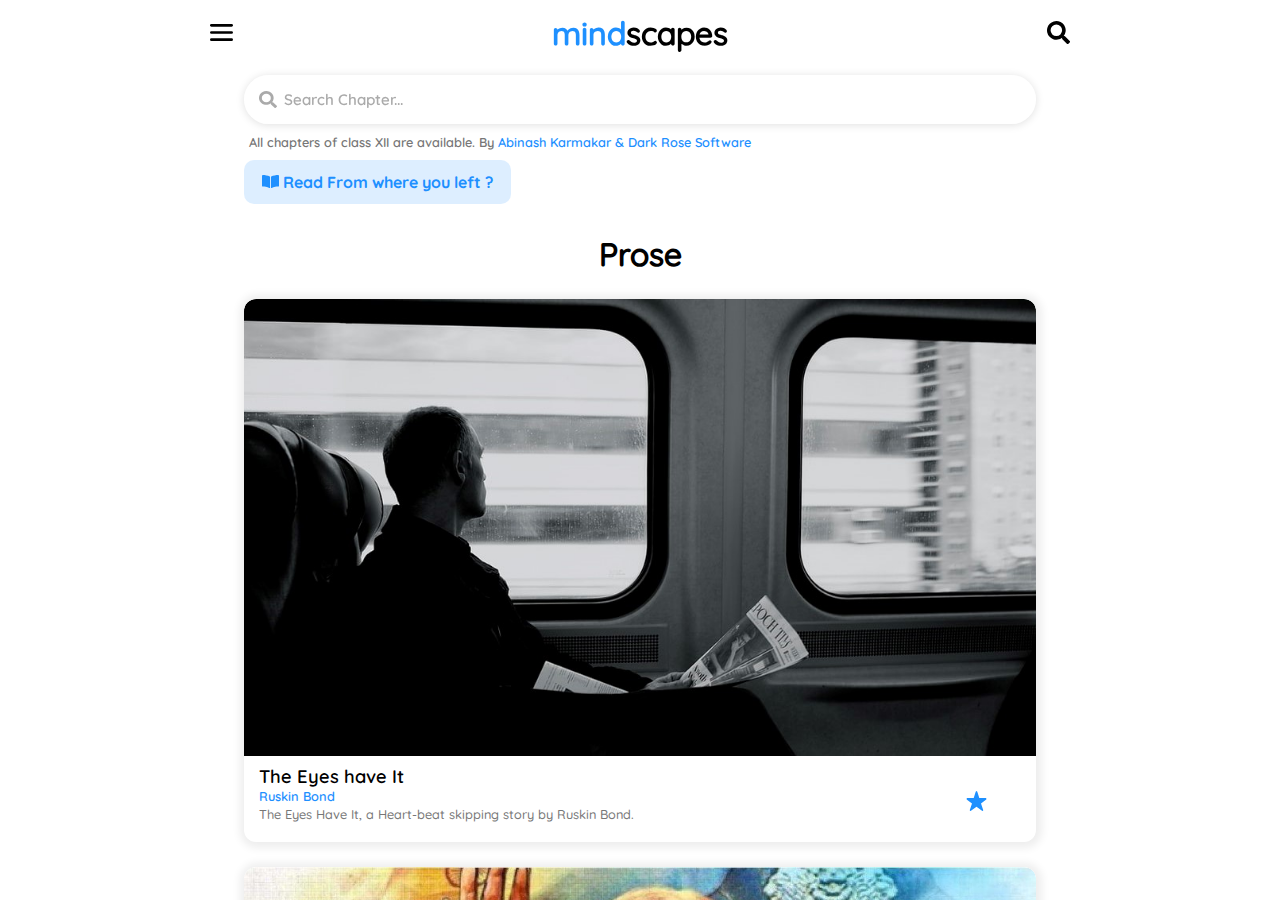
<file: index.html>
<!DOCTYPE html>
<html lang="en" onload="loaded()">
<head>
    <meta charset="UTF-8">
    <meta http-equiv="X-UA-Compatible" content="IE=edge">
    <meta name="viewport" content="width=device-width, initial-scale=1.0, user-scalable=no">
    <meta name="theme-color" content="#1e90ff">
    <link rel="stylesheet" href="common.css">
    <link rel="stylesheet" href="dark.css">
    <title>English XII</title>

<style>
*{
    margin: 0;
    padding: 0;
}
body{
    height: 100vh;
    width: 100vw;
    display: flex;
    justify-content: center;
    align-items: center;
}
iframe{
    height:100vh;
    width: 100vw;
    background-color: var(--main-theme-color);
    border: none;
    outline: none;
}

</style>
</head>
<body>
<iframe src="main.html" frameborder="0"></iframe>
<script src="common.js"></script>
<script src="dark.js"></script>

</body>
</html>
</file>
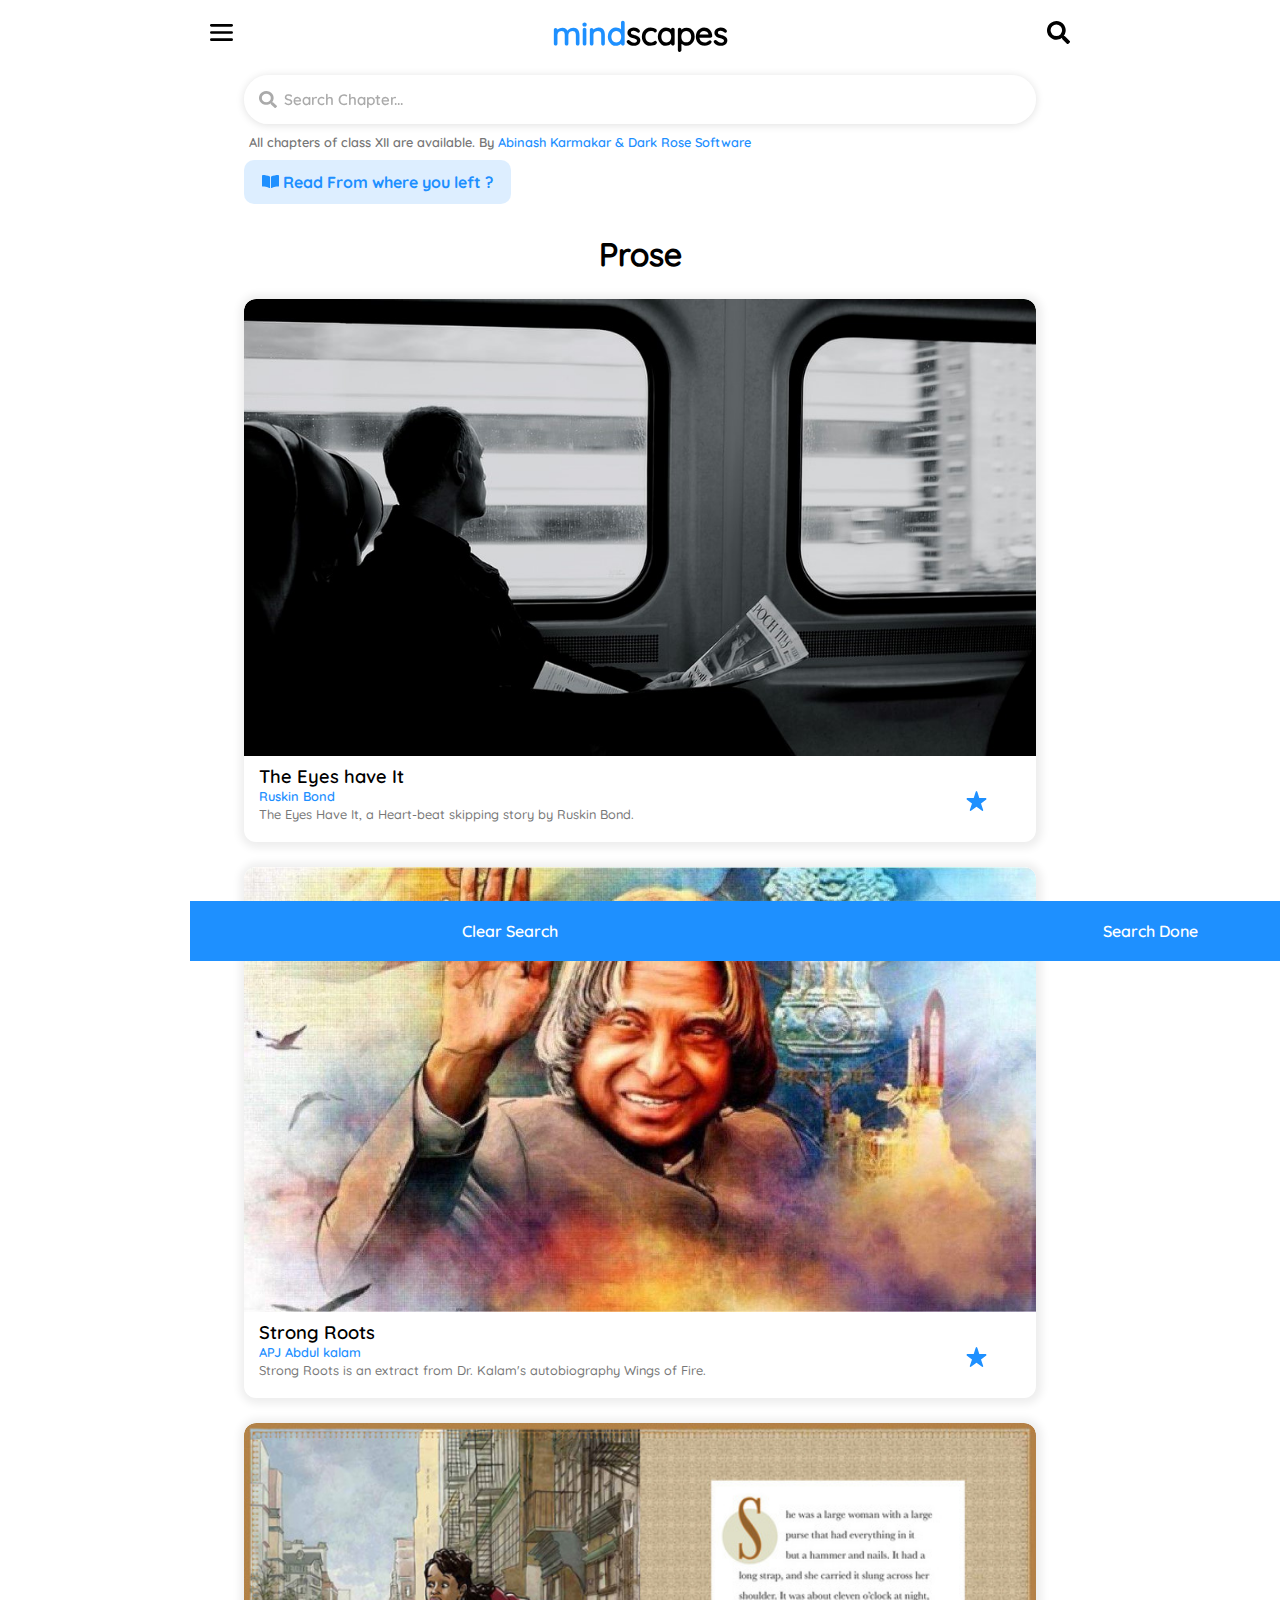
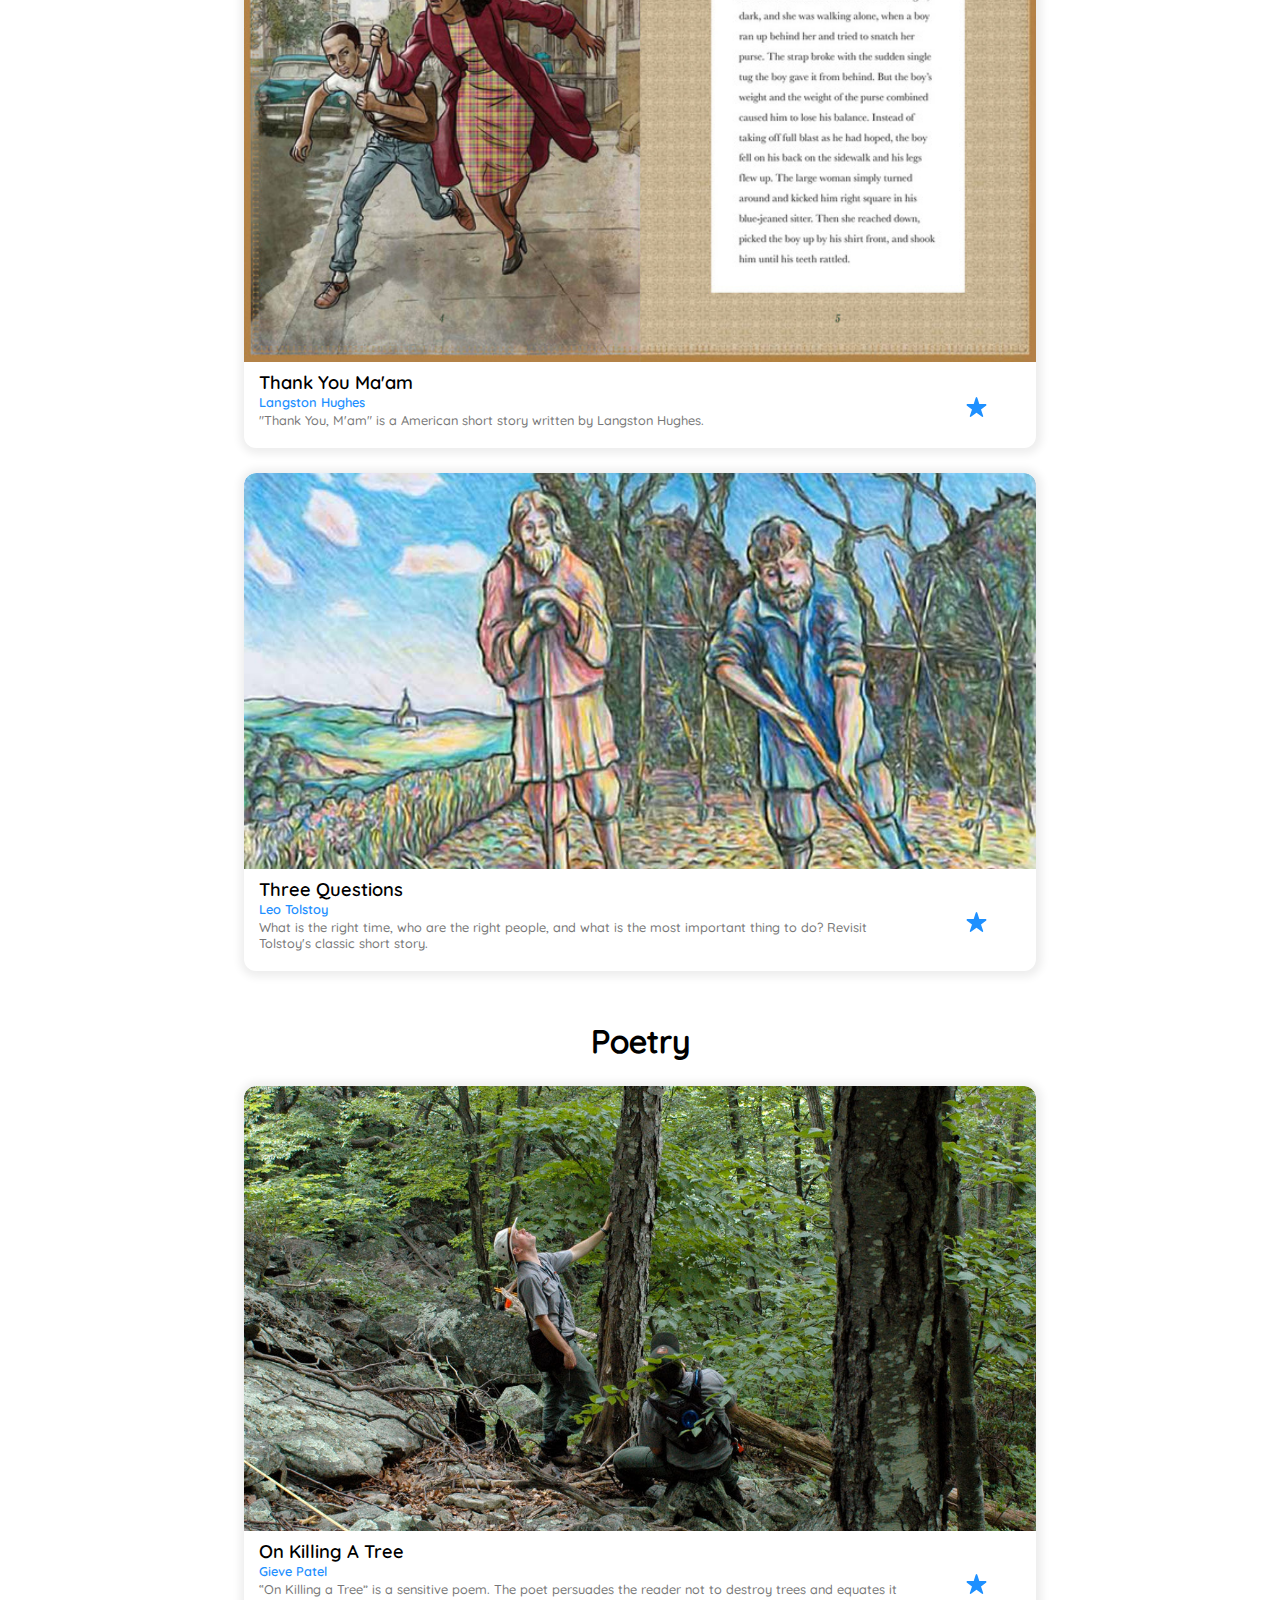
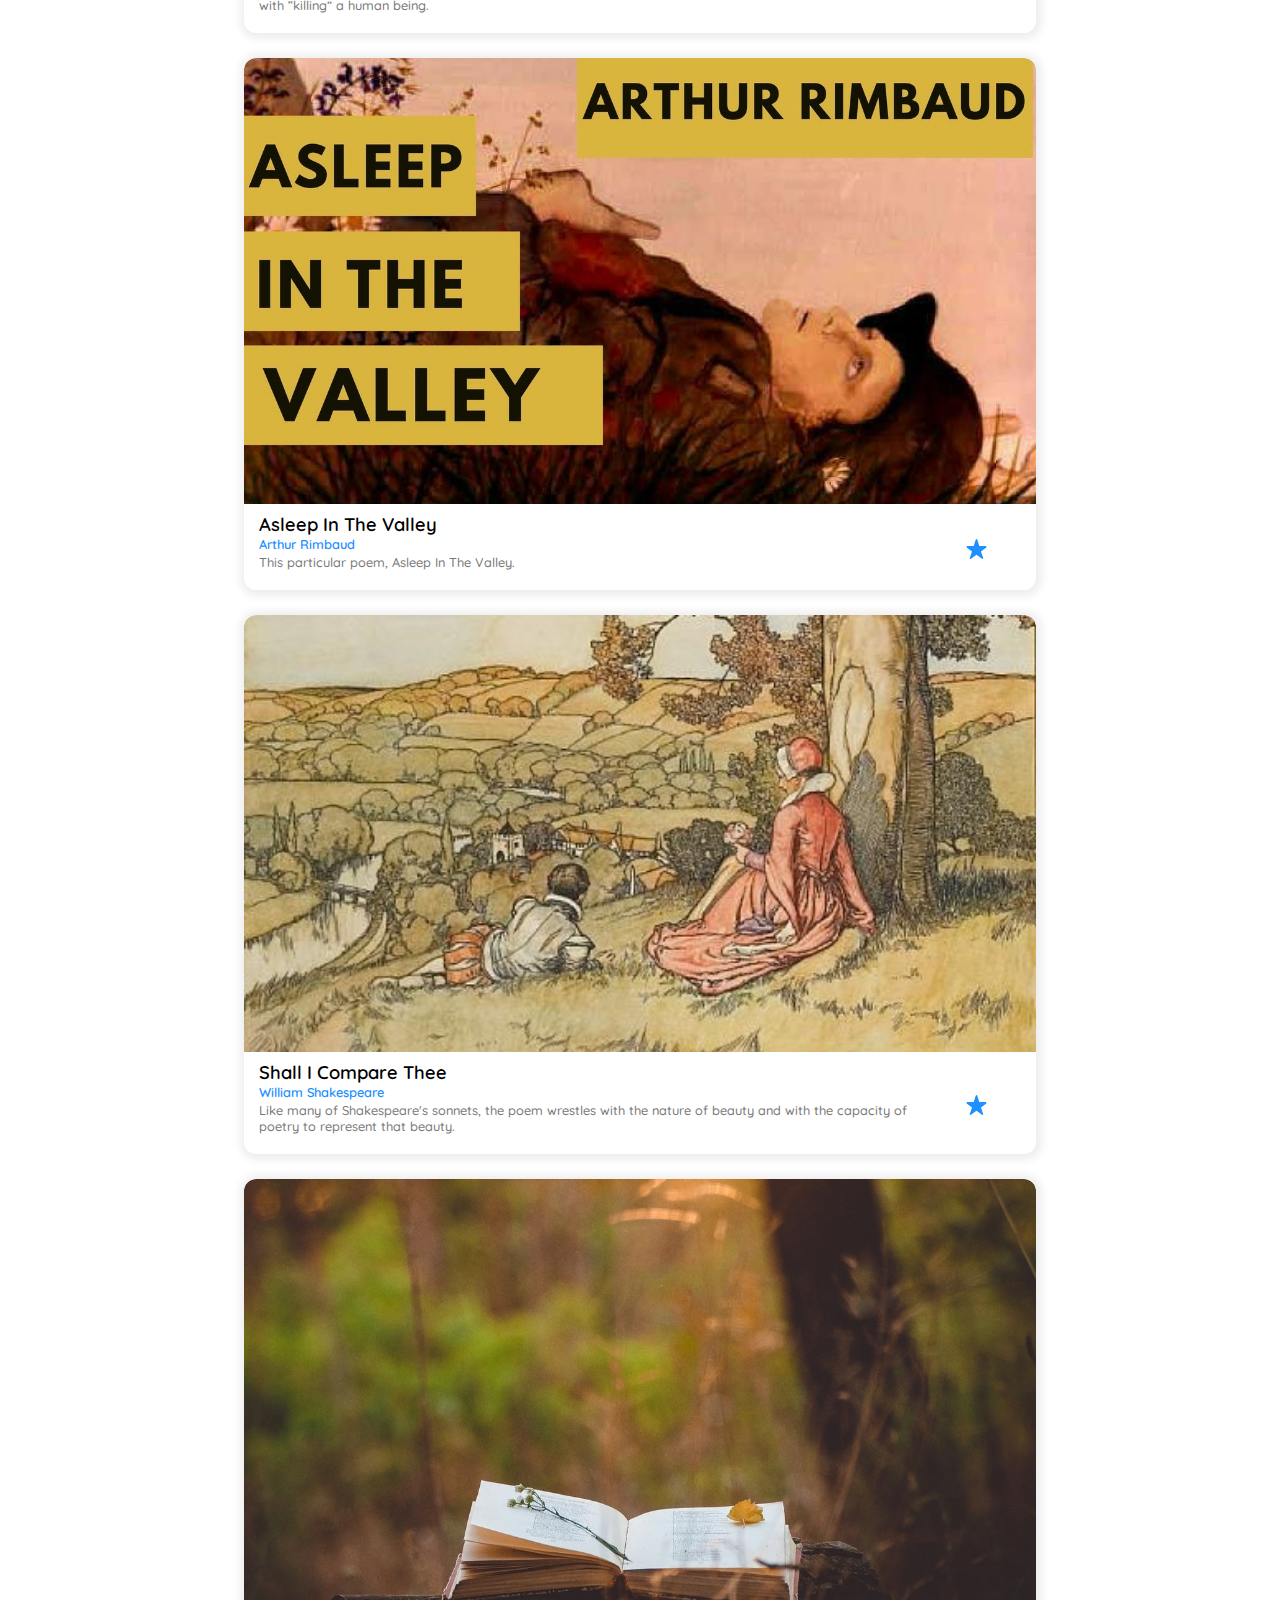
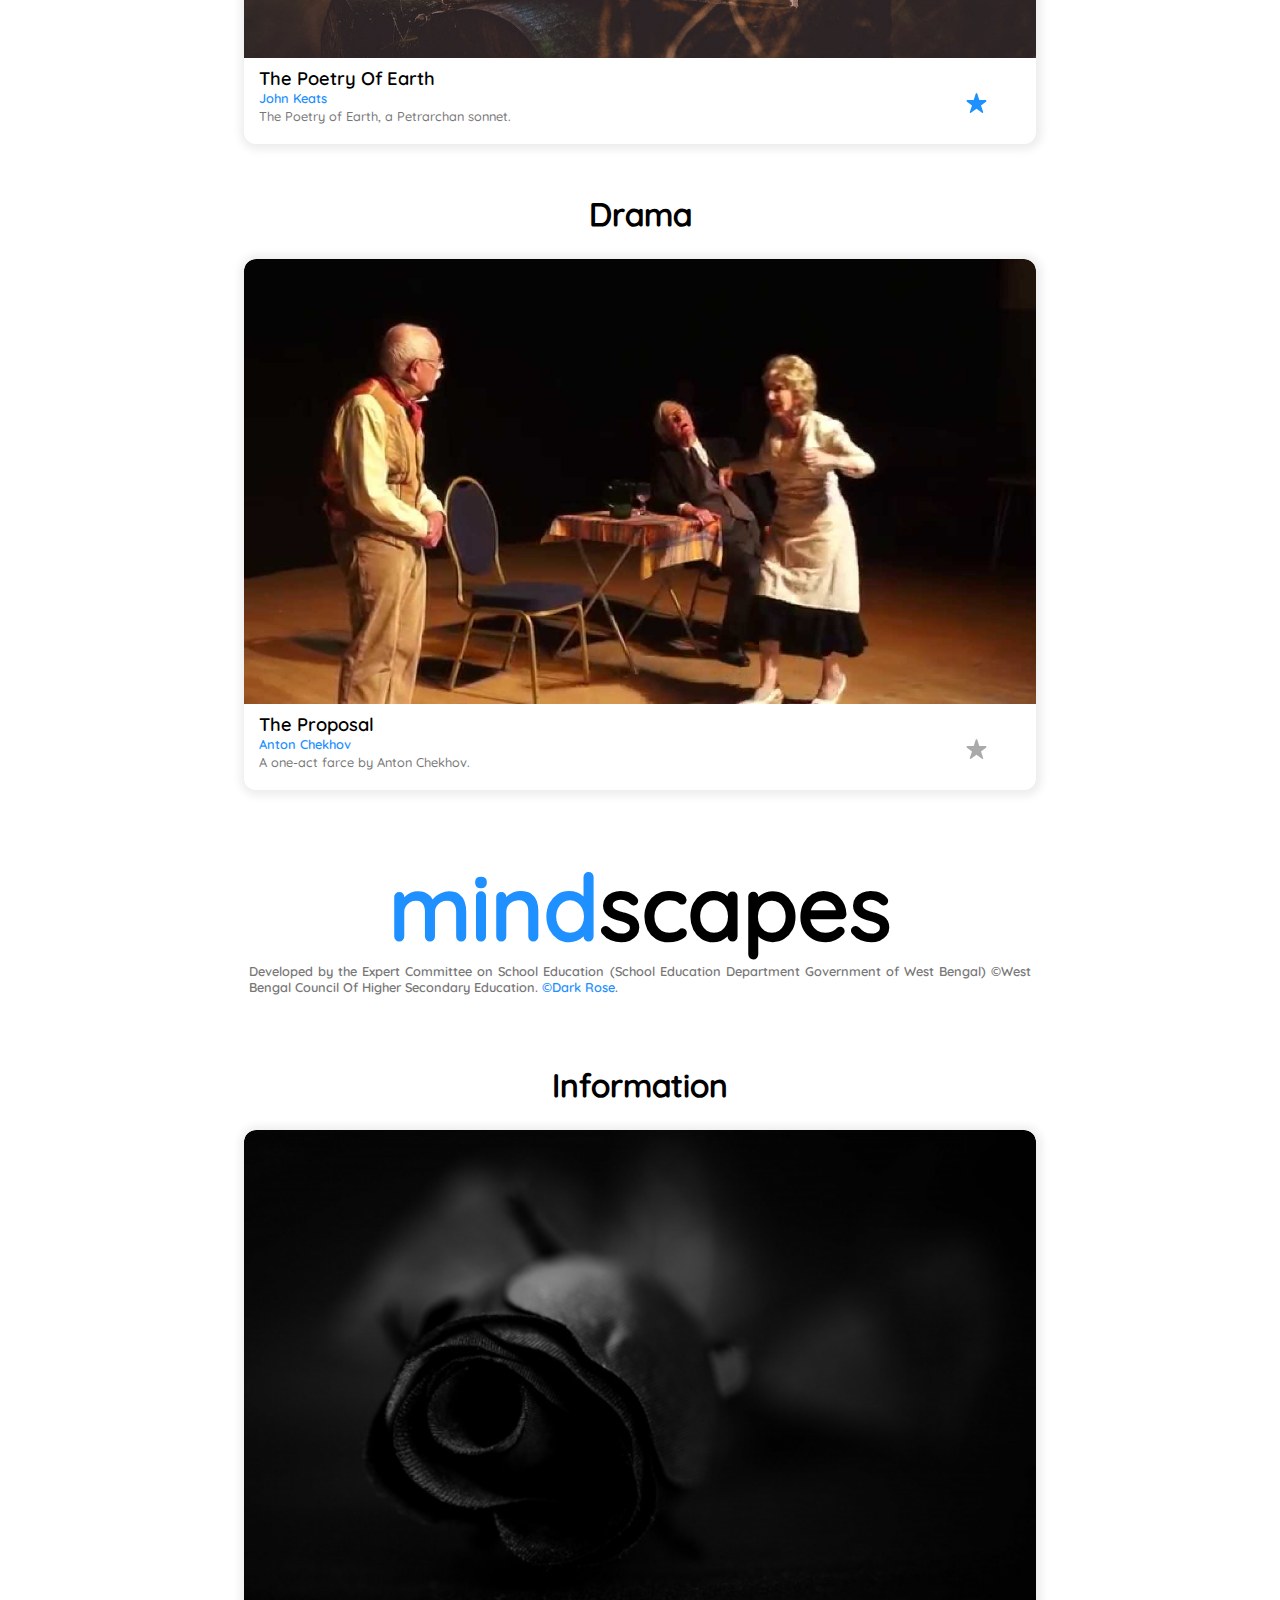
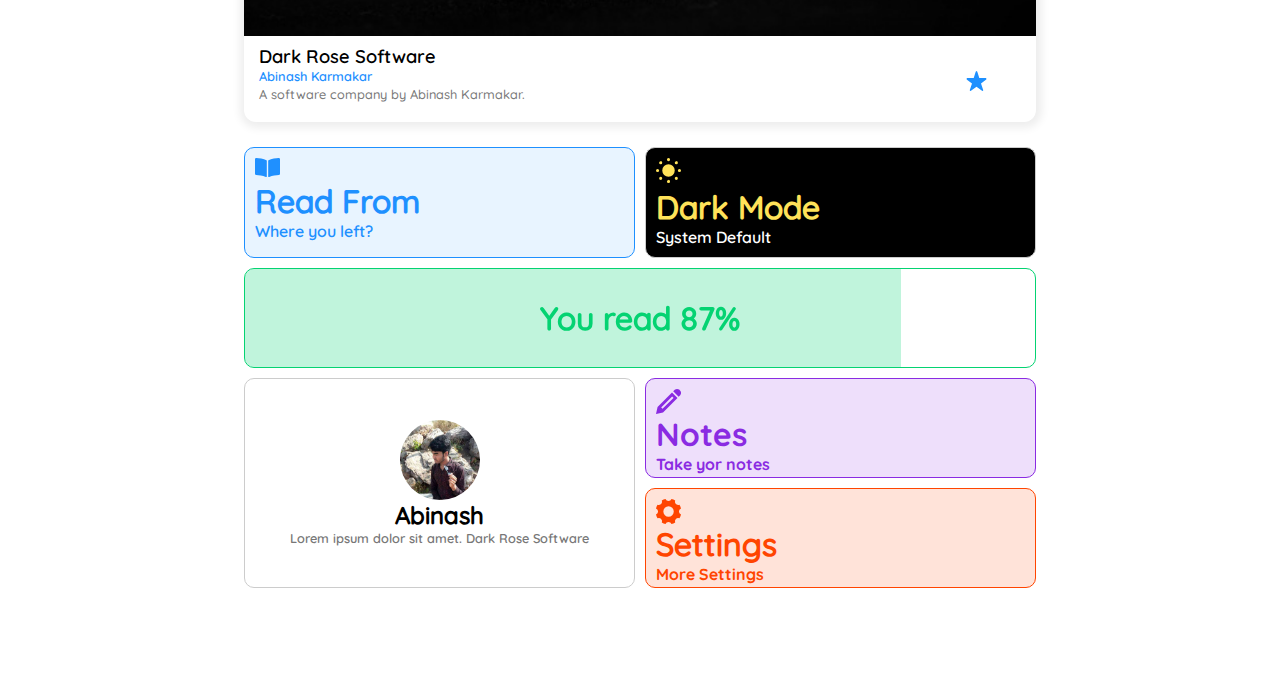
<file: main.html>
<!DOCTYPE html>
<html lang="en">
<head>
    <meta charset="UTF-8">
    <meta http-equiv="X-UA-Compatible" content="IE=edge">
    <meta name="viewport" content="width=device-width, initial-scale=1.0, user-scalable=no">
    
    <title>Document</title>
    <link rel="stylesheet" href="dark.css">
    <link rel="stylesheet" href="common.css">
    <link rel="stylesheet" href="main.css">
    <link rel="stylesheet" href="fonts.css">
    <link rel="stylesheet" href="grid.css">
</head>
<body>
<div class="main" id="main">
    <header>
        <img src="icons/more.svg" alt="more" onclick="$d.openPage('more.html','left',100);">
        <h1 class="press"><span style="color: var(--color);">mind</span>scapes</h1>
        <img src="icons/searchBlack.svg" alt="more" onclick="search()">
    </header>
    <section>
        <div class="search">
            <img src="icons/search.svg" alt="">
            <input type="search" placeholder="Search Chapter..." onblur="reverseSearch()" onfocus="search()">
        </div>
        <p class="littleText">All chapters of class XII are available. By <span style="color: var(--color);"></span><span style="color: var(--color);"><a href="#DarkRose">Abinash Karmakar & Dark Rose Software</a></span></p>
        <!-- <p class="littleText" style="text-align: center;"><span style="color: var(--color);">Dark Rose Software</span></p> -->
        <p class="link"> <img src="icons/book.svg" style="height: 13px;"> Read From where you left ?</p>
        
        <h1 class="heading center" style="margin-top:30px;">Prose</h1>
        <!--Books Are bellow-->

        <a href="#TheEyesHaveIt">
        <div class="bookCard" id="TheEyesHaveIt"  onclick="clicked(this)">
            <img src="images/theEyeshaveIt.jpg" alt="The Eyes Have IT">
            <div class="bottom">
                <div class="description">
                    <p class="title">The Eyes have It</p>
                    <p class="author">Ruskin Bond</p>
                    <p class="text"> The Eyes Have It, a Heart-beat skipping story by Ruskin Bond.</p>
                </div>
                <div class="reaction">
                    <img src="icons/star.svg" alt="">
                </div>
            </div>   
        </div>
        </a>

        <a href="#StrongRoots">
        <div class="bookCard" id="StrongRoots" onclick="clicked(this);">
            <img src="images/strongRoots.jpg" alt="Strong Roots">
            <div class="bottom">
                <div class="description">
                    <p class="title">Strong Roots</p>
                    <p class="author">APJ Abdul kalam</p>
                    <p class="text">Strong Roots is an extract from Dr. Kalam's autobiography Wings of Fire.</p>
                </div>
                <div class="reaction">
                    <img src="icons/star.svg" alt="">
                </div>
            </div>   
        </div>
        </a>
        <a href="#ThankYouMaam">
        <div class="bookCard" id="ThankYouMaam" name="Thank You Ma'am"  onclick="clicked(this);">
            <img src="images/thankYouMaam.jpg" alt="Thank You Ma'am">
            <div class="bottom">
                <div class="description">
                    <p class="title">Thank You Ma'am</p>
                    <p class="author">Langston Hughes</p>
                    <p class="text">"Thank You, M'am" is a American short story written by Langston Hughes.</p>
                </div>
                <div class="reaction">
                    <img src="icons/star.svg" alt="">
                </div>
            </div>   
        </div>
        </a>
        <a href="#ThreeQuestions">
        <div class="bookCard" id="ThreeQuestions" name="Three Questions" onclick="clicked(this);">
            <img src="images/threeQuestions.jpg" alt="Three Questions">
            <div class="bottom">
                <div class="description">
                    <p class="title">Three Questions</p>
                    <p class="author">Leo Tolstoy</p>
                    <p class="text">What is the right time, who are the right people, and what is the most important thing to do? Revisit Tolstoy's classic short story.</p>
                </div>
                <div class="reaction">
                    <img src="icons/star.svg" alt="">
                </div>
            </div>   
        </div>
        </a>

        <a href="#onKillingATree">
        <h1 class="heading center">Poetry</h1>
        <div class="bookCard" id="onKillingATree" name="On Killing A Tree"  onclick="clicked(this);">
            <img src="images/onKillingATree.jpg" alt="On Killing A Tree">
            <div class="bottom">
                <div class="description">
                    <p class="title">On Killing A Tree</p>
                    <p class="author">Gieve Patel</p>
                    <p class="text">“On Killing a Tree” is a sensitive poem. The poet persuades the reader not to destroy trees and equates it with “killing” a human being.</p>
                </div>
                <div class="reaction">
                    <img src="icons/star.svg" alt="">
                </div>
            </div>   
        </div>
        </a>
        <a href="#AsleepInTheValley">
        <div class="bookCard" id="AsleepInTheValley" name="Asleep In The Valley"  onclick="clicked(this);">
            <img src="images/asleepInTheValley.jpg" alt="Asleep In The Valley">
            <div class="bottom">
                <div class="description">
                    <p class="title">Asleep In The Valley</p>
                    <p class="author">Arthur Rimbaud</p>
                    <p class="text">This particular poem, Asleep In The Valley.</p>
                </div>
                <div class="reaction">
                    <img src="icons/star.svg" alt="">
                </div>
            </div>   
        </div>
        </a>
        <a href="#ShallICompareThee">
        <div class="bookCard" id="ShallICompareThee" name="Shall I Compare Thee" onclick="clicked(this);">
            <img src="images/shallICompareThee.jpg" alt="Shall I Compare Thee">
            <div class="bottom">
                <div class="description">
                    <p class="title">Shall I Compare Thee</p>
                    <p class="author">William Shakespeare</p>
                    <p class="text">Like many of Shakespeare's sonnets, the poem wrestles with the nature of beauty and with the capacity of poetry to represent that beauty.</p>
                </div>
                <div class="reaction">
                    <img src="icons/star.svg" alt="">
                </div>
            </div>   
        </div>    
        </a>
        <a href="#ThePoetryOfEarth">
        <div class="bookCard" id="ThePoetryOfEarth" name="The Poetry OF Earth"  onclick="clicked(this);">
            <img src="images/poerryOfEarth.jpg" alt="The Poetry OF Earth">
            <div class="bottom">
                <div class="description">
                    <p class="title">The Poetry Of Earth</p>
                    <p class="author">John Keats</p>
                    <p class="text">The Poetry of Earth, a Petrarchan sonnet.</p>
                </div>
                <div class="reaction">
                    <img src="icons/star.svg" alt="">
                </div>
            </div>   
        </div>  
        </a>  

        <a href="#TheProposal">
        <h1 class="heading center">Drama</h1>
        <div class="bookCard" id="TheProposal" name="The Proposal" onclick="clicked(this);">
            <img src="images/theProposal.jpg" alt="The Proposal">
            <div class="bottom">
                <div class="description">
                    <p class="title">The Proposal</p>
                    <p class="author">Anton Chekhov</p>
                    <p class="text">A one-act farce by Anton Chekhov.</p>
                </div>
                <div class="reaction">
                    <img src="icons/starNo.svg" alt="Star">
                </div>
            </div>
        </div>
        </a>
        <h1 class="appName center"><span style="color: var(--color);">mind</span>scapes</h1>

        <p class="littleText">Developed by the Expert Committee on School Education (School Education Department Government of West Bengal) &#169West Bengal Council Of Higher Secondary Education. <a href="#DarkRose">&#169Dark Rose</a>.</p>
        <br>
        
        <h1 class="heading center">Information</h1>

        <a href="#DarkRose">
        <div class="bookCard" id="DarkRose" name="Dark Rose" onclick="clicked(this);">
            <img src="images/rose.jpg" alt="The Proposal">
            <div class="bottom">
                <div class="description">
                    <p class="title">Dark Rose Software</p>
                    <p class="author">Abinash Karmakar</p>
                    <p class="text">A software company by Abinash Karmakar.</p>
                </div>
                <div class="reaction">
                    <img src="icons/star.svg" alt="Star">
                </div>
            </div>
        </div>
        </a>
        




        <div class="nav">
            <p class="center press">Clear Search</p>
            <p class="center press">Search Done</p>
        </div>

        <div class="grid two">
            <div class="left b press" id="readLeft">
                <img src="icons/book.svg" alt="">
                <h1>Read From</h1>
                <p>Where you left?</p>
            </div>
            <div class="right b press" id="darkSwitch">
                <img src="icons/sun.svg" alt="">
                <h1>Dark Mode</h1>
                <p>System Default</p>
            </div>
        </div>

        <div class="grid one b press" id="readStatus">
            <div class="container"></div>
            <h1>You read 87%</h1>
        </div>

        <div class="grid three">
            <div class="left b press" id="profile">
                <img src="images/cover.png" alt="Abinash">
                <h1 class="name center">Abinash</h1>
                <p class="text">Lorem ipsum dolor sit amet. Dark Rose Software</p>
            </div>
            <div class="right ">
                <div class="top press b" id="note">
                    <img src="icons/pencil.svg" alt="">
                    <h1>Notes</h1>
                    <p>Take yor notes</p>
                </div>
                <div class="bottom b press" id="setting">
                    <img src="icons/setting.svg">
                    <h1>Settings</h1>
                    <p>More Settings</p>
                </div>
            </div>
        </div>

    </section>

    
</div>

<script src="window.js"></script>
<script src="dark.js"></script>
<script src="common.js"></script>
<script src="main.js"></script>
</body>
</html>
</html>
</file>
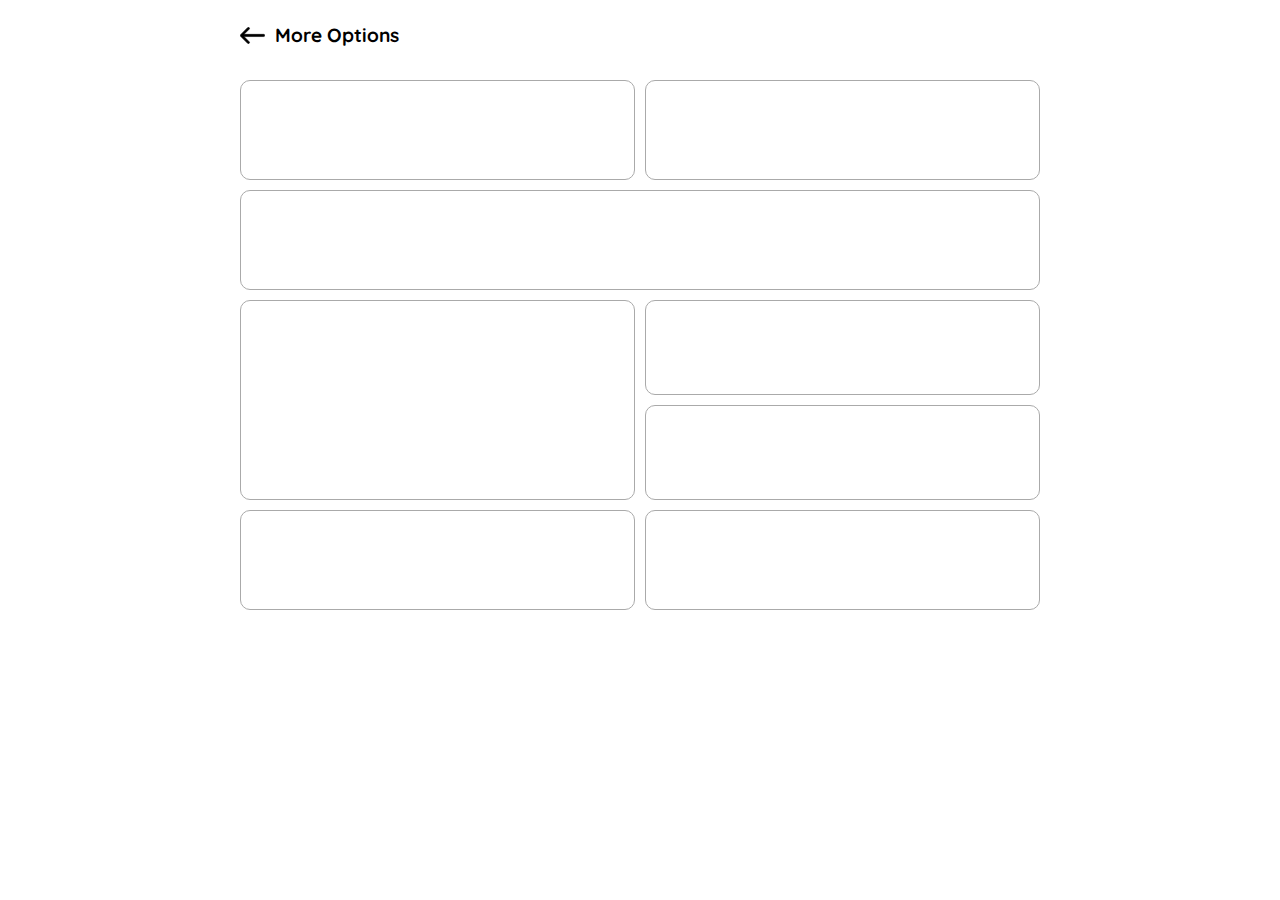
<file: more.html>
<!DOCTYPE html>
<html lang="en">
<head>
    <meta charset="UTF-8">
    <meta http-equiv="X-UA-Compatible" content="IE=edge">
    <meta name="viewport" content="width=device-width, initial-scale=1.0">
    <link rel="stylesheet" href="common.css">
    <link rel="stylesheet" href="dark.css"">
    <link rel="stylesheet" href="more.css">
    <link rel="stylesheet" href="fonts.css">
    <title>More</title>
</head>
<body>
<div class="main">
    <header>
        <img src="icons/back.svg" alt="back" class="pressS" onclick="$d.openPage('back','right')">
        <p class="pressS">More Options</p>
    </header>
    <div class="twoDiv">
        <div class="left b press">

        </div>
        <div class="right b press">
        </div>
    </div>
    
    <div class="oneDiv b press">
    </div>

    <div class="threeDiv">
        <div class="left b press">

        </div>
        <div class="right">
            <div class="top b press">

            </div>
            <div class="bottom b press">

            </div>
        </div>
    </div>
    <div class="twoDiv">
        <div class="left b press">

        </div>
        <div class="right b press">
        </div>
    </div>
    


</div>

</body>
<script src="common.js"></script>
<script src="dark.js"></script>
<script src="window.js"></script>
</html>
</file>
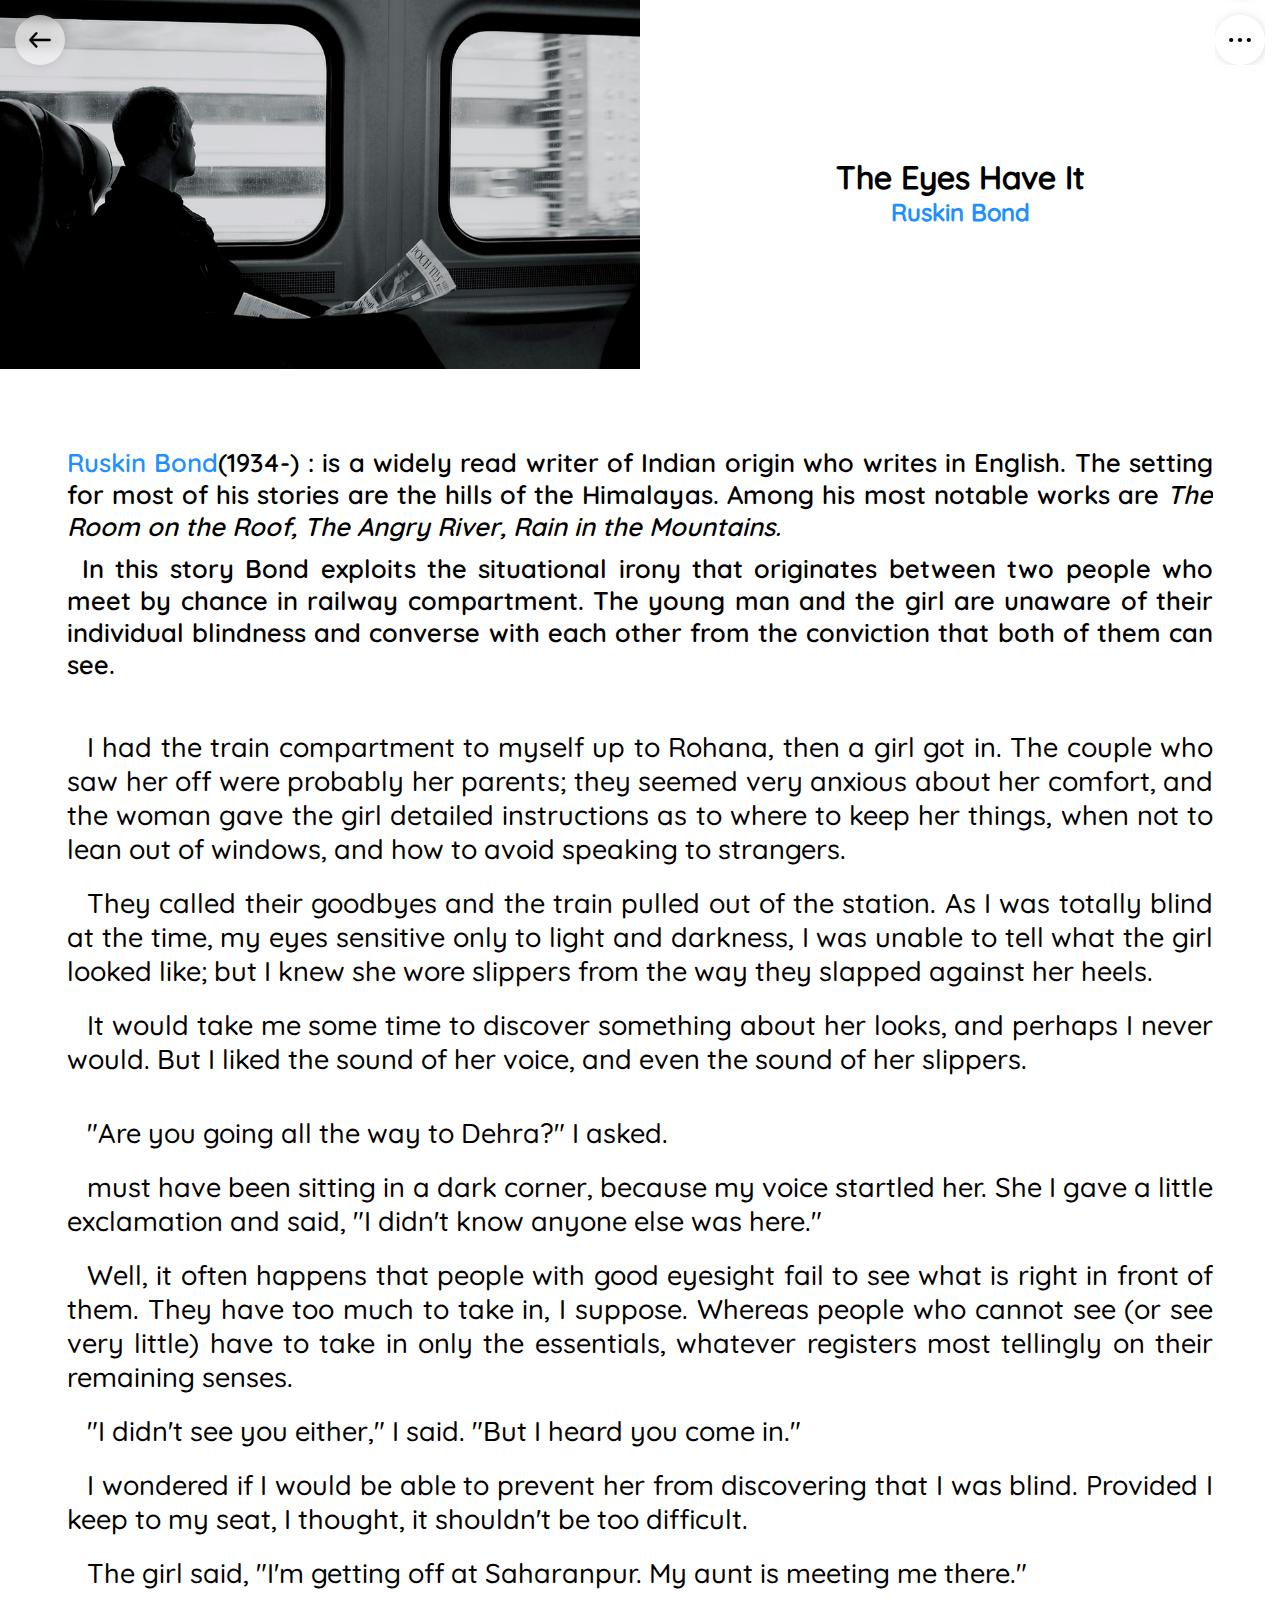
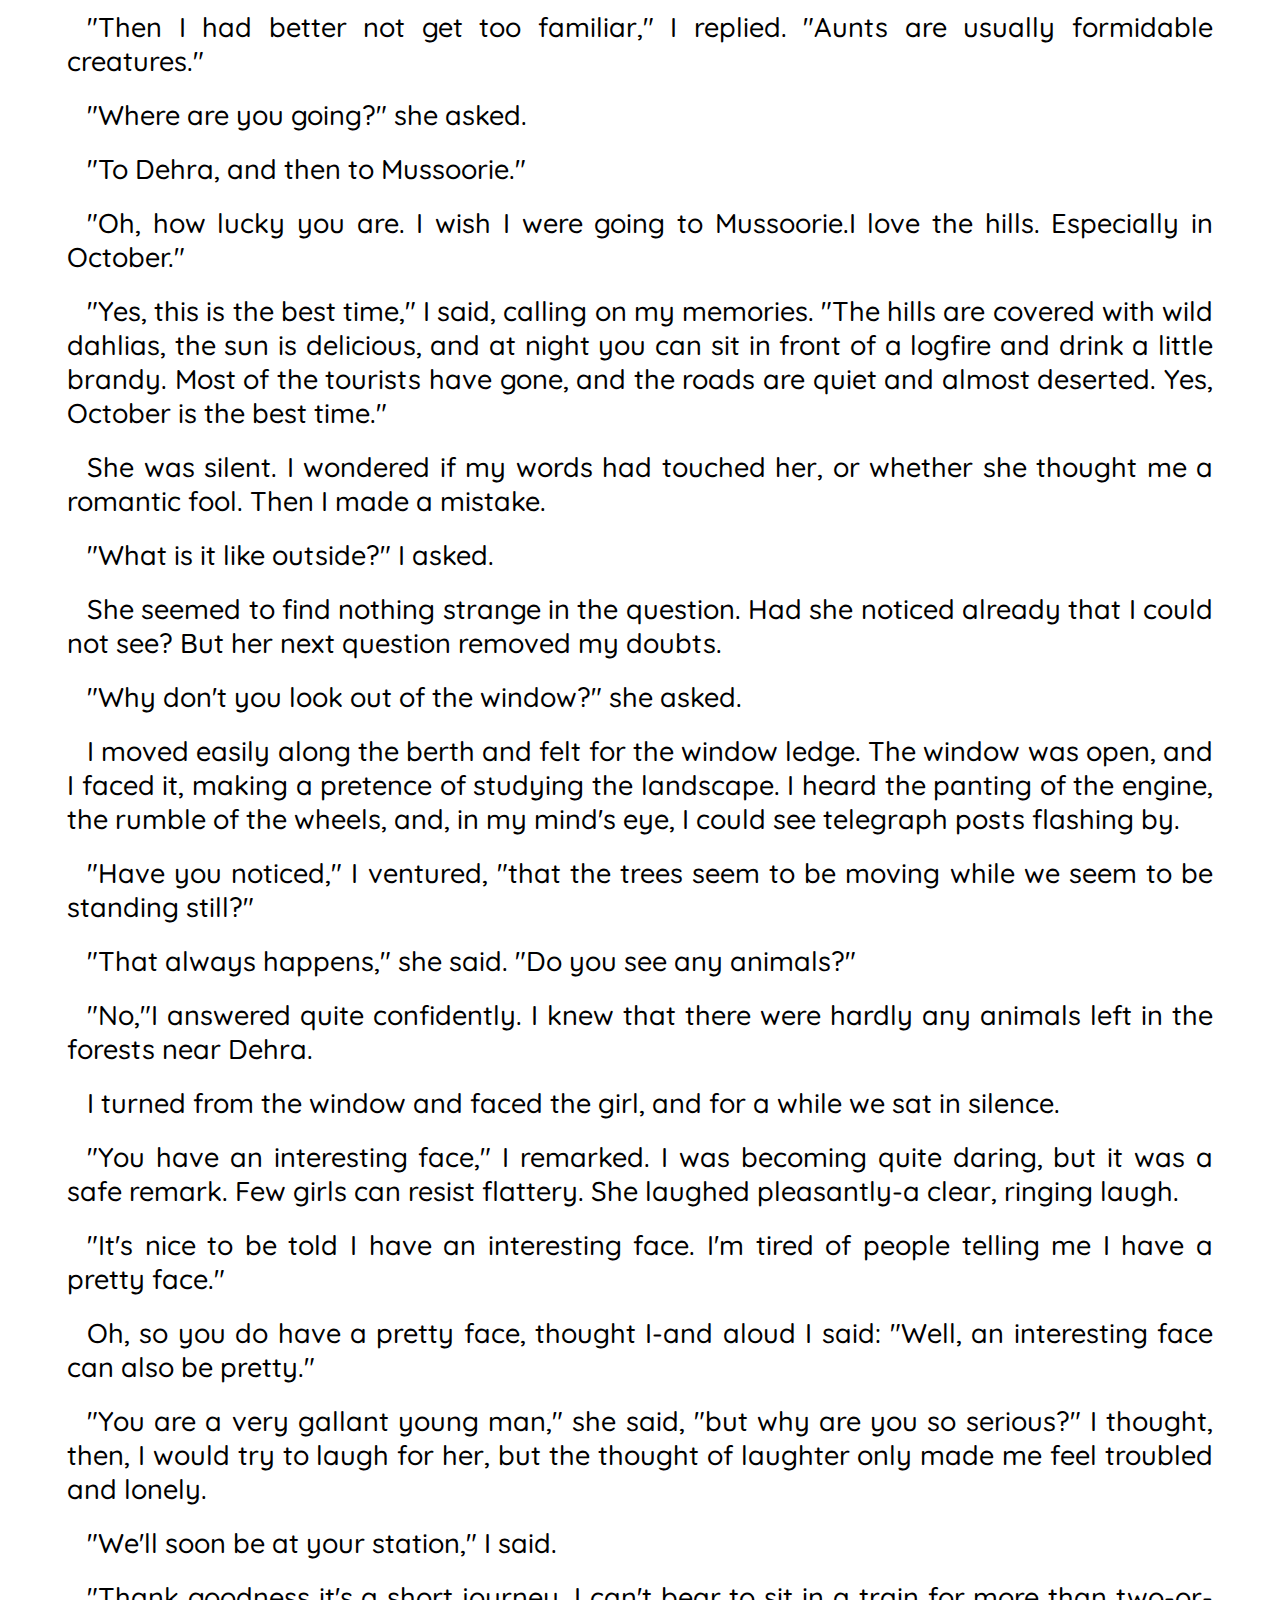
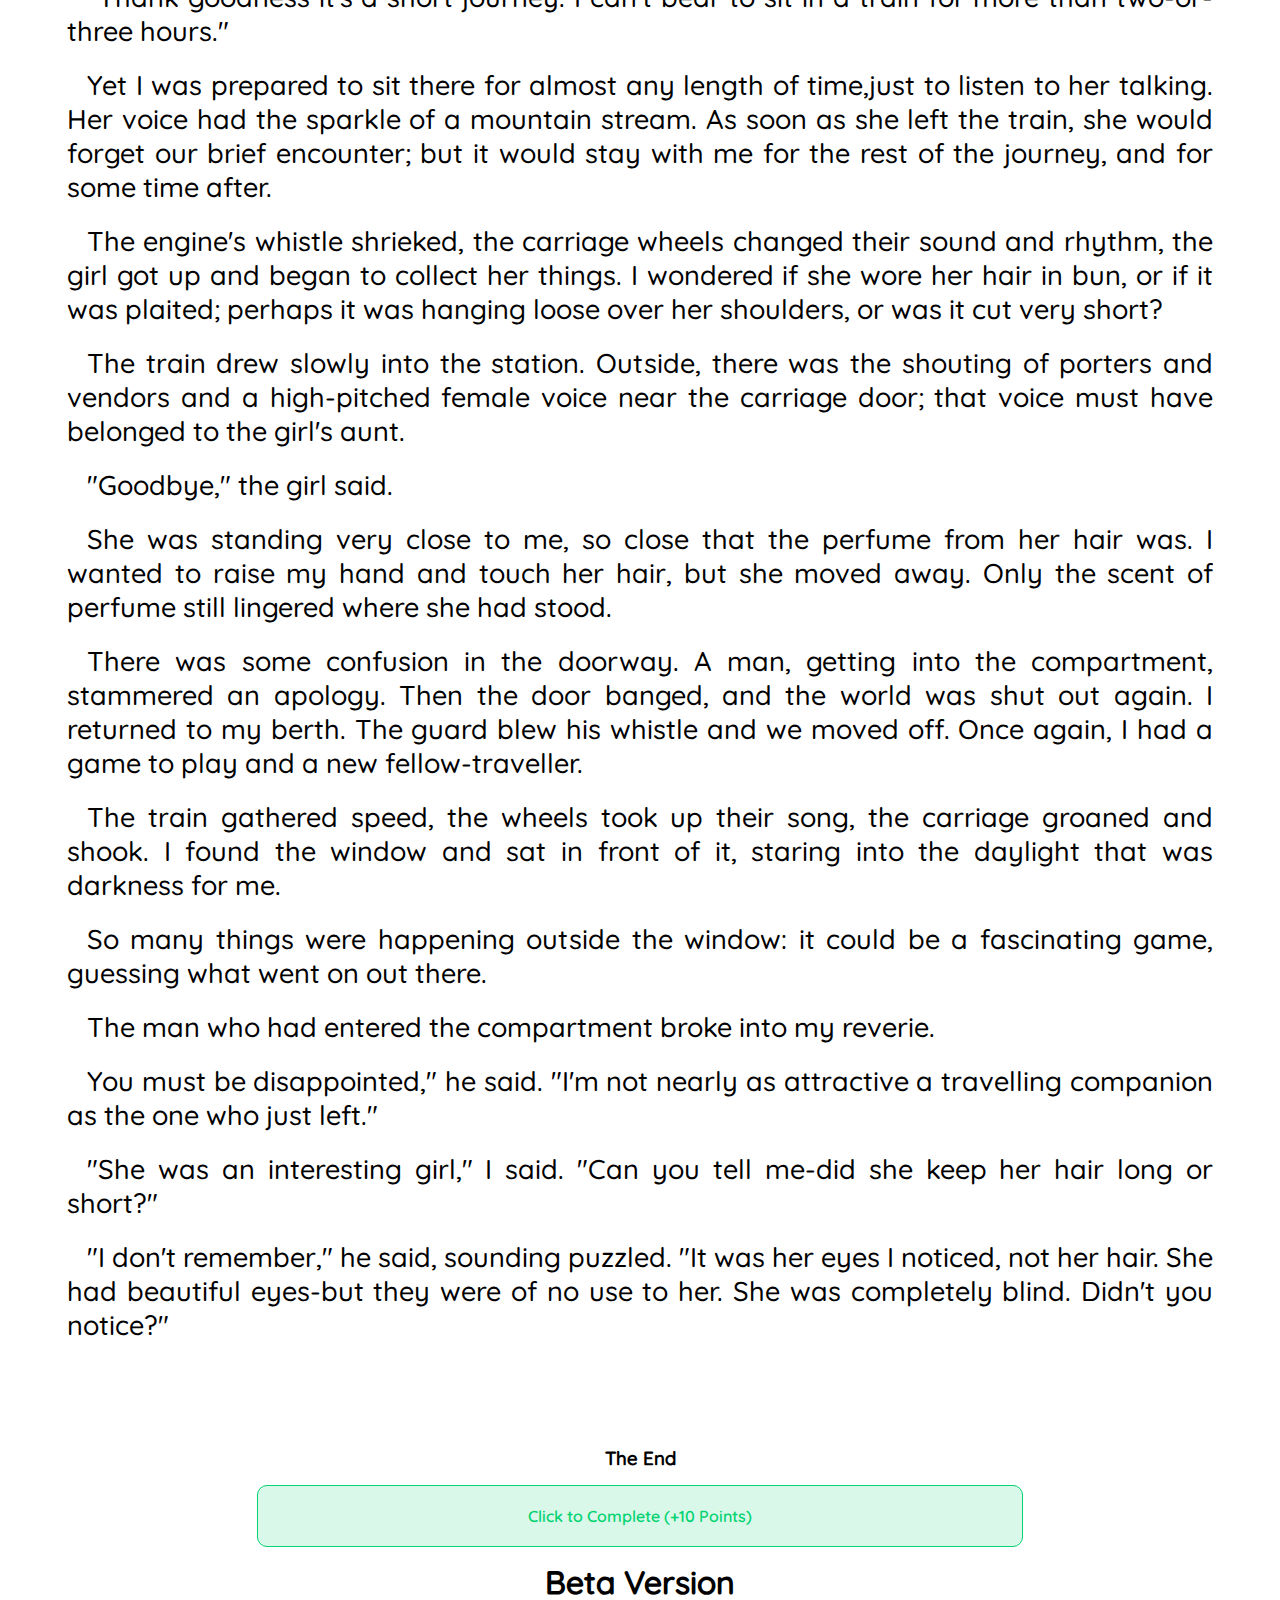
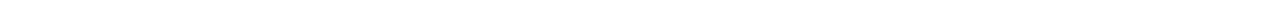
<file: read.html>
<!DOCTYPE html>
<html lang="en">
<head>
    <meta charset="UTF-8">
    <meta http-equiv="X-UA-Compatible" content="IE=edge">
    <meta name="viewport" content="width=device-width, initial-scale=1.0">
    <title>Document</title>
    <link rel="stylesheet" href="common.css">
    <link rel="stylesheet" href="read.css">
    <link rel="stylesheet" href="fonts.css">
    <script src="jquery.js"></script>

</head>
<body>
<div class="main ">

    <header>
        <div class="backDiv pressS" onclick="$d.openPage('back');">
            <img src="icons/back.svg" alt="back" >
        </div>

        <div class="optionsDiv" id="options">
            <div class="option pressS cursorPoint" onclick="switchFullScreen()">
                <img src="icons/fullscreenOn.svg" alt="More" style="width: 30%;" id="fullscreen">
            </div>

            <div class="option pressS cursorPoint">
                <img src="icons/starBlack.svg" alt="More">
            </div>

            <div class="option pressS cursorPoint">
                <img src="icons/language.svg" alt="More">
            </div>
            
            <div class="option pressS cursorPoint" onclick="openFontSettingWindow()">
                <h3 style="font-size:25px;">A</h3>
            </div>
            <div class="option pressS cursorPoint">
                <img src="icons/pencilBlack.svg" alt="More">
            </div>
            <div class="option pressS cursorPoint" onclick="readingMode()">
                <img src="icons/eye.svg" alt="More">
            </div>
            <div class="option pressS cursorPoint" onclick="switchDarkThemeRead()">
                <img src="icons/sunBlack.svg" alt="More" >
            </div>
            <div class="option pressS cursorPoint" onclick="clickedMore()">
                <img src="icons/3dot.svg" alt="More" id="more">
            </div>
        </div>

        <img src="images/theEyeshaveIt.jpg" alt="Chapter image" class="firstImage press">
        <div class="desc">
            <h1 class="heading press">The Eyes Have It</h1>
            <h2 class="center author press">Ruskin Bond</h2>
        </div>
    </header>

    <div class="textDiv" onclick="clickedMore()">








        <p class="authDetail"> <span style="color:var(--color);">Ruskin Bond</span>(1934-) : is a widely read writer of Indian origin who writes in English. The setting for most of his stories are the hills of the Himalayas. Among his most notable works are <i>The Room on the Roof, The Angry River, Rain in the Mountains.</i></p>
        <p class="authDetail" style="text-indent: 15px;">In this story Bond exploits the situational irony that originates between two people who meet by chance in railway compartment. The young man and the girl are unaware of their individual blindness and converse with each other from the conviction that both of them can see.</p>
        
        <br>

        <div class="mainText">
            <p class="text">I had the train compartment to myself up to Rohana, then a girl got in. The couple who saw her off were probably her parents; they seemed very anxious about her comfort, and the woman gave the girl detailed instructions as to where to keep her things, when not to lean out of windows, and how to avoid speaking to strangers.
            <p class="text">They called their goodbyes and the train pulled out of the station. As I was totally blind at the time, my eyes sensitive only to light and darkness, I was unable to tell what the girl looked like; but I knew she wore slippers from the way they slapped against her heels.</p>
            <p class="text">It would take me some time to discover something about her looks, and perhaps I never would. But I liked the sound of her voice, and even the sound of her slippers.</p></p>
            <p class="text">"Are you going all the way to Dehra?" I asked.</p>
            <p class="text">must have been sitting in a dark corner, because my voice startled her. She I gave a little exclamation and said, "I didn't know anyone else was here."</p>
            <p class="text">Well, it often happens that people with good eyesight fail to see what is right in front of them. They have too much to take in, I suppose. Whereas people who cannot see (or see very little) have to take in only the essentials, whatever registers most tellingly on their remaining senses.</p>

            <p class="text">"I didn't see you either," I said. "But I heard you come in."</p>
            <p class="text">I wondered if I would be able to prevent her from discovering that I was blind. Provided I keep to my seat, I thought, it shouldn't be too difficult.</p>
            <p class="text">The girl said, "I'm getting off at Saharanpur. My aunt is meeting me there."</p>
            <p class="text">"Then I had better not get too familiar," I replied. "Aunts are usually formidable creatures."</p>
            <p class="text">"Where are you going?" she asked.</p>
            <p class="text">"To Dehra, and then to Mussoorie."</p>
            <p class="text">"Oh, how lucky you are. I wish I were going to Mussoorie.I love the hills. Especially in October."</p>            
            <p class="text">"Yes, this is the best time," I said, calling on my memories. "The hills are covered with wild dahlias, the sun is delicious, and at night you can sit in front of a logfire and drink a little brandy. Most of the tourists have gone, and the roads are quiet and almost deserted. Yes, October is the best time."</p>
            <p class="text">She was silent. I wondered if my words had touched her, or whether she thought me a romantic fool. Then I made a mistake.</p>

            <p class="text">"What is it like outside?" I asked.</p>
            <p class="text">She seemed to find nothing strange in the question. Had she noticed already that I could not see? But her next question removed my doubts.</p>
            <p class="text">"Why don't you look out of the window?" she asked.</p>
            <p class="text">I moved easily along the berth and felt for the window ledge. The window was open, and I faced it, making a pretence of studying the landscape. I heard the panting of the engine, the rumble of the wheels, and, in my mind's eye, I could see telegraph posts flashing by.</p>
            <p class="text">"Have you noticed," I ventured, "that the trees seem to be moving while we seem to be standing still?"</p>
            <p class="text">"That always happens," she said. "Do you see any animals?"</p>

            <p class="text">"No,"I answered quite confidently. I knew that there were hardly any animals left in the forests near Dehra.</p>
            <p class="text">I turned from the window and faced the girl, and for a while we sat in silence.</p>
            <p class="text">"You have an interesting face," I remarked. I was becoming quite daring, but it was a safe remark. Few girls can resist flattery. She laughed pleasantly-a clear, ringing laugh.</p>
            <p class="text">"It's nice to be told I have an interesting face. I'm tired of people telling me I have a pretty face."</p>
            <p class="text">Oh, so you do have a pretty face, thought I-and aloud I said: "Well, an interesting face can also be pretty."</p>
            <p class="text">"You are a very gallant young man," she said, "but why are you so serious?" I thought, then, I would try to laugh for her, but the thought of laughter only made me feel troubled and lonely.</p>
            <p class="text">"We'll soon be at your station," I said.</p>

            <p class="text">"Thank goodness it's a short journey. I can't bear to sit in a train for more than two-or-three hours."</p>
            <p class="text">Yet I was prepared to sit there for almost any length of time,just to listen to her talking. Her voice had the sparkle of a mountain stream. As soon as she left the train, she would forget our brief encounter; but it would stay with me for the rest of the journey, and for some time after.</p>
            <p class="text">The engine's whistle shrieked, the carriage wheels changed their sound and rhythm, the girl got up and began to collect her things. I wondered if she wore her hair in bun, or if it was plaited; perhaps it was hanging loose over her shoulders, or was it cut very short?</p>
            <p class="text">The train drew slowly into the station. Outside, there was the shouting of porters and vendors and a high-pitched female voice near the carriage door; that voice must have belonged to the girl's aunt.</p>
            <p class="text">"Goodbye," the girl said.</p>

            <p class="text">She was standing very close to me, so close that the perfume from her hair was. I wanted to raise my hand and touch her hair, but she moved away. Only the scent of perfume still lingered where she had stood.</p>
            <p class="text">There was some confusion in the doorway. A man, getting into the compartment, stammered an apology. Then the door banged, and the world was shut out again. I returned to my berth. The guard blew his whistle and we moved off. Once again, I had a game to play and a new fellow-traveller.</p>
            <p class="text">The train gathered speed, the wheels took up their song, the carriage groaned and shook. I found the window and sat in front of it, staring into the daylight that was darkness for me.</p>
            <p class="text">So many things were happening outside the window: it could be a fascinating game, guessing what went on out there.</p>
            <p class="text">The man who had entered the compartment broke into my reverie.</p>
            <p class="text">You must be disappointed," he said. "I'm not nearly as attractive a travelling companion as the one who just left."</p>
            <p class="text">"She was an interesting girl," I said. "Can you tell me-did she keep her hair long or short?"</p>
            <p class="text">"I don't remember," he said, sounding puzzled. "It was her eyes I noticed, not her hair. She had beautiful eyes-but they were of no use to her. She was completely blind. Didn't you notice?"</p>
        </div>
    </div>
    <footer>
        <h3 class="center">The End</h3>
        <div class="done press b" style="border-color:rgb(4, 211, 114);">
            <p>Click to Complete (+10 Points)</p>
        </div>
        <!--div class="twoDiv">
            <div class="left b press aGrid" style="border-color: var(--color);color: var(--color);background-color:rgba(31, 143, 255, 0.15);">
                <h1>M.C.Q.</h1>
                <p>Coming Soon</p>
            </div>
            <div class="right b press aGrid" style="border-color: orangered;color:orangered;background-color:rgba(255, 68, 0, 0.15);">
                <h1>S.A.Q.</h1>
                <p>Coming Soon</p>
            </div>
        </div>
        
        <div class="oneDiv b press aGrid" style="border-color: rgb(4, 211, 114);color: rgb(4, 211, 114);background-color: rgba(4, 211, 114,0.15);">
            <h1>Quiz (100 MCQ)</h1>
            <p>Coming Soon || Complete quiz and get 150 points</p>
        </div>
    
        <div class="threeDiv">
            <div class="left b press aGrid" >
                <img src="images/ruskinBond.jpg" alt="Author Name" style="border-radius: 5px;">
                <h2 style="font-size: 1em;margin-top: 5px;" class="center">Ruskin Bond</h2>
            </div>
            <div class="right">
                <div class="top b press aGrid" style="color:brown;border-color: brown; background-color: rgba(222, 184, 135, 0.2);">
                    <h1>L.A.Q</h1>
                    <p>Coming soon</p>
                </div>
                <div class="bottom b press aGrid" style="border-color: rgb(4, 211, 114);color: rgb(4, 211, 114);background-color: rgba(4, 211, 114,0.15);">
                    
                </div>
            </div>
        </div>
        <div class="twoDiv">
            <div class="left b press aGrid" style="border-color: deeppink;background-color: rgba(255, 20, 145, 0.1);color: deeppink;">
                <h1>L.A.Q</h1>
                <p>Coming soon</p>
            </div>
            <div class="right b press aGrid" style="border-color: blueviolet;color: blueviolet;background-color: rgba(137, 43, 226, 0.2);">
            </div>
        </div-->
        <h1 class="center">Beta Version</h1>
        
    </footer>
    <div class="fontWindow">
        <h1 class="center">Font Settings</h1>
        <h4>Font Size : </h4>
        <div class="controls">
            <div onclick="fontSize('-');" class="cursorPoint">-</div>
            <div id="fontSize" class="cursorPoint">25</div>
            <div onclick="fontSize('+');" class="cursorPoint">+</div>
        </div>
        <h4 style="margin-bottom: 25px;">Font Width : </h4>
        <p class="center press cursorPoint" style="font-family: qm;" onclick="applyFont('qm')">Light</p>
        <p class="center press cursorPoint" style="font-family: qsb;" onclick="applyFont('qsb')">Medium</p>
        <p class="center press cursorPoint" style="font-family: qb;" onclick="applyFont('qb')">Bold</p>
        <p class="center press cursorPoint done" style="background-color: var(--color);color: white;border: none;" >Done</p>
    </div>


</div>



<script src="window.js"></script>
<script src="dark.js"></script>
<script src="common.js"></script>
<script src="read.js"></script>

</body>
</html>
</file>
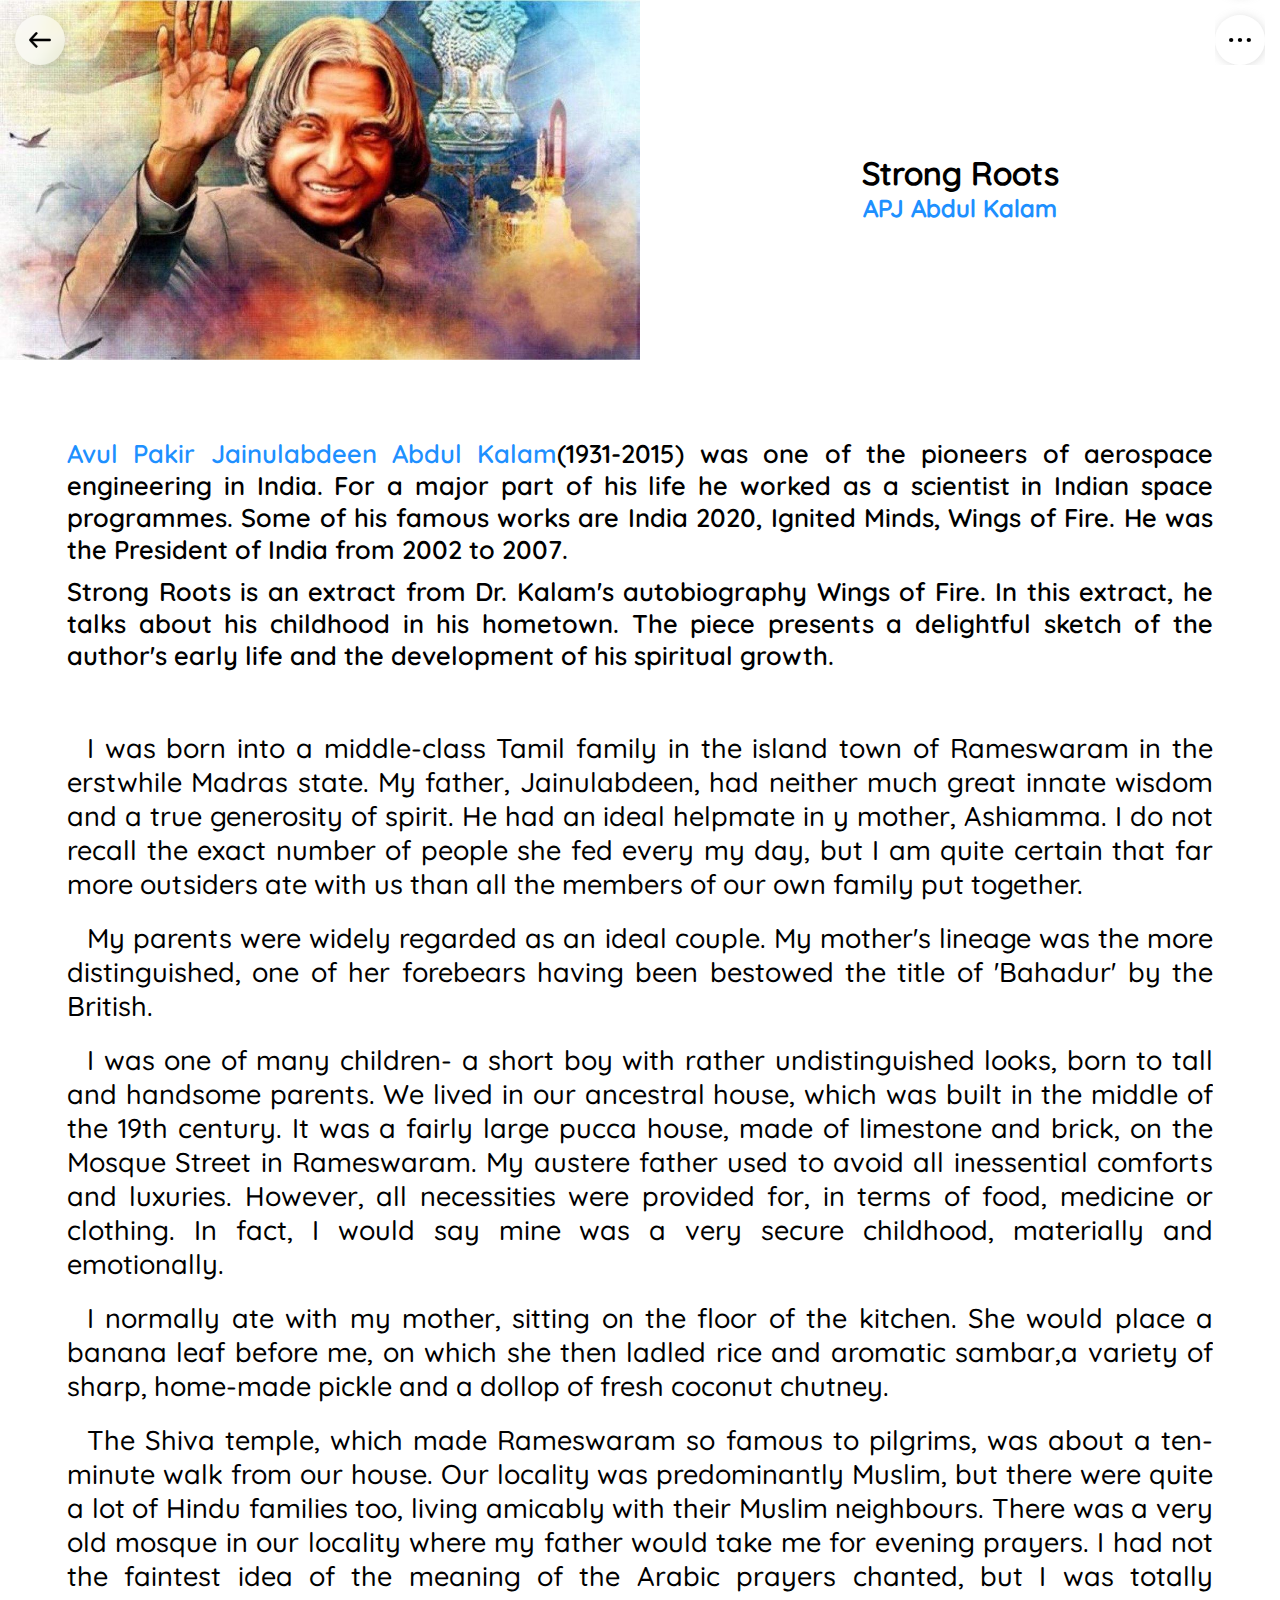
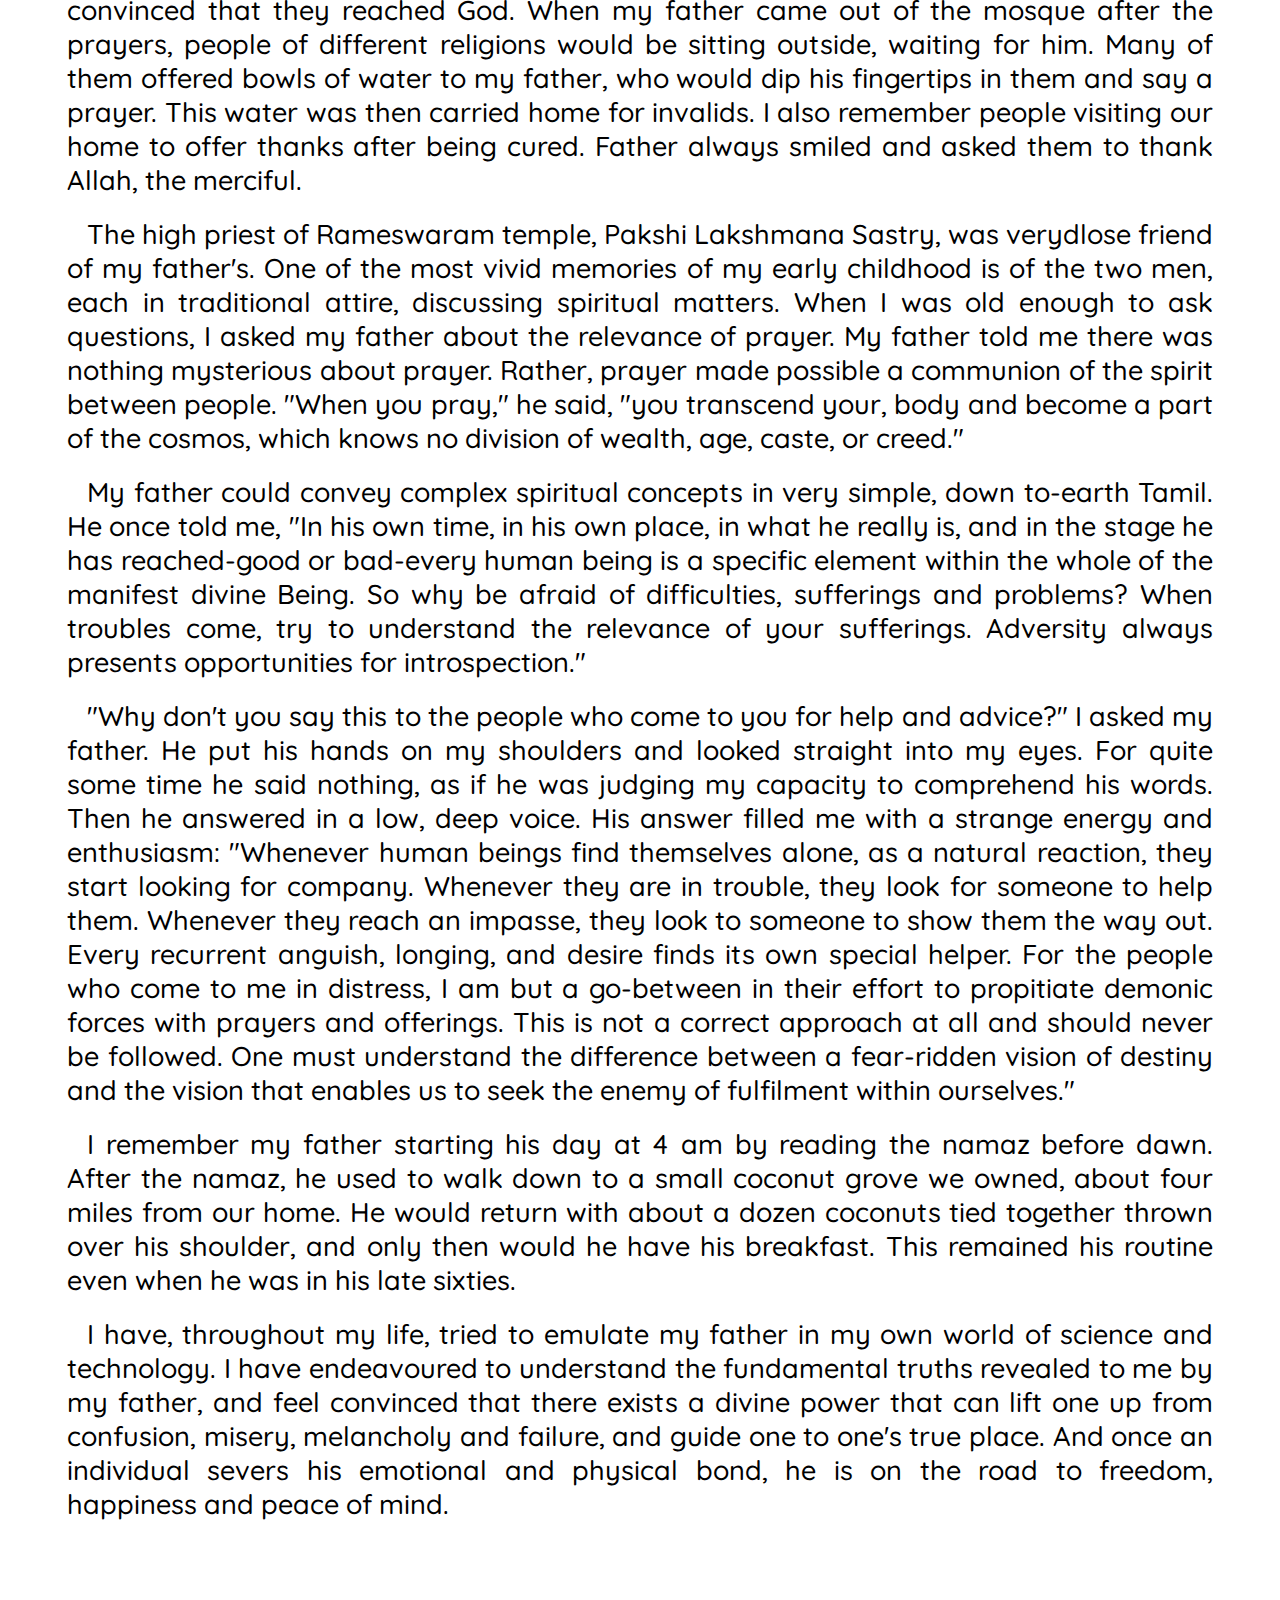
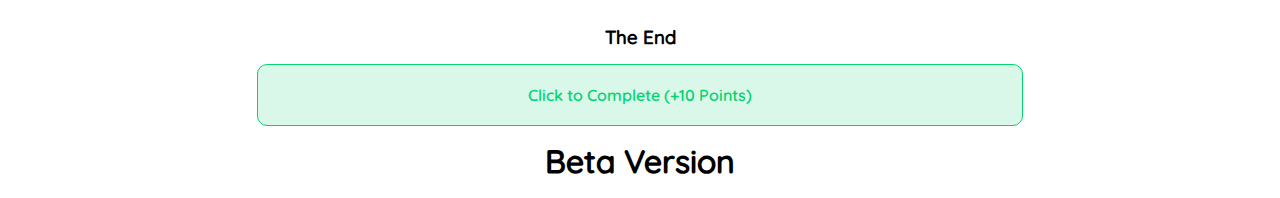
<file: read1.html>
<!DOCTYPE html>
<html lang="en">
<head>
    <meta charset="UTF-8">
    <meta http-equiv="X-UA-Compatible" content="IE=edge">
    <meta name="viewport" content="width=device-width, initial-scale=1.0">
    <title>Document</title>
    <link rel="stylesheet" href="common.css">
    <link rel="stylesheet" href="read.css">
    <link rel="stylesheet" href="fonts.css">
    <script src="jquery.js"></script>

</head>
<body>
<div class="main ">

    <header>
        <div class="backDiv pressS" onclick="$d.openPage('back');">
            <img src="icons/back.svg" alt="back" >
        </div>

        <div class="optionsDiv" id="options">
            <div class="option pressS cursorPoint" onclick="switchFullScreen()">
                <img src="icons/fullscreenOn.svg" alt="More" style="width: 30%;" id="fullscreen">
            </div>

            <div class="option pressS cursorPoint">
                <img src="icons/starBlack.svg" alt="More">
            </div>

            <div class="option pressS cursorPoint">
                <img src="icons/language.svg" alt="More">
            </div>
            
            <div class="option pressS cursorPoint" onclick="openFontSettingWindow()">
                <h3 style="font-size:25px;">A</h3>
            </div>
            <div class="option pressS cursorPoint">
                <img src="icons/pencilBlack.svg" alt="More">
            </div>
            <div class="option pressS cursorPoint" onclick="readingMode()">
                <img src="icons/eye.svg" alt="More">
            </div>
            <div class="option pressS cursorPoint" onclick="switchDarkThemeRead()">
                <img src="icons/sunBlack.svg" alt="More" >
            </div>
            <div class="option pressS cursorPoint" onclick="clickedMore()">
                <img src="icons/3dot.svg" alt="More" id="more">
            </div>
        </div>

        <img src="images/strongRoots.jpg" alt="Chapter image" class="firstImage press">
        <div class="desc">
            <h1 class="heading press">Strong Roots</h1>
            <h2 class="center author press">APJ Abdul Kalam</h2>
        </div>
    </header>

    <div class="textDiv" onclick="clickedMore()">








        <p class="authDetail"> <span style="color:var(--color);">Avul Pakir Jainulabdeen Abdul Kalam</span>(1931-2015) was one of the pioneers of aerospace engineering in India. For a major part of his life he worked as a scientist in Indian space programmes. Some of his famous works are India 2020, Ignited Minds, Wings of Fire. He was the President of India from 2002 to 2007.</p> 
        <p class="authDetail">Strong Roots is an extract from Dr. Kalam's autobiography Wings of Fire. In this extract, he talks about his childhood in his hometown. The piece presents a delightful sketch of the author's early life and the development of his spiritual growth.</p>
        <p class="authDetail" style="text-indent: 15px;"></p>
        
        <br>

        <div class="mainText">
           

            
            
            


            

            
            
            
            <p class="text">I was born into a middle-class Tamil family in the island town of Rameswaram in the erstwhile Madras state. My father, Jainulabdeen, had neither much great innate wisdom and a true generosity of spirit. He had an ideal helpmate in y mother, Ashiamma. I do not recall the exact number of people she fed every my day, but I am quite certain that far more outsiders ate with us than all the members of our own family put together.</p>
            <p class="text">My parents were widely regarded as an ideal couple. My mother's lineage was the more distinguished, one of her forebears having been bestowed the title of 'Bahadur' by the British.</p>
            <p class="text">I was one of many children- a short boy with rather undistinguished looks, born to tall and handsome parents. We lived in our ancestral house, which was built in the middle of the 19th century. It was a fairly large pucca house, made of limestone and brick, on the Mosque Street in Rameswaram. My austere father used to avoid all inessential comforts and luxuries. However, all necessities were provided for, in terms of food, medicine or clothing. In fact, I would say mine was a very secure childhood, materially and emotionally.</p>
            <p class="text">I normally ate with my mother, sitting on the floor of the kitchen. She would place a banana leaf before me, on which she then ladled rice and aromatic sambar,a variety of sharp, home-made pickle and a dollop of fresh coconut chutney.</p>
            <p class="text">The Shiva temple, which made Rameswaram so famous to pilgrims, was about a ten-minute walk from our house. Our locality was predominantly Muslim, but there were quite a lot of Hindu families too, living amicably with their Muslim neighbours. There was a very old mosque in our locality where my father would take me for evening prayers. I had not the faintest idea of the meaning of the Arabic prayers chanted, but I was totally convinced that they reached God. When my father came out of the mosque after the prayers, people of different religions would be sitting outside, waiting for him. Many of them offered bowls of water to my father, who would dip his fingertips in them and say a prayer. This water was then carried home for invalids. I also remember people visiting our home to offer thanks after being cured. Father always smiled and asked them to thank Allah, the merciful.</p>
            <p class="text">The high priest of Rameswaram temple, Pakshi Lakshmana Sastry, was verydlose friend of my father's. One of the most vivid memories of my early childhood is of the two men, each in traditional attire, discussing spiritual matters. When I was old enough to ask questions, I asked my father about the relevance of prayer. My father told me there was nothing mysterious about prayer. Rather, prayer made possible a communion of the spirit between people. "When you pray," he said, "you transcend your, body and become a part of the cosmos, which knows no division of wealth, age, caste, or creed."</p>
            <p class="text">My father could convey complex spiritual concepts in very simple, down to-earth Tamil. He once told me, "In his own time, in his own place, in what he really is, and in the stage he has reached-good or bad-every human being is a specific element within the whole of the manifest divine Being. So why be afraid of difficulties, sufferings and problems? When troubles come, try to understand the relevance of your sufferings. Adversity always presents opportunities for introspection."</p>
            <p class="text">"Why don't you say this to the people who come to you for help and advice?" I asked my father. He put his hands on my shoulders and looked straight into my eyes. For quite some time he said nothing, as if he was judging my capacity to comprehend his words. Then he answered in a low, deep voice. His answer filled me with a strange energy and enthusiasm: "Whenever human beings find themselves alone, as a natural reaction, they start looking for company. Whenever they are in trouble, they look for someone to help them. Whenever they reach an impasse, they look to someone to show them the way out. Every recurrent anguish, longing, and desire finds its own special helper. For the people who come to me in distress, I am but a go-between in their effort to propitiate demonic forces with prayers and offerings. This is not a correct approach at all and should never be followed. One must understand the difference between a fear-ridden vision of destiny and the vision that enables us to seek the enemy of fulfilment within ourselves."</p>
            <p class="text">I remember my father starting his day at 4 am by reading the namaz before dawn. After the namaz, he used to walk down to a small coconut grove we owned, about four miles from our home. He would return with about a dozen coconuts tied together thrown over his shoulder, and only then would he have his breakfast. This remained his routine even when he was in his late sixties.</p>
            <p class="text">I have, throughout my life, tried to emulate my father in my own world of science and technology. I have endeavoured to understand the fundamental truths revealed to me by my father, and feel convinced that there exists a divine power that can lift one up from confusion, misery, melancholy and failure, and guide one to one's true place. And once an individual severs his emotional and physical bond, he is on the road to freedom, happiness and peace of mind.</p>
        </div>
    </div>
    <footer>
        <h3 class="center">The End</h3>
        <div class="done press b" style="border-color:rgb(4, 211, 114);">
            <p>Click to Complete (+10 Points)</p>
        </div>
        <!--div class="twoDiv">
            <div class="left b press aGrid" style="border-color: var(--color);color: var(--color);background-color:rgba(31, 143, 255, 0.15);">
                <h1>M.C.Q.</h1>
                <p>Coming Soon</p>
            </div>
            <div class="right b press aGrid" style="border-color: orangered;color:orangered;background-color:rgba(255, 68, 0, 0.15);">
                <h1>S.A.Q.</h1>
                <p>Coming Soon</p>
            </div>
        </div>
        
        <div class="oneDiv b press aGrid" style="border-color: rgb(4, 211, 114);color: rgb(4, 211, 114);background-color: rgba(4, 211, 114,0.15);">
            <h1>Quiz (100 MCQ)</h1>
            <p>Coming Soon || Complete quiz and get 150 points</p>
        </div>
    
        <div class="threeDiv">
            <div class="left b press aGrid" >
                <img src="images/ruskinBond.jpg" alt="Author Name" style="border-radius: 5px;">
                <h2 style="font-size: 1em;margin-top: 5px;" class="center">Ruskin Bond</h2>
            </div>
            <div class="right">
                <div class="top b press aGrid" style="color:brown;border-color: brown; background-color: rgba(222, 184, 135, 0.2);">
                    <h1>L.A.Q</h1>
                    <p>Coming soon</p>
                </div>
                <div class="bottom b press aGrid" style="border-color: rgb(4, 211, 114);color: rgb(4, 211, 114);background-color: rgba(4, 211, 114,0.15);">
                    
                </div>
            </div>
        </div>
        <div class="twoDiv">
            <div class="left b press aGrid" style="border-color: deeppink;background-color: rgba(255, 20, 145, 0.1);color: deeppink;">
                <h1>L.A.Q</h1>
                <p>Coming soon</p>
            </div>
            <div class="right b press aGrid" style="border-color: blueviolet;color: blueviolet;background-color: rgba(137, 43, 226, 0.2);">
            </div>
        </div-->
        <h1 class="center">Beta Version</h1>
        
    </footer>
    <div class="fontWindow">
        <h1 class="center">Font Settings</h1>
        <h4>Font Size : </h4>
        <div class="controls">
            <div onclick="fontSize('-');" class="cursorPoint">-</div>
            <div id="fontSize" class="cursorPoint">25</div>
            <div onclick="fontSize('+');" class="cursorPoint">+</div>
        </div>
        <h4 style="margin-bottom: 25px;">Font Width : </h4>
        <p class="center press cursorPoint" style="font-family: qm;" onclick="applyFont('qm')">Light</p>
        <p class="center press cursorPoint" style="font-family: qsb;" onclick="applyFont('qsb')">Medium</p>
        <p class="center press cursorPoint" style="font-family: qb;" onclick="applyFont('qb')">Bold</p>
        <p class="center press cursorPoint done" style="background-color: var(--color);color: white;border: none;" >Done</p>
    </div>


</div>



<script src="window.js"></script>
<script src="dark.js"></script>
<script src="common.js"></script>
<script src="read.js"></script>

</body>
</html>
</file>
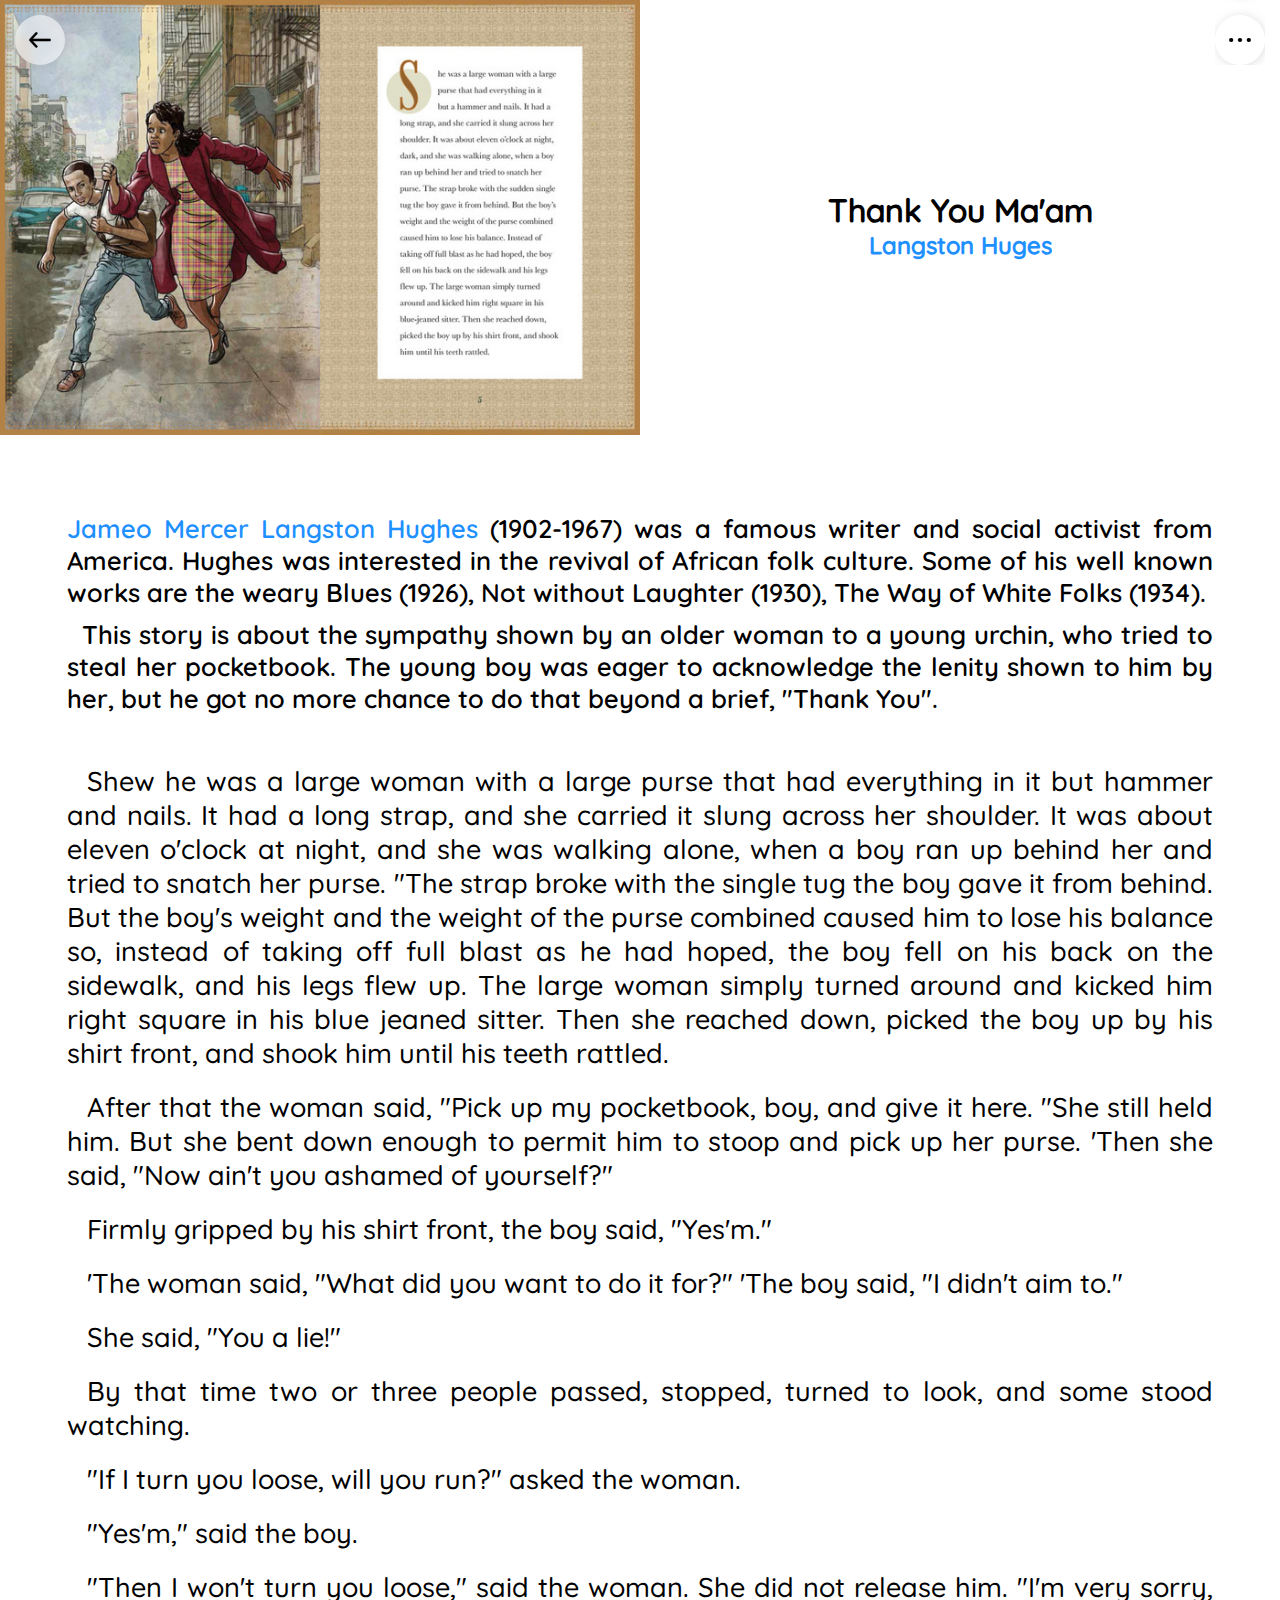
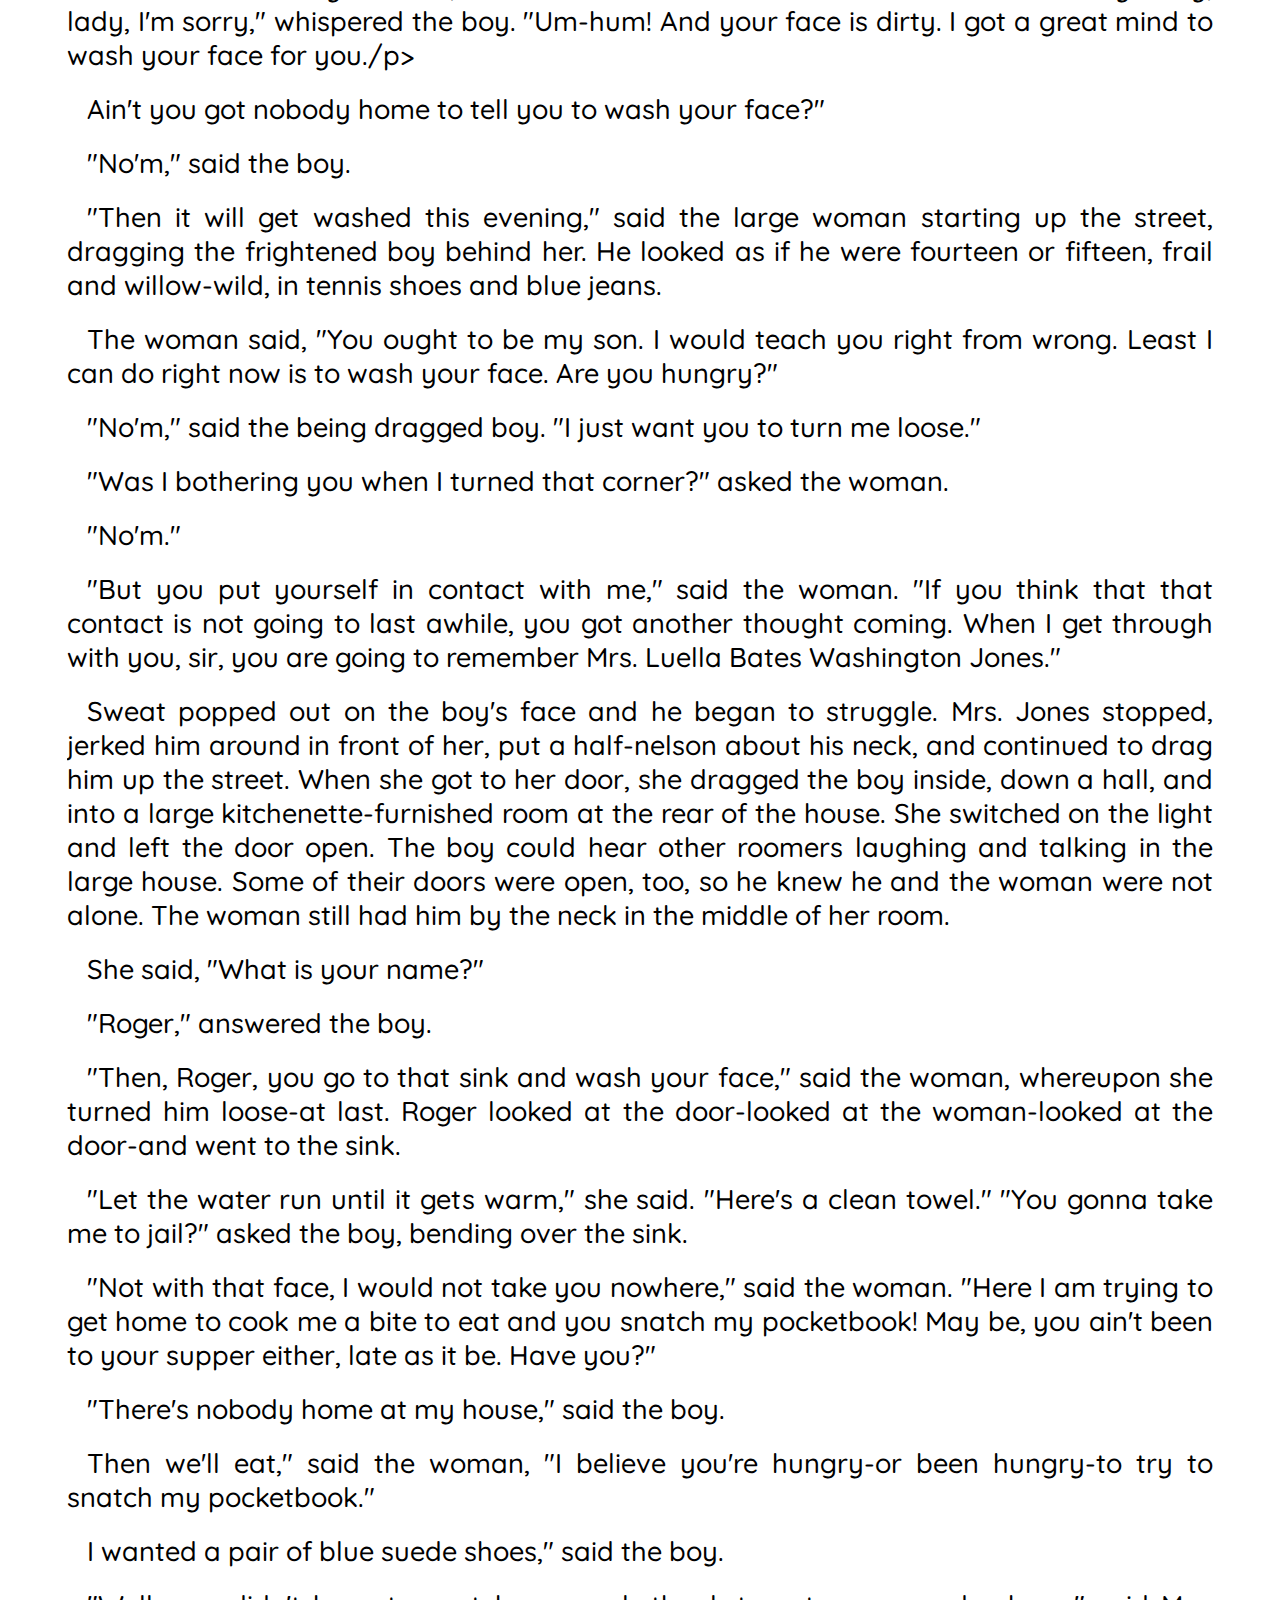
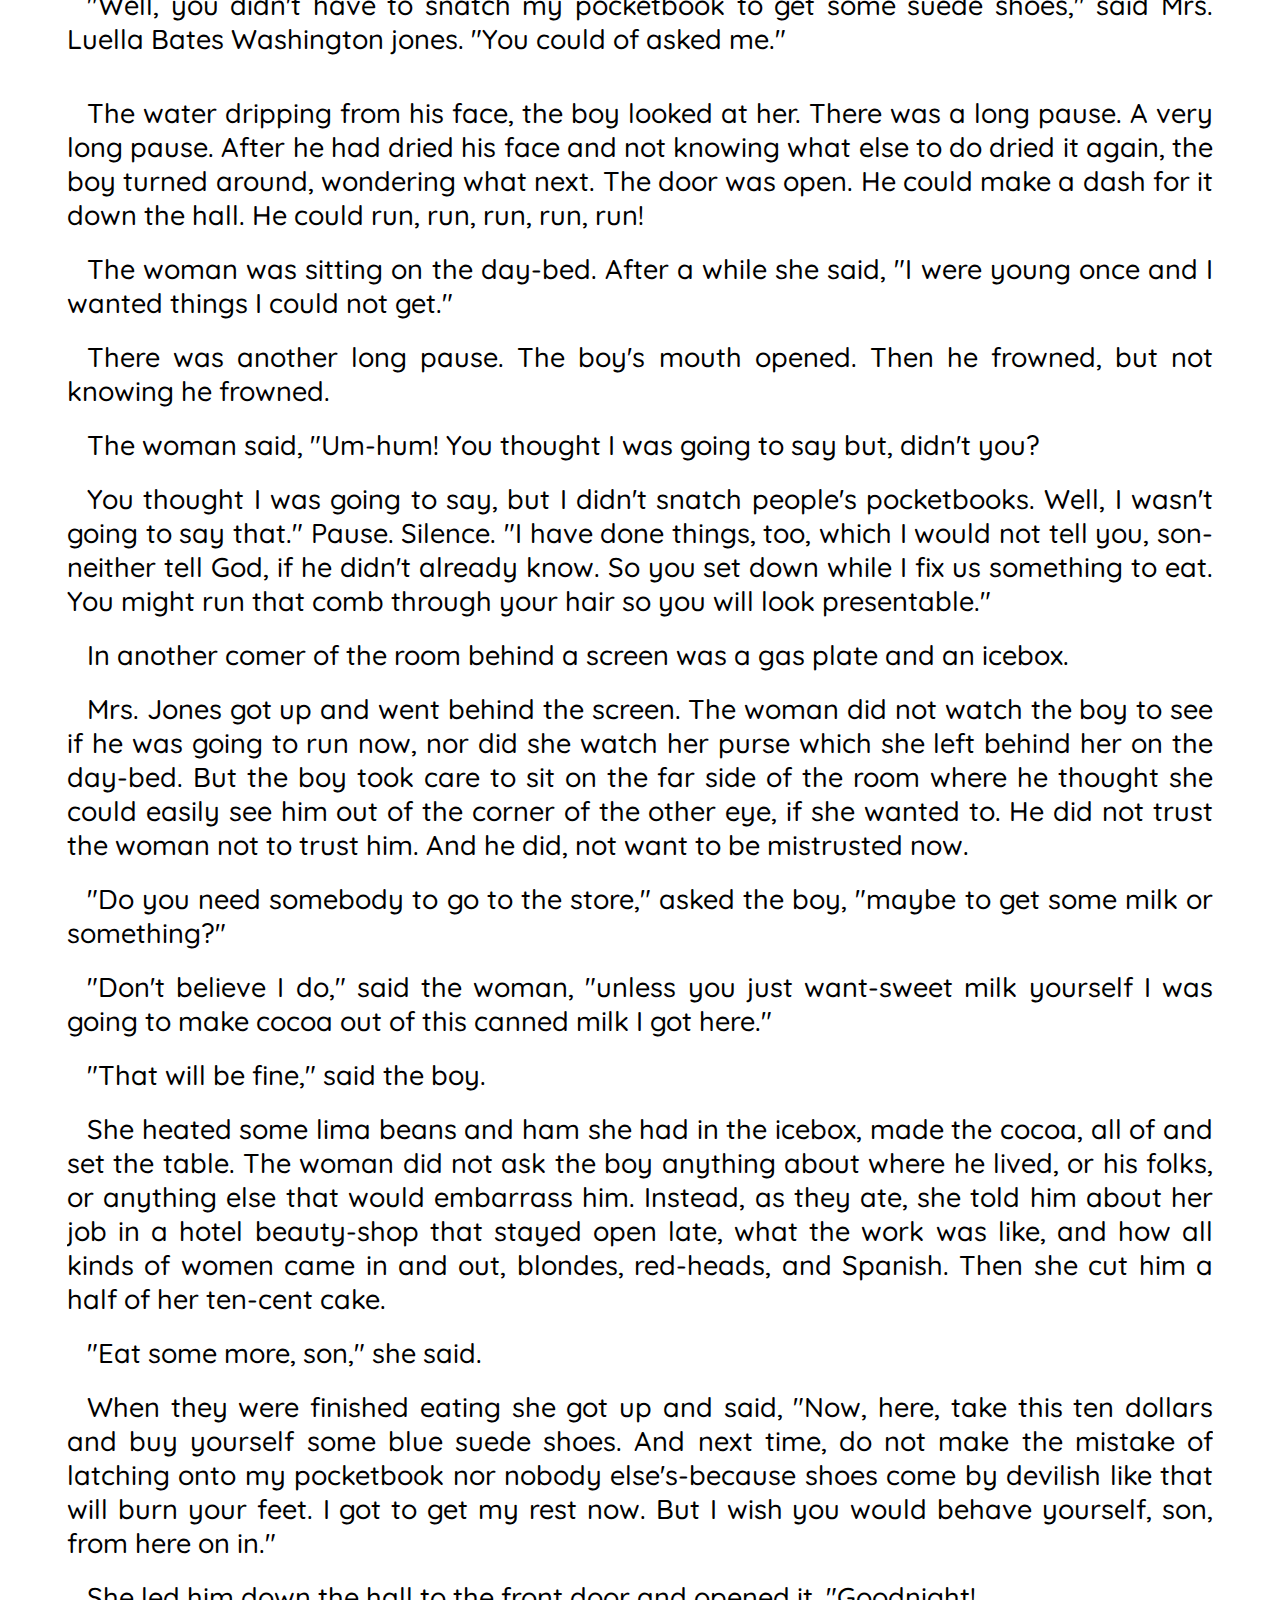
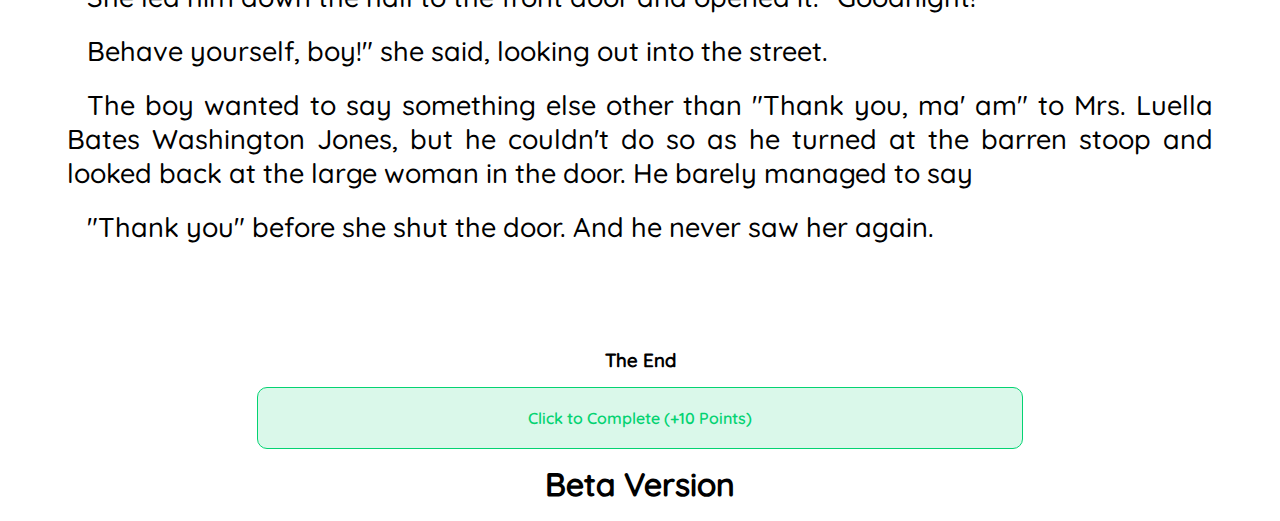
<file: read2.html>
<!DOCTYPE html>
<html lang="en">
<head>
    <meta charset="UTF-8">
    <meta http-equiv="X-UA-Compatible" content="IE=edge">
    <meta name="viewport" content="width=device-width, initial-scale=1.0">
    <title>Document</title>
    <link rel="stylesheet" href="common.css">
    <link rel="stylesheet" href="read.css">
    <link rel="stylesheet" href="fonts.css">
    <script src="jquery.js"></script>

</head>
<body>
<div class="main ">

    <header>
        <div class="backDiv pressS" onclick="$d.openPage('back');">
            <img src="icons/back.svg" alt="back" >
        </div>

        <div class="optionsDiv" id="options">
            <div class="option pressS cursorPoint" onclick="switchFullScreen()">
                <img src="icons/fullscreenOn.svg" alt="More" style="width: 30%;" id="fullscreen">
            </div>

            <div class="option pressS cursorPoint">
                <img src="icons/starBlack.svg" alt="More">
            </div>

            <div class="option pressS cursorPoint">
                <img src="icons/language.svg" alt="More">
            </div>
            
            <div class="option pressS cursorPoint" onclick="openFontSettingWindow()">
                <h3 style="font-size:25px;">A</h3>
            </div>
            <div class="option pressS cursorPoint">
                <img src="icons/pencilBlack.svg" alt="More">
            </div>
            <div class="option pressS cursorPoint" onclick="readingMode()">
                <img src="icons/eye.svg" alt="More">
            </div>
            <div class="option pressS cursorPoint" onclick="switchDarkThemeRead()">
                <img src="icons/sunBlack.svg" alt="More" >
            </div>
            <div class="option pressS cursorPoint" onclick="clickedMore()">
                <img src="icons/3dot.svg" alt="More" id="more">
            </div>
        </div>

        <img src="images/thankYouMaam.jpg" alt="Chapter image" class="firstImage press">
        <div class="desc">
            <h1 class="heading press">Thank You Ma'am</h1>
            <h2 class="center author press">Langston Huges</h2>
        </div>
    </header>

    <div class="textDiv" onclick="clickedMore()">
        <p class="authDetail"> <span style="color:var(--color);">Jameo Mercer Langston Hughes </span>(1902-1967) was a famous writer and social activist from America. Hughes was interested in the revival of African folk culture. Some of his well known works are the weary Blues (1926), Not without Laughter (1930), The Way of White Folks (1934).</p>
        <p class="authDetail" style="text-indent: 15px;">This story is about the sympathy shown by an older woman to a young urchin, who tried to steal her pocketbook. The young boy was eager to acknowledge the lenity shown to him by her, but he got no more chance to do that beyond a brief, "Thank You".</p>
        <br>

        <div class="mainText">
            <p class="text">Shew he was a large woman with a large purse that had everything in it but hammer and nails. It had a long strap, and she carried it slung across her shoulder. It was about eleven o'clock at night, and she was walking alone, when a boy ran up behind her and tried to snatch her purse. "The strap broke with the single tug the boy gave it from behind. But the boy's weight and the weight of the purse combined caused him to lose his balance so, instead of taking off full blast as he had hoped, the boy fell on his back on the sidewalk, and his legs flew up. The large woman simply turned around and kicked him right square in his blue jeaned sitter. Then she reached down, picked the boy up by his shirt front, and shook him until his teeth rattled.</p>
            <p class="text">After that the woman said, "Pick up my pocketbook, boy, and give it here. "She still held him. But she bent down enough to permit him to stoop and pick up her purse. 'Then she said, "Now ain't you ashamed of yourself?"</p>
            <p class="text">Firmly gripped by his shirt front, the boy said, "Yes'm."</p>
            <p class="text">'The woman said, "What did you want to do it for?" 'The boy said, "I didn't aim to."</p>
            <p class="text">She said, "You a lie!"</p>


            <p class="text">By that time two or three people passed, stopped, turned to look, and some stood watching.</p>
            <p class="text">"If I turn you loose, will you run?" asked the woman.</p>
            <p class="text">"Yes'm," said the boy.</p>
            <p class="text">"Then I won't turn you loose," said the woman. She did not release him. "I'm very sorry, lady, I'm sorry," whispered the boy. "Um-hum! And your face is dirty. I got a great mind to wash your face for you./p>
            
            <p class="text">Ain't you got nobody home to tell you to wash your face?"</p>
            <p class="text">"No'm," said the boy.</p>
            <p class="text">"Then it will get washed this evening," said the large woman starting up the street, dragging the frightened boy behind her. He looked as if he were fourteen or fifteen, frail and willow-wild, in tennis shoes and blue jeans.</p>
            <p class="text">The woman said, "You ought to be my son. I would teach you right from wrong. Least I can do right now is to wash your face. Are you hungry?"</p>

            <p class="text"> "No'm," said the being dragged boy. "I just want you to turn me loose."</p>
            <p class="text">"Was I bothering you when I turned that corner?" asked the woman. </p>
            <p class="text">"No'm."</p>
            <p class="text">"But you put yourself in contact with me," said the woman. "If you think that that contact is not going to last awhile, you got another thought coming. When I get through with you, sir, you are going to remember Mrs. Luella Bates Washington Jones."</p>
            <p class="text">Sweat popped out on the boy's face and he began to struggle. Mrs. Jones stopped, jerked him around in front of her, put a half-nelson about his neck, and continued to drag him up the street. When she got to her door, she dragged the boy inside, down a hall, and into a large kitchenette-furnished room at the rear of the house. She switched on the light and left the door open. The boy could hear other roomers laughing and talking in the large house. Some of their doors were open, too, so he knew he and the woman were not alone. The woman still had him by the neck in the middle of her room.</p>
            <p class="text"> She said, "What is your name?"</p> 
            




            <p class="text">"Roger," answered the boy. </p>
            <p class="text">"Then, Roger, you go to that sink and wash your face," said the woman, whereupon she turned him loose-at last. Roger looked at the door-looked at the woman-looked at the door-and went to the sink.</p>
            <p class="text">"Let the water run until it gets warm," she said. "Here's a clean towel." "You gonna take me to jail?" asked the boy, bending over the sink.</p>
            <p class="text">"Not with that face, I would not take you nowhere," said the woman. "Here I am trying to get home to cook me a bite to eat and you snatch my pocketbook! May be, you ain't been to your supper either, late as it be. Have you?" </p>
            <p class="text">"There's nobody home at my house," said the boy.</p>
            <p class="text">Then we'll eat," said the woman, "I believe you're hungry-or been hungry-to try to snatch my pocketbook."</p>
            <p class="text">I wanted a pair of blue suede shoes," said the boy.</p>
            <p class="text">"Well, you didn't have to snatch my pocketbook to get some suede shoes," said Mrs. Luella Bates Washington jones. "You could of asked me."</p>
            <p class="text""M'am?"></p>
            <p class="text">The water dripping from his face, the boy looked at her. There was a long pause. A very long pause. After he had dried his face and not knowing what else to do dried it again, the boy turned around, wondering what next. The door was open. He could make a dash for it down the hall. He could run, run, run, run, run!</p>
            <p class="text">The woman was sitting on the day-bed. After a while she said, "I were young once and I wanted things I could not get."</p>
            <p class="text">There was another long pause. The boy's mouth opened. Then he frowned, but not knowing he frowned.</p>
            <p class="text">The woman said, "Um-hum! You thought I was going to say but, didn't you?</p>
            <p class="text">You thought I was going to say, but I didn't snatch people's pocketbooks. Well, I wasn't going to say that." Pause. Silence. "I have done things, too, which I would not tell you, son-neither tell God, if he didn't already know. So you set down while I fix us something to eat. You might run that comb through your hair so you will look presentable."</p>


            <p class="text">In another comer of the room behind a screen was a gas plate and an icebox.</p>
            <p class="text">Mrs. Jones got up and went behind the screen. The woman did not watch the boy to see if he was going to run now, nor did she watch her purse which she left behind her on the day-bed. But the boy took care to sit on the far side of the room where he thought she could easily see him out of the corner of the other eye, if she wanted to. He did not trust the woman not to trust him. And he did, not want to be mistrusted now.</p>
            <p class="text">"Do you need somebody to go to the store," asked the boy, "maybe to get some milk or something?"</p>
            <p class="text">"Don't believe I do," said the woman, "unless you just want-sweet milk yourself I was going to make cocoa out of this canned milk I got here."</p>
            <p class="text">"That will be fine," said the boy. </p>
            <p class="text">She heated some lima beans and ham she had in the icebox, made the cocoa, all of and set the table. The woman did not ask the boy anything about where he lived, or his folks, or anything else that would embarrass him. Instead, as they ate, she told him about her job in a hotel beauty-shop that stayed open late, what the work was like, and how all kinds of women came in and out, blondes, red-heads, and Spanish. Then she cut him a half of her ten-cent cake.</p>
            <p class="text">"Eat some more, son," she said.</p>
            <p class="text">When they were finished eating she got up and said, "Now, here, take this ten dollars and buy yourself some blue suede shoes. And next time, do not make the mistake of latching onto my pocketbook nor nobody else's-because shoes come by devilish like that will burn your feet. I got to get my rest now. But I wish you would behave yourself, son, from here on in."</p>
            <p class="text">She led him down the hall to the front door and opened it. "Goodnight!</p>
            <p class="text">Behave yourself, boy!" she said, looking out into the street.</p>
            <p class="text"> The boy wanted to say something else other than "Thank you, ma' am" to Mrs. Luella Bates Washington Jones, but he couldn't do so as he turned at the barren stoop and looked back at the large woman in the door. He barely managed to say</p>
            <p class="text">"Thank you" before she shut the door. And he never saw her again.</p>
        </div>
    </div>
    <footer>
        <h3 class="center">The End</h3>
        <div class="done press b" style="border-color:rgb(4, 211, 114);">
            <p>Click to Complete (+10 Points)</p>
        </div>
        <!--div class="twoDiv">
            <div class="left b press aGrid" style="border-color: var(--color);color: var(--color);background-color:rgba(31, 143, 255, 0.15);">
                <h1>M.C.Q.</h1>
                <p>Coming Soon</p>
            </div>
            <div class="right b press aGrid" style="border-color: orangered;color:orangered;background-color:rgba(255, 68, 0, 0.15);">
                <h1>S.A.Q.</h1>
                <p>Coming Soon</p>
            </div>
        </div>
        
        <div class="oneDiv b press aGrid" style="border-color: rgb(4, 211, 114);color: rgb(4, 211, 114);background-color: rgba(4, 211, 114,0.15);">
            <h1>Quiz (100 MCQ)</h1>
            <p>Coming Soon || Complete quiz and get 150 points</p>
        </div>
    
        <div class="threeDiv">
            <div class="left b press aGrid" >
                <img src="images/ruskinBond.jpg" alt="Author Name" style="border-radius: 5px;">
                <h2 style="font-size: 1em;margin-top: 5px;" class="center">Ruskin Bond</h2>
            </div>
            <div class="right">
                <div class="top b press aGrid" style="color:brown;border-color: brown; background-color: rgba(222, 184, 135, 0.2);">
                    <h1>L.A.Q</h1>
                    <p>Coming soon</p>
                </div>
                <div class="bottom b press aGrid" style="border-color: rgb(4, 211, 114);color: rgb(4, 211, 114);background-color: rgba(4, 211, 114,0.15);">
                    
                </div>
            </div>
        </div>
        <div class="twoDiv">
            <div class="left b press aGrid" style="border-color: deeppink;background-color: rgba(255, 20, 145, 0.1);color: deeppink;">
                <h1>L.A.Q</h1>
                <p>Coming soon</p>
            </div>
            <div class="right b press aGrid" style="border-color: blueviolet;color: blueviolet;background-color: rgba(137, 43, 226, 0.2);">
            </div>
        </div-->
        <h1 class="center">Beta Version</h1>
        
    </footer>
    <div class="fontWindow">
        <h1 class="center">Font Settings</h1>
        <h4>Font Size : </h4>
        <div class="controls">
            <div onclick="fontSize('-');" class="cursorPoint">-</div>
            <div id="fontSize" class="cursorPoint">25</div>
            <div onclick="fontSize('+');" class="cursorPoint">+</div>
        </div>
        <h4 style="margin-bottom: 25px;">Font Width : </h4>
        <p class="center press cursorPoint" style="font-family: qm;" onclick="applyFont('qm')">Light</p>
        <p class="center press cursorPoint" style="font-family: qsb;" onclick="applyFont('qsb')">Medium</p>
        <p class="center press cursorPoint" style="font-family: qb;" onclick="applyFont('qb')">Bold</p>
        <p class="center press cursorPoint done" style="background-color: var(--color);color: white;border: none;" >Done</p>
    </div>


</div>



<script src="window.js"></script>
<script src="dark.js"></script>
<script src="common.js"></script>
<script src="read.js"></script>

</body>
</html>
</file>
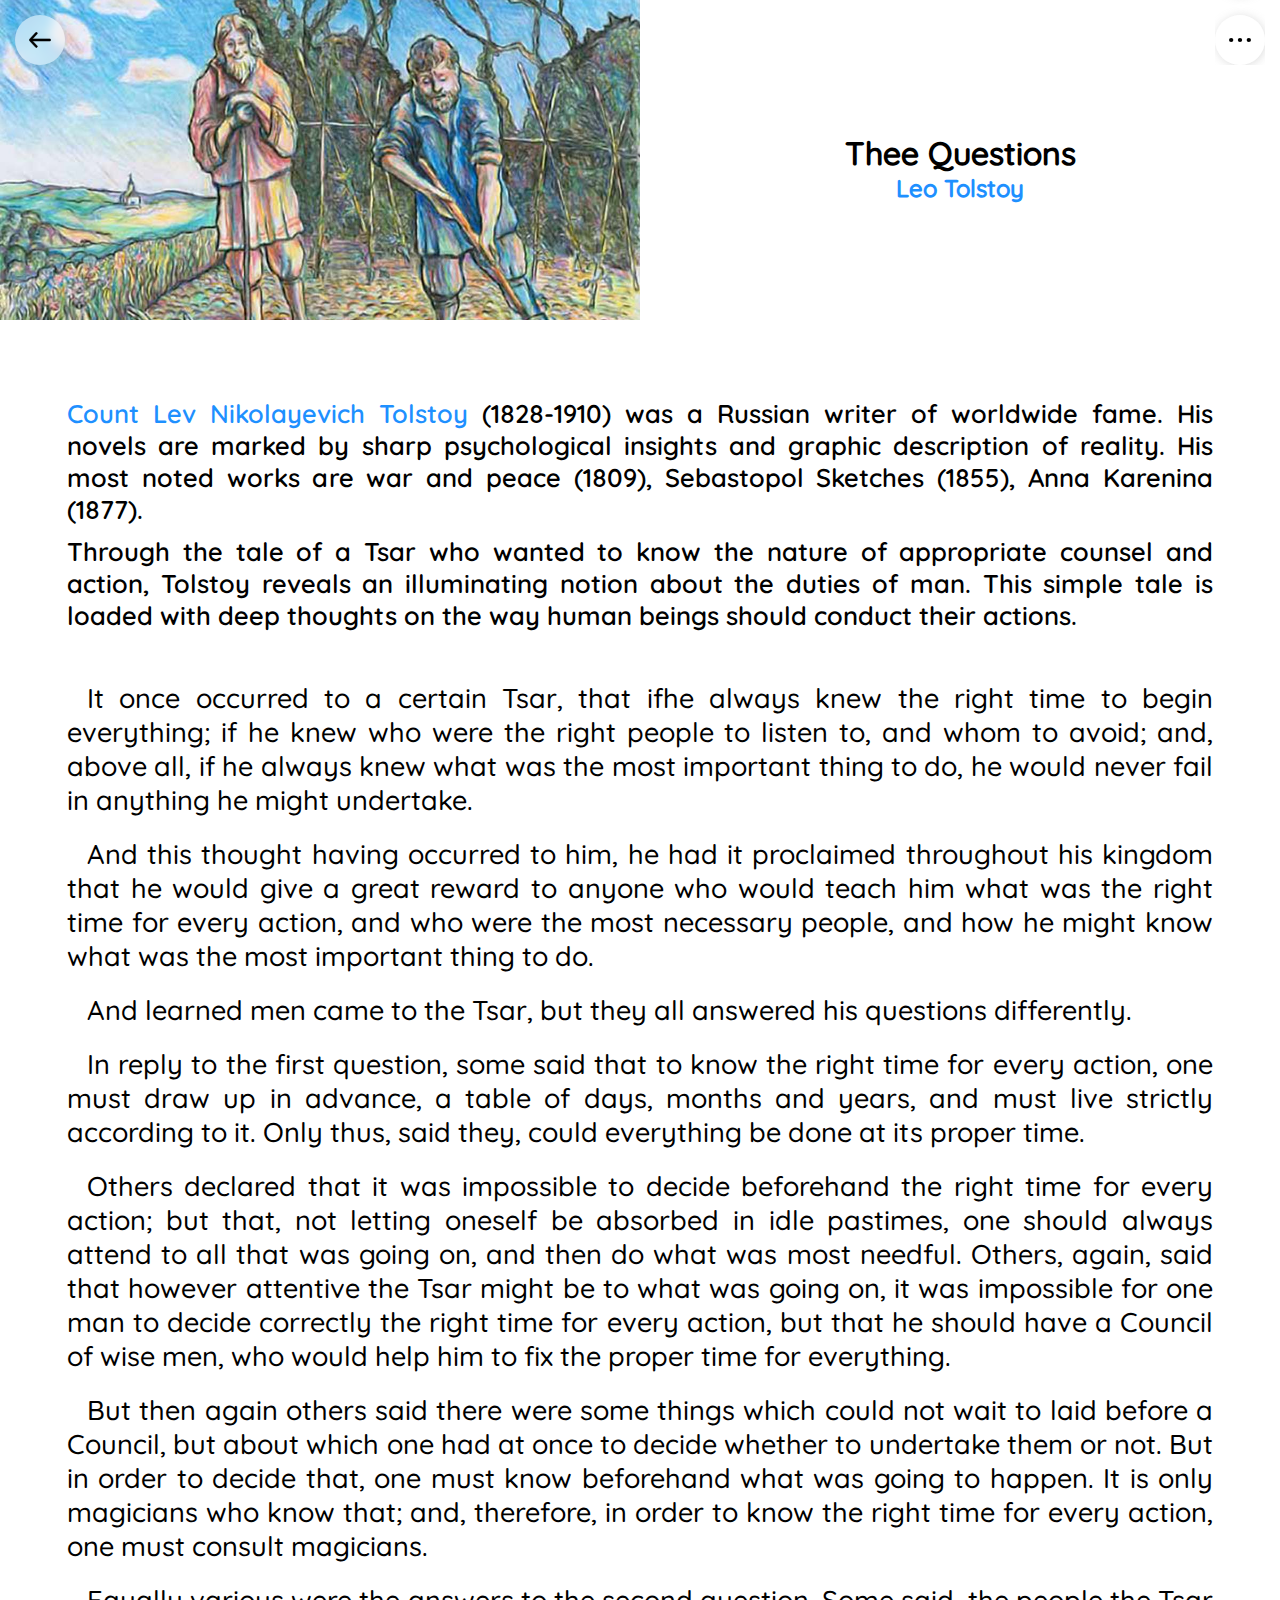
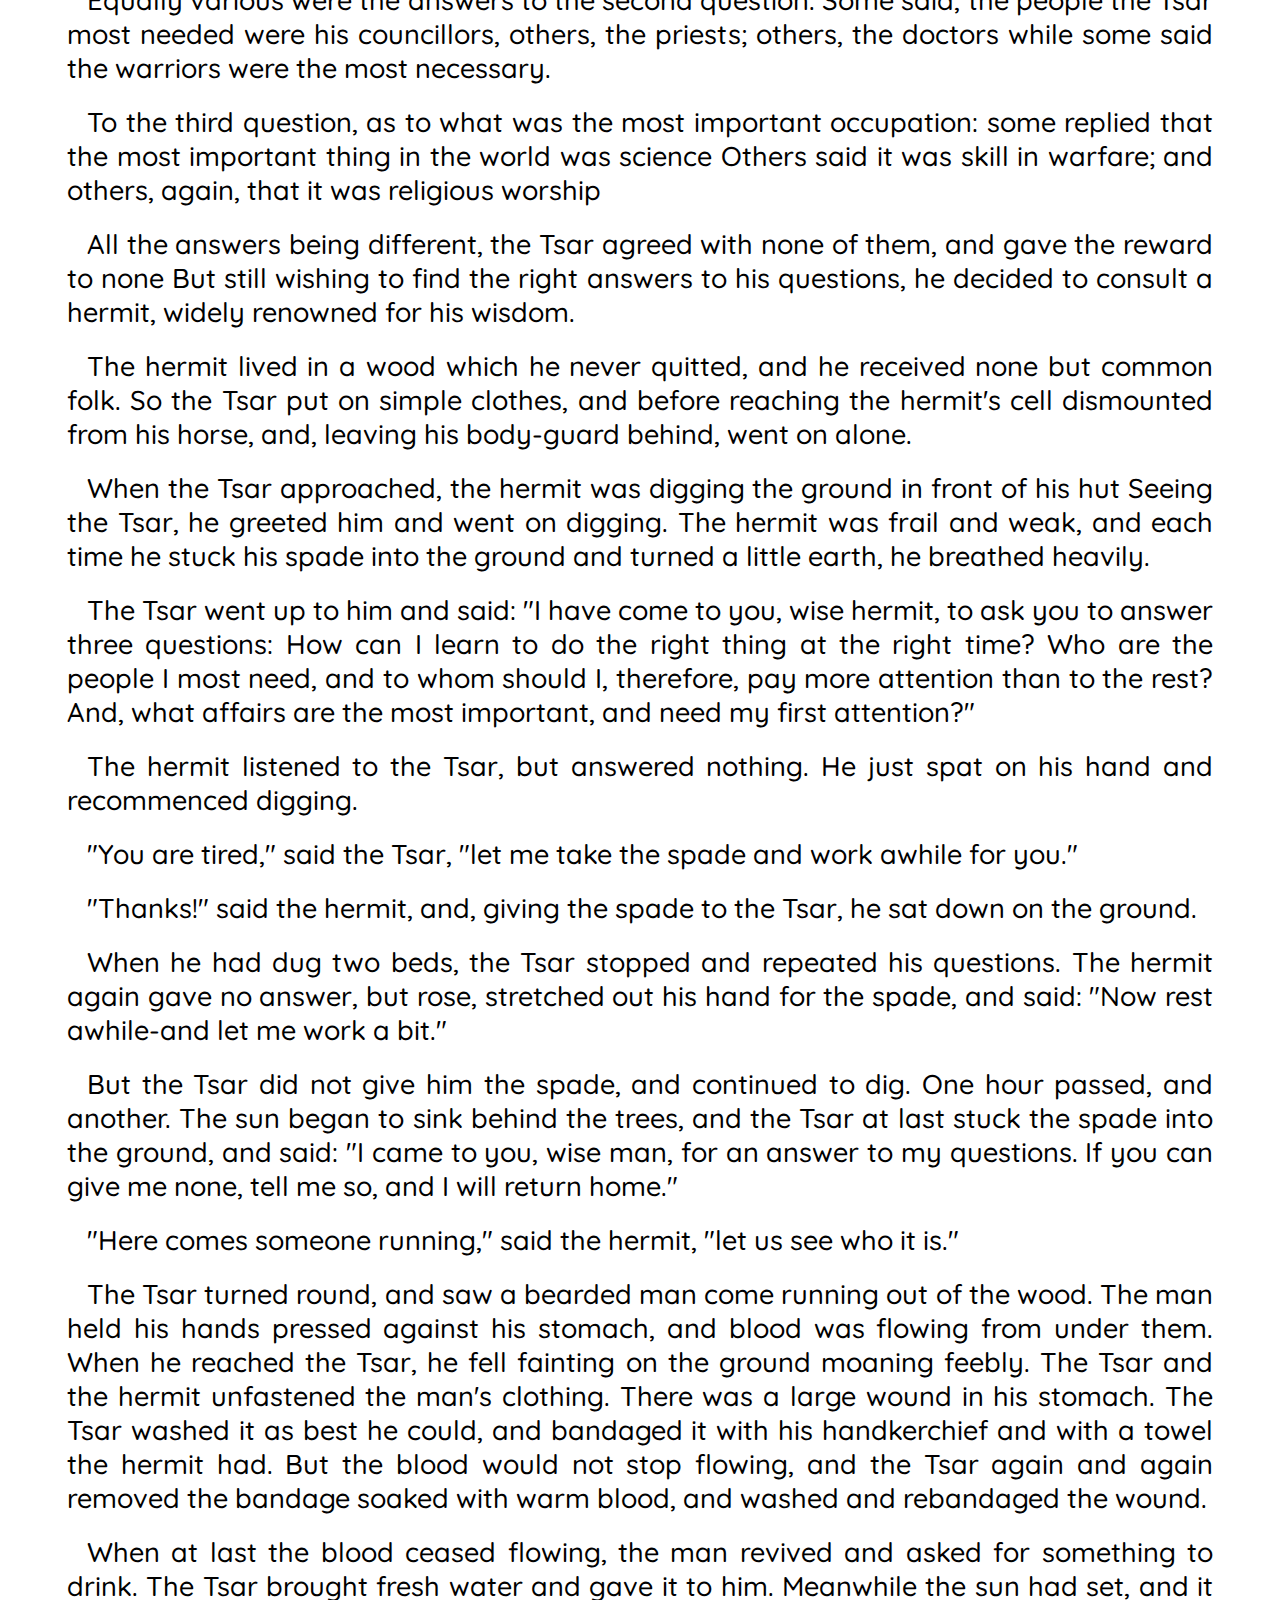
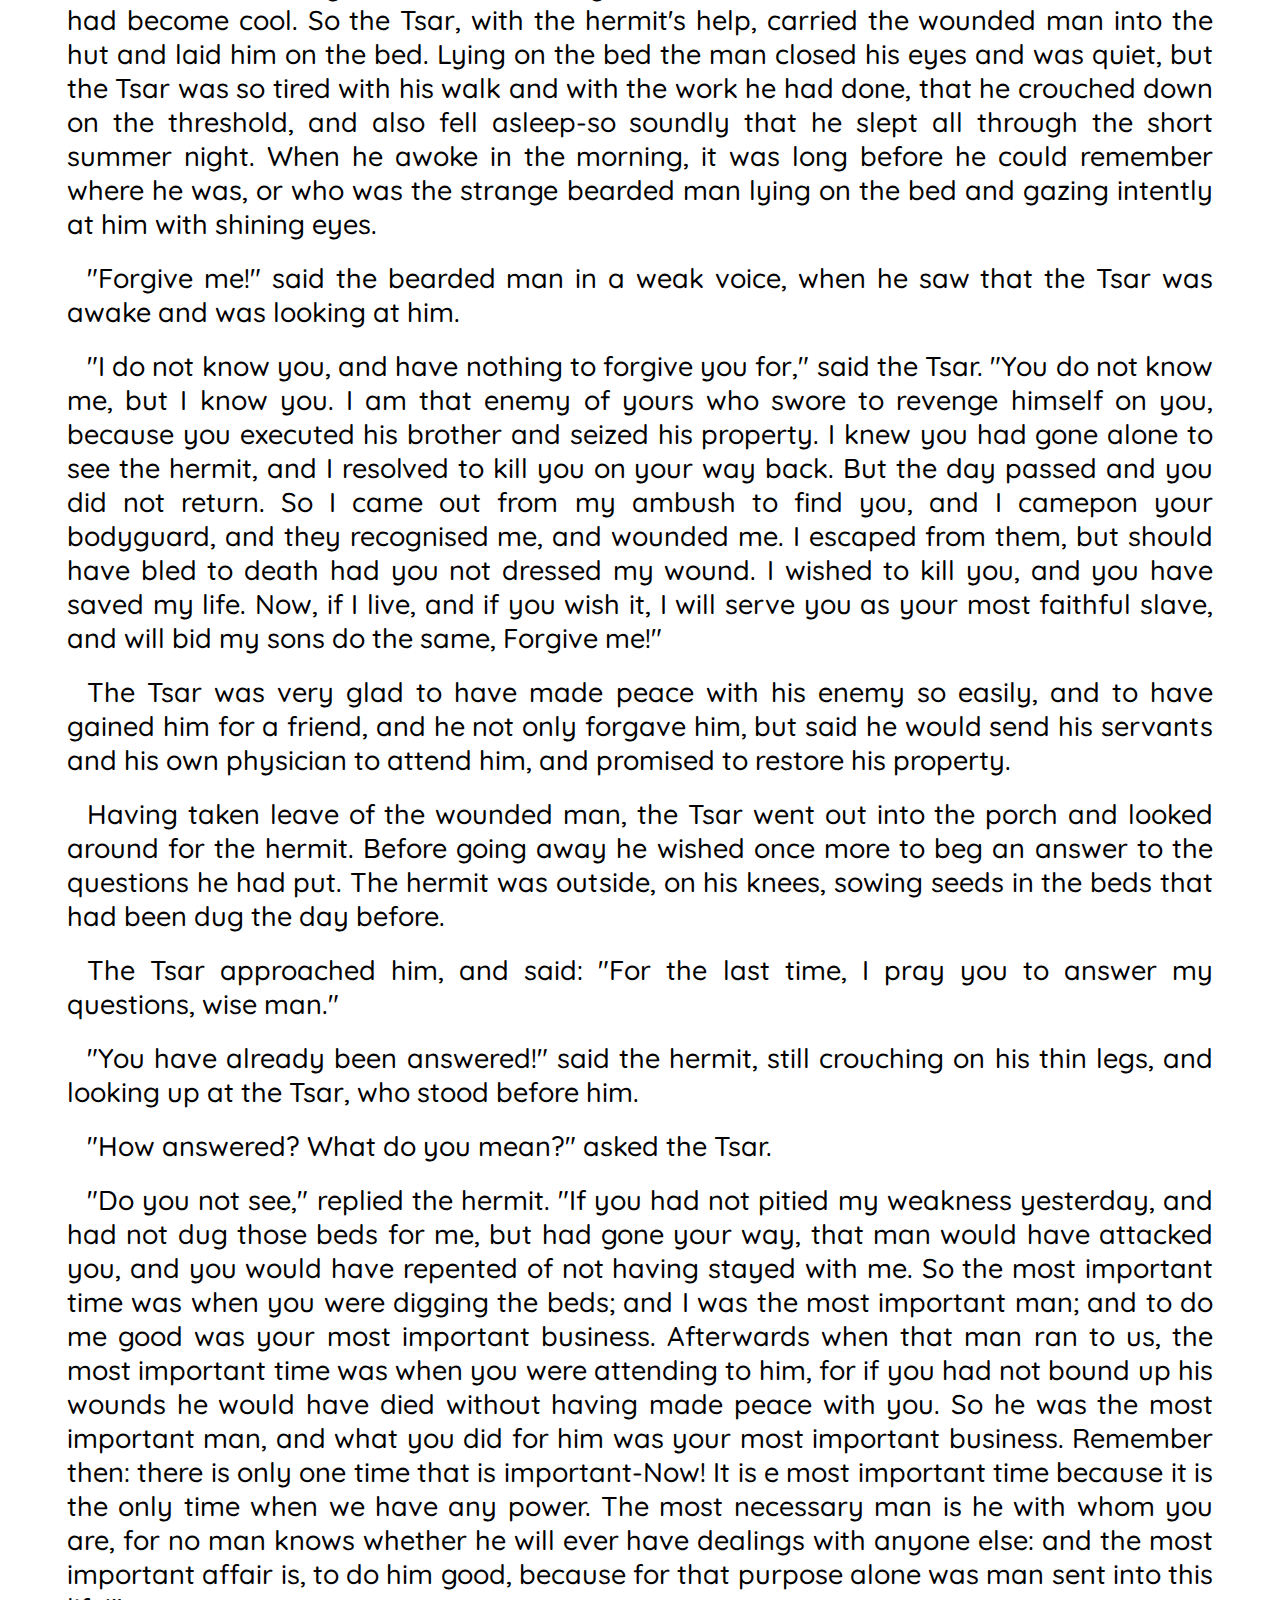
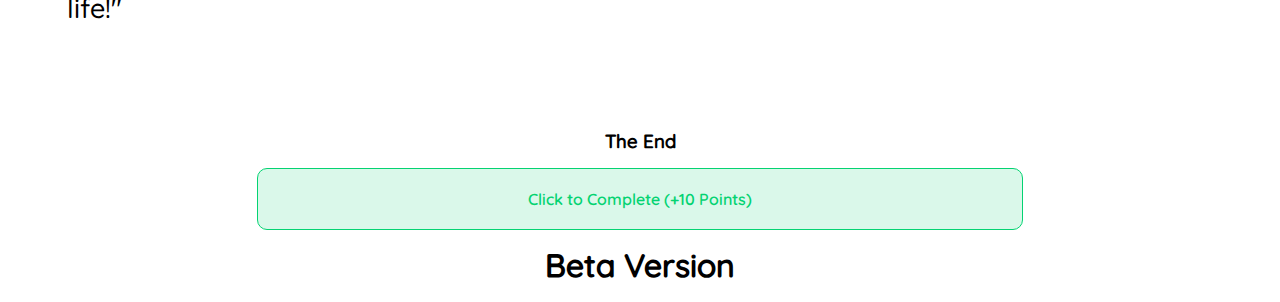
<file: read3.html>
<!DOCTYPE html>
<html lang="en">
<head>
    <meta charset="UTF-8">
    <meta http-equiv="X-UA-Compatible" content="IE=edge">
    <meta name="viewport" content="width=device-width, initial-scale=1.0">
    <title>Document</title>
    <link rel="stylesheet" href="common.css">
    <link rel="stylesheet" href="read.css">
    <link rel="stylesheet" href="fonts.css">
    <script src="jquery.js"></script>

</head>
<body>
<div class="main ">

    <header>
        <div class="backDiv pressS" onclick="$d.openPage('back');">
            <img src="icons/back.svg" alt="back" >
        </div>

        <div class="optionsDiv" id="options">
            <div class="option pressS cursorPoint" onclick="switchFullScreen()">
                <img src="icons/fullscreenOn.svg" alt="More" style="width: 30%;" id="fullscreen">
            </div>

            <div class="option pressS cursorPoint">
                <img src="icons/starBlack.svg" alt="More">
            </div>

            <div class="option pressS cursorPoint">
                <img src="icons/language.svg" alt="More">
            </div>
            
            <div class="option pressS cursorPoint" onclick="openFontSettingWindow()">
                <h3 style="font-size:25px;">A</h3>
            </div>
            <div class="option pressS cursorPoint">
                <img src="icons/pencilBlack.svg" alt="More">
            </div>
            <div class="option pressS cursorPoint" onclick="readingMode()">
                <img src="icons/eye.svg" alt="More">
            </div>
            <div class="option pressS cursorPoint" onclick="switchDarkThemeRead()">
                <img src="icons/sunBlack.svg" alt="More" >
            </div>
            <div class="option pressS cursorPoint" onclick="clickedMore()">
                <img src="icons/3dot.svg" alt="More" id="more">
            </div>
        </div>

        <img src="images/threeQuestions.jpg" alt="Chapter image" class="firstImage press">
        <div class="desc">
            <h1 class="heading press">Thee Questions</h1>
            <h2 class="center author press">Leo Tolstoy</h2>
        </div>
    </header>

    <div class="textDiv" onclick="clickedMore()">
        <p class="authDetail"> <span style="color:var(--color);">Count Lev Nikolayevich Tolstoy </span>(1828-1910) was a Russian writer of worldwide fame. His novels are marked by sharp psychological insights and graphic description of reality. His most noted works are war and peace (1809), Sebastopol Sketches (1855), Anna Karenina (1877). </p>
        <p class="authDetail">Through the tale of a Tsar who wanted to know the nature of appropriate counsel and action, Tolstoy reveals an illuminating notion about the duties of man. This simple tale is loaded with deep thoughts on the way human beings should conduct their actions.</p>        
        <br>
        <div class="mainText">
            <p class="text">It once occurred to a certain Tsar, that ifhe always knew the right time to begin everything; if he knew who were the right people to listen to, and whom to avoid; and, above all, if he always knew what was the most important thing to do, he would never fail in anything he might undertake. </p>
            <p class="text">And this thought having occurred to him, he had it proclaimed throughout his kingdom that he would give a great reward to anyone who would teach him what was the right time for every action, and who were the most necessary people, and how he might know what was the most important thing to do.</p>
            <p class="text">And learned men came to the Tsar, but they all answered his questions differently.</p>
            <p class="text">In reply to the first question, some said that to know the right time for every action, one must draw up in advance, a table of days, months and years, and must live strictly according to it. Only thus, said they, could everything be done at its proper time.</p>
            <p class="text">Others declared that it was impossible to decide beforehand the right time for every action; but that, not letting oneself be absorbed in idle pastimes, one should always attend to all that was going on, and then do what was most needful. Others, again, said that however attentive the Tsar might be to what was going on, it was impossible for one man to decide correctly the right time for every action, but that he should have a Council of wise men, who would help him to fix the proper time for everything.</p>           
            
            <p class="text">But then again others said there were some things which could not wait to  laid before a Council, but about which one had at once to decide whether to undertake them or not. But in order to decide that, one must know beforehand what was going to happen. It is only magicians who know that; and, therefore, in order to know the right time for every action, one must consult magicians.</p>
            <p class="text">Equally various were the answers to the second question. Some said, the people the Tsar most needed were his councillors, others, the priests; others, the doctors while some said the warriors were the most necessary.</p>
            <p class="text">To the third question, as to what was the most important occupation: some replied that the most important thing in the world was science Others said it was skill in warfare; and others, again, that it was religious worship</p>
            <p class="text">All the answers being different, the Tsar agreed with none of them, and gave the reward to none But still wishing to find the right answers to his questions, he decided to consult a hermit, widely renowned for his wisdom.</p>
            <p class="text">The hermit lived in a wood which he never quitted, and he received none but common folk. So the Tsar put on simple clothes, and before reaching the hermit's cell dismounted from his horse, and, leaving his body-guard behind, went on alone.</p>
            <p class="text">When the Tsar approached, the hermit was digging the ground in front of his hut Seeing the Tsar, he greeted him and went on digging. The hermit was frail and weak, and each time he stuck his spade into the ground and turned a little earth, he breathed heavily.</p>
            <p class="text">The Tsar went up to him and said: "I have come to you, wise hermit, to ask you to answer three questions: How can I learn to do the right thing at the right time? Who are the people I most need, and to whom should I, therefore, pay more attention than to the rest? And, what affairs are the most important, and need my first attention?"</p>
            <p class="text">The hermit listened to the Tsar, but answered nothing. He just spat on his hand and recommenced digging.</p>
            <p class="text">"You are tired," said the Tsar, "let me take the spade and work awhile for you."</p>
            
            <p class="text">"Thanks!" said the hermit, and, giving the spade to the Tsar, he sat down on the ground.</p>
            <p class="text">When he had dug two beds, the Tsar stopped and repeated his questions. The hermit again gave no answer, but rose, stretched out his hand for the spade, and said: "Now rest awhile-and let me work a bit."</p>
            <p class="text">But the Tsar did not give him the spade, and continued to dig. One hour passed, and another. The sun began to sink behind the trees, and the Tsar at last stuck the spade into the ground, and said: "I came to you, wise man, for an answer to my questions. If you can give me none, tell me so, and I will return home."</p>
            <p class="text">"Here comes someone running," said the hermit, "let us see who it is."</p>
            <p class="text">The Tsar turned round, and saw a bearded man come running out of the wood. The man held his hands pressed against his stomach, and blood was flowing from under them. When he reached the Tsar, he fell fainting on the ground moaning feebly. The Tsar and the hermit unfastened the man's clothing. There was a large wound in his stomach. The Tsar washed it as best he could, and bandaged it with his handkerchief and with a towel the hermit had. But the blood would not stop flowing, and the Tsar again and again removed the bandage soaked with warm blood, and washed and rebandaged the wound.</p>
            <p class="text">When at last the blood ceased flowing, the man revived and asked for something to drink. The Tsar brought fresh water and gave it to him. Meanwhile the sun had set, and it had become cool. So the Tsar, with the hermit's help, carried the wounded man into the hut and laid him on the bed. Lying on the bed the man closed his eyes and was quiet, but the Tsar was so tired with his walk and with the work he had done, that he crouched down on the threshold, and also fell asleep-so soundly that he slept all through the short summer night. When he awoke in the morning, it was long before he could remember where he was, or who was the strange bearded man lying on the bed and gazing intently at him with shining eyes.</p>
            <p class="text">"Forgive me!" said the bearded man in a weak voice, when he saw that the Tsar was awake and was looking at him.</p>
            <p class="text">"I do not know you, and have nothing to forgive you for," said the Tsar. "You do not know me, but I know you. I am that enemy of yours who swore to revenge himself on you, because you executed his brother and seized his property. I knew you had gone alone to see the hermit, and I resolved to kill you on your way back. But the day passed and you did not return. So I came out from my ambush to find you, and I camepon your bodyguard, and they recognised me, and wounded me. I escaped from them, but should have bled to death had you not dressed my wound. I wished to kill you, and you have saved my life. Now, if I live, and if you wish it, I will serve you as your most faithful slave, and will bid my sons do the same, Forgive me!"</p>
            <p class="text">The Tsar was very glad to have made peace with his enemy so easily, and to have gained him for a friend, and he not only forgave him, but said he would send his servants and his own physician to attend him, and promised to restore his property.</p>
            <p class="text">Having taken leave of the wounded man, the Tsar went out into the porch and looked around for the hermit. Before going away he wished once more to beg an answer to the questions he had put. The hermit was outside, on his knees, sowing seeds in the beds that had been dug the day before.</p>
            <p class="text">The Tsar approached him, and said: "For the last time, I pray you to answer my questions, wise man."</p>
            <p class="text">"You have already been answered!" said the hermit, still crouching on his thin legs, and looking up at the Tsar, who stood before him.</p>
            <p class="text">"How answered? What do you mean?" asked the Tsar.</p>
            <p class="text">"Do you not see," replied the hermit. "If you had not pitied my weakness yesterday, and had not dug those beds for me, but had gone your way, that man would have attacked you, and you would have repented of not having stayed with me. So the most important time was when you were digging the beds; and I was the most important man; and to do me good was your most important business. Afterwards when that man ran to us, the most important time was when you were attending to him, for if you had not bound up his wounds he would have died without having made peace with you. So he was the most important man, and what you did for him was your most important business. Remember then: there is only one time that is important-Now! It is e most important time because it is the only time when we have any power. The most necessary man is he with whom you are, for no man knows whether he will ever have dealings with anyone else: and the most important affair is, to do him good, because for that purpose alone was man sent into this life!"</p>          
        </div>
    </div>
    <footer>
        <h3 class="center">The End</h3>
        <div class="done press b" style="border-color:rgb(4, 211, 114);">
            <p>Click to Complete (+10 Points)</p>
        </div>
        <!--div class="twoDiv">
            <div class="left b press aGrid" style="border-color: var(--color);color: var(--color);background-color:rgba(31, 143, 255, 0.15);">
                <h1>M.C.Q.</h1>
                <p>Coming Soon</p>
            </div>
            <div class="right b press aGrid" style="border-color: orangered;color:orangered;background-color:rgba(255, 68, 0, 0.15);">
                <h1>S.A.Q.</h1>
                <p>Coming Soon</p>
            </div>
        </div>
        
        <div class="oneDiv b press aGrid" style="border-color: rgb(4, 211, 114);color: rgb(4, 211, 114);background-color: rgba(4, 211, 114,0.15);">
            <h1>Quiz (100 MCQ)</h1>
            <p>Coming Soon || Complete quiz and get 150 points</p>
        </div>
    
        <div class="threeDiv">
            <div class="left b press aGrid" >
                <img src="images/ruskinBond.jpg" alt="Author Name" style="border-radius: 5px;">
                <h2 style="font-size: 1em;margin-top: 5px;" class="center">Ruskin Bond</h2>
            </div>
            <div class="right">
                <div class="top b press aGrid" style="color:brown;border-color: brown; background-color: rgba(222, 184, 135, 0.2);">
                    <h1>L.A.Q</h1>
                    <p>Coming soon</p>
                </div>
                <div class="bottom b press aGrid" style="border-color: rgb(4, 211, 114);color: rgb(4, 211, 114);background-color: rgba(4, 211, 114,0.15);">
                    
                </div>
            </div>
        </div>
        <div class="twoDiv">
            <div class="left b press aGrid" style="border-color: deeppink;background-color: rgba(255, 20, 145, 0.1);color: deeppink;">
                <h1>L.A.Q</h1>
                <p>Coming soon</p>
            </div>
            <div class="right b press aGrid" style="border-color: blueviolet;color: blueviolet;background-color: rgba(137, 43, 226, 0.2);">
            </div>
        </div-->
        <h1 class="center">Beta Version</h1>
        
    </footer>
    <div class="fontWindow">
        <h1 class="center">Font Settings</h1>
        <h4>Font Size : </h4>
        <div class="controls">
            <div onclick="fontSize('-');" class="cursorPoint">-</div>
            <div id="fontSize" class="cursorPoint">25</div>
            <div onclick="fontSize('+');" class="cursorPoint">+</div>
        </div>
        <h4 style="margin-bottom: 25px;">Font Width : </h4>
        <p class="center press cursorPoint" style="font-family: qm;" onclick="applyFont('qm')">Light</p>
        <p class="center press cursorPoint" style="font-family: qsb;" onclick="applyFont('qsb')">Medium</p>
        <p class="center press cursorPoint" style="font-family: qb;" onclick="applyFont('qb')">Bold</p>
        <p class="center press cursorPoint done" style="background-color: var(--color);color: white;border: none;" >Done</p>
    </div>


</div>



<script src="window.js"></script>
<script src="dark.js"></script>
<script src="common.js"></script>
<script src="read.js"></script>

</body>
</html>
</file>
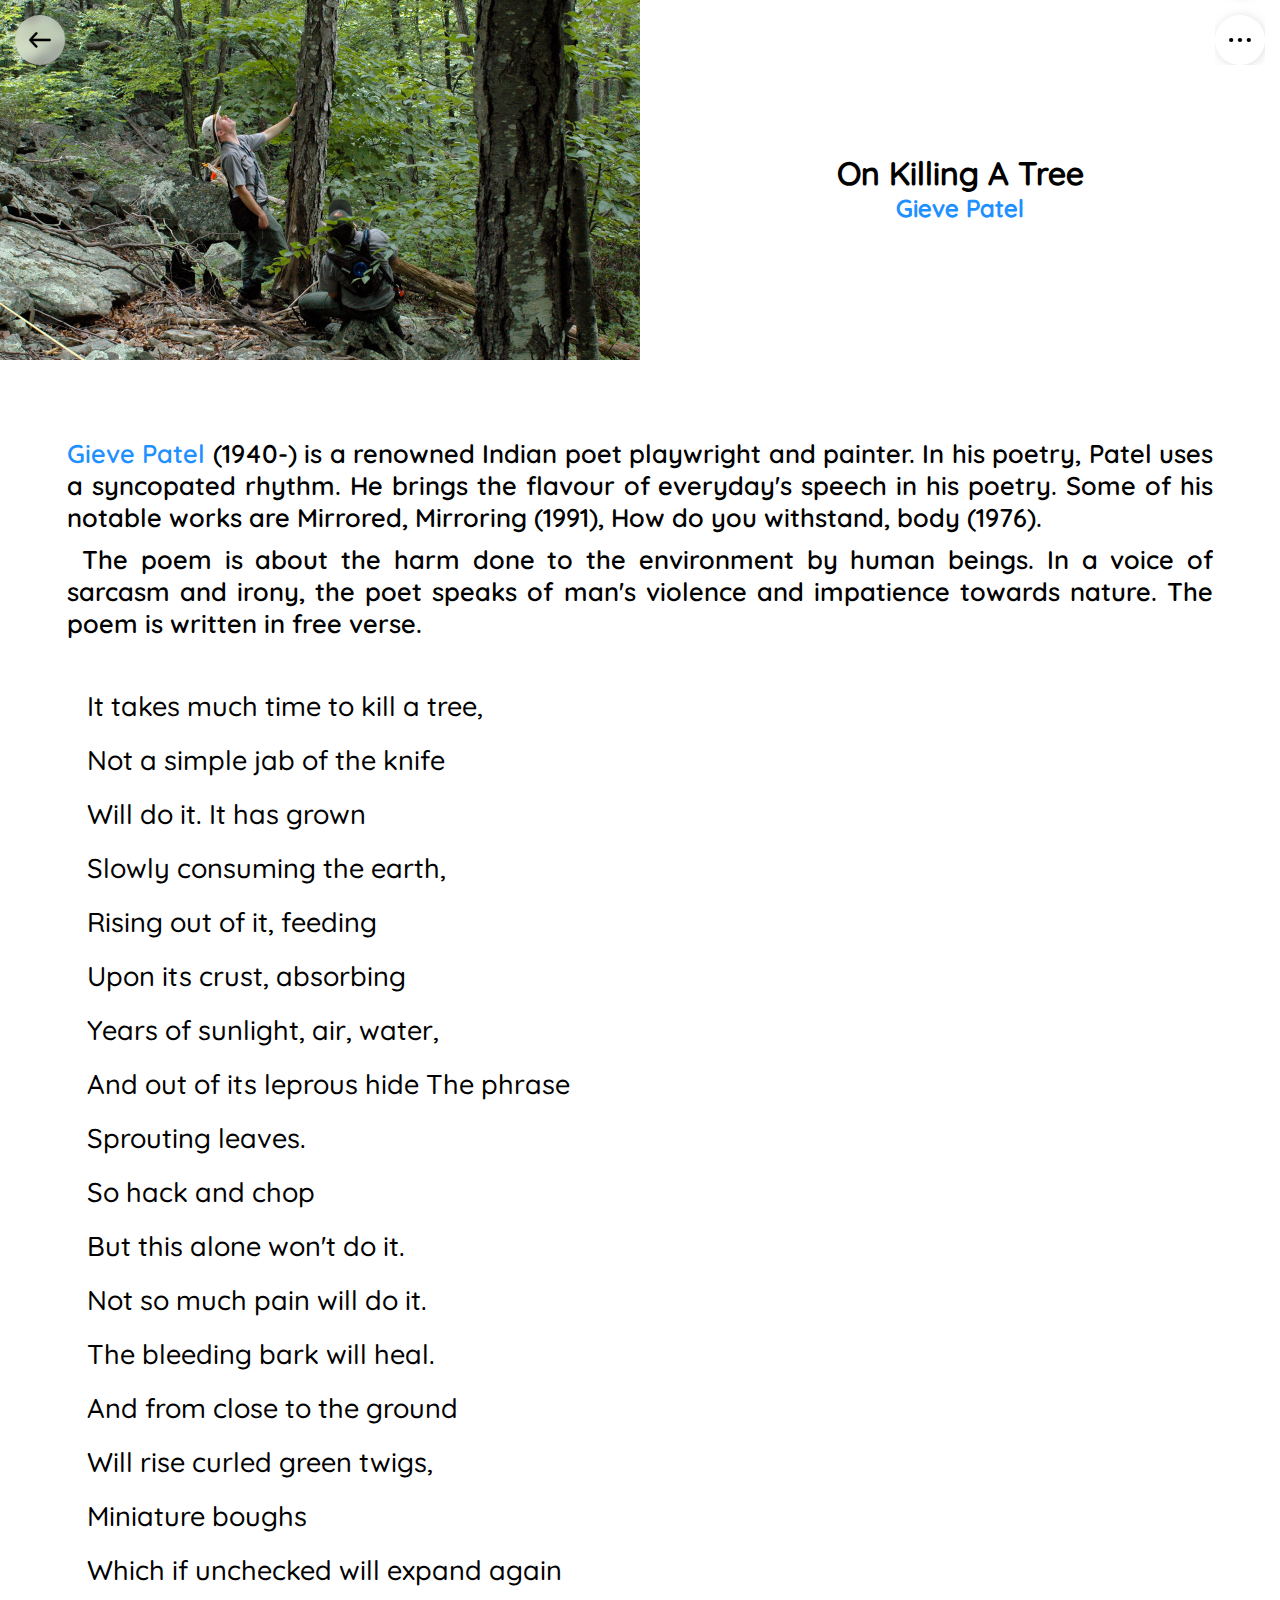
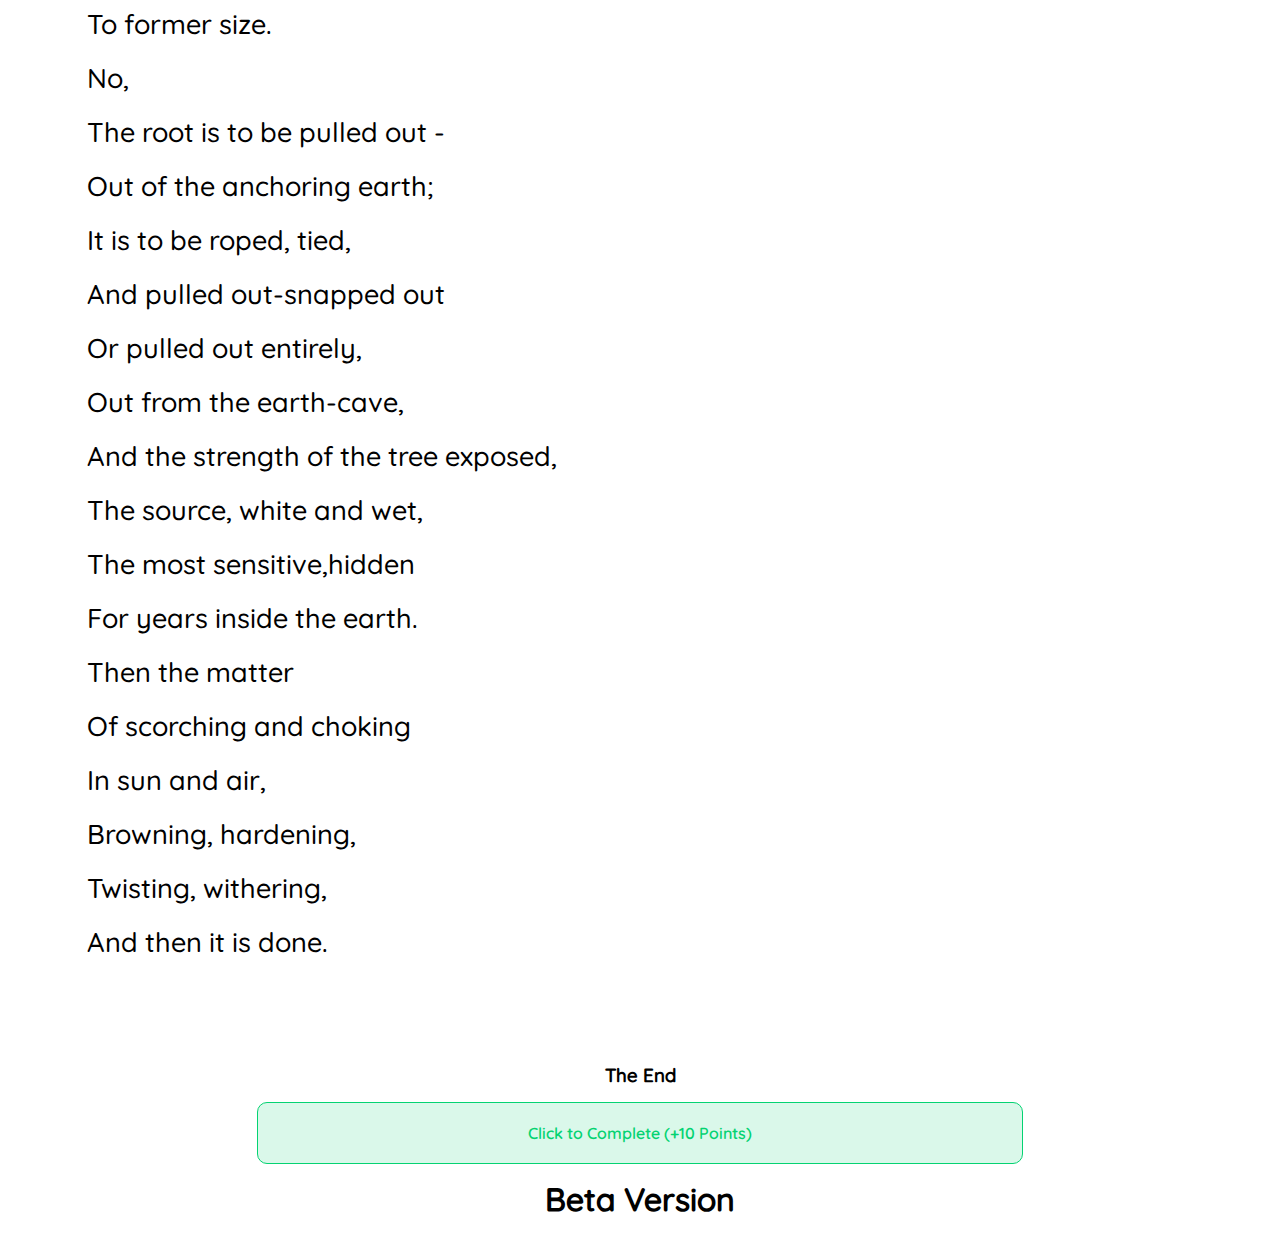
<file: read4.html>
<!DOCTYPE html>
<html lang="en">
<head>
    <meta charset="UTF-8">
    <meta http-equiv="X-UA-Compatible" content="IE=edge">
    <meta name="viewport" content="width=device-width, initial-scale=1.0">
    <title>Document</title>
    <link rel="stylesheet" href="common.css">
    <link rel="stylesheet" href="read.css">
    <link rel="stylesheet" href="fonts.css">
    <script src="jquery.js"></script>

</head>
<body>
<div class="main ">

    <header>
        <div class="backDiv pressS" onclick="$d.openPage('back');">
            <img src="icons/back.svg" alt="back" >
        </div>

        <div class="optionsDiv" id="options">
            <div class="option pressS cursorPoint" onclick="switchFullScreen()">
                <img src="icons/fullscreenOn.svg" alt="More" style="width: 30%;" id="fullscreen">
            </div>

            <div class="option pressS cursorPoint">
                <img src="icons/starBlack.svg" alt="More">
            </div>

            <div class="option pressS cursorPoint">
                <img src="icons/language.svg" alt="More">
            </div>
            
            <div class="option pressS cursorPoint" onclick="openFontSettingWindow()">
                <h3 style="font-size:25px;">A</h3>
            </div>
            <div class="option pressS cursorPoint">
                <img src="icons/pencilBlack.svg" alt="More">
            </div>
            <div class="option pressS cursorPoint" onclick="readingMode()">
                <img src="icons/eye.svg" alt="More">
            </div>
            <div class="option pressS cursorPoint" onclick="switchDarkThemeRead()">
                <img src="icons/sunBlack.svg" alt="More" >
            </div>
            <div class="option pressS cursorPoint" onclick="clickedMore()">
                <img src="icons/3dot.svg" alt="More" id="more">
            </div>
        </div>

        <img src="images/onKillingATree.jpg" alt="Chapter image" class="firstImage press">
        <div class="desc">
            <h1 class="heading press">On Killing A Tree </h1>
            <h2 class="center author press">Gieve Patel</h2>
        </div>
    </header>

    <div class="textDiv" onclick="clickedMore()">
        <p class="authDetail"> <span style="color:var(--color);">Gieve Patel </span>(1940-) is a renowned Indian poet playwright and painter. In his poetry, Patel uses a syncopated rhythm. He brings the flavour of everyday's speech in his poetry. Some of his notable works are Mirrored, Mirroring (1991), How do you withstand, body (1976).</p>
        <p class="authDetail" style="text-indent: 15px;">The poem is about the harm done to the environment by human beings. In a voice of sarcasm and irony, the poet speaks of man's violence and impatience towards nature. The poem is written in free verse.</p>        
        <br>
        <div class="mainText">
            <p class="text">It takes much time to kill a tree,</p>
            <p class="text">Not a simple jab of the knife</p>
            <p class="text">Will do it. It has grown</p>
            <p class="text">Slowly consuming the earth,</p>
            <p class="text">Rising out of it, feeding</p>
            <p class="text">Upon its crust, absorbing</p>
            <p class="text">Years of sunlight, air, water,</p>
            <p class="text">And out of its leprous hide The phrase</p>
            <p class="text">Sprouting leaves.</p>
            <p class="text">So hack and chop  </p>
            <p class="text">But this alone won't do it.</p>                
            <p class="text">Not so much pain will do it.</p>
            <p class="text">The bleeding bark will heal.</p>
            <p class="text">And from close to the ground</p>
            <p class="text">Will rise curled green twigs,</p>
            <p class="text">Miniature boughs</p>
            <p class="text">Which if unchecked will expand again</p>
            <p class="text">To former size.</p>
            <p class="text">No,</p>
            <p class="text">The root is to be pulled out -</p>
            <p class="text">Out of the anchoring earth;</p>
            <p class="text">It is to be roped, tied,</p>
            <p class="text">And pulled out-snapped out</p>
            <p class="text">Or pulled out entirely,</p>
            <p class="text">Out from the earth-cave,</p>
            <p class="text">And the strength of the tree exposed,</p>
            <p class="text">The source, white and wet,</p>
            <p class="text">The most sensitive,hidden</p>
            <p class="text">For years inside the earth.</p>
            <p class="text">Then the matter</p>
            <p class="text">Of scorching and choking</p>
            <p class="text">In sun and air,</p>
            <p class="text">Browning, hardening,</p>
            <p class="text">Twisting, withering,</p>
            <p class="text">And then it is done.</p>
        </div>
    </div>
    <footer>
        <h3 class="center">The End</h3>
        <div class="done press b" style="border-color:rgb(4, 211, 114);">
            <p>Click to Complete (+10 Points)</p>
        </div>
        <!--div class="twoDiv">
            <div class="left b press aGrid" style="border-color: var(--color);color: var(--color);background-color:rgba(31, 143, 255, 0.15);">
                <h1>M.C.Q.</h1>
                <p>Coming Soon</p>
            </div>
            <div class="right b press aGrid" style="border-color: orangered;color:orangered;background-color:rgba(255, 68, 0, 0.15);">
                <h1>S.A.Q.</h1>
                <p>Coming Soon</p>
            </div>
        </div>
        
        <div class="oneDiv b press aGrid" style="border-color: rgb(4, 211, 114);color: rgb(4, 211, 114);background-color: rgba(4, 211, 114,0.15);">
            <h1>Quiz (100 MCQ)</h1>
            <p>Coming Soon || Complete quiz and get 150 points</p>
        </div>
    
        <div class="threeDiv">
            <div class="left b press aGrid" >
                <img src="images/ruskinBond.jpg" alt="Author Name" style="border-radius: 5px;">
                <h2 style="font-size: 1em;margin-top: 5px;" class="center">Ruskin Bond</h2>
            </div>
            <div class="right">
                <div class="top b press aGrid" style="color:brown;border-color: brown; background-color: rgba(222, 184, 135, 0.2);">
                    <h1>L.A.Q</h1>
                    <p>Coming soon</p>
                </div>
                <div class="bottom b press aGrid" style="border-color: rgb(4, 211, 114);color: rgb(4, 211, 114);background-color: rgba(4, 211, 114,0.15);">
                    
                </div>
            </div>
        </div>
        <div class="twoDiv">
            <div class="left b press aGrid" style="border-color: deeppink;background-color: rgba(255, 20, 145, 0.1);color: deeppink;">
                <h1>L.A.Q</h1>
                <p>Coming soon</p>
            </div>
            <div class="right b press aGrid" style="border-color: blueviolet;color: blueviolet;background-color: rgba(137, 43, 226, 0.2);">
            </div>
        </div-->
        <h1 class="center">Beta Version</h1>
        
    </footer>
    <div class="fontWindow">
        <h1 class="center">Font Settings</h1>
        <h4>Font Size : </h4>
        <div class="controls">
            <div onclick="fontSize('-');" class="cursorPoint">-</div>
            <div id="fontSize" class="cursorPoint">25</div>
            <div onclick="fontSize('+');" class="cursorPoint">+</div>
        </div>
        <h4 style="margin-bottom: 25px;">Font Width : </h4>
        <p class="center press cursorPoint" style="font-family: qm;" onclick="applyFont('qm')">Light</p>
        <p class="center press cursorPoint" style="font-family: qsb;" onclick="applyFont('qsb')">Medium</p>
        <p class="center press cursorPoint" style="font-family: qb;" onclick="applyFont('qb')">Bold</p>
        <p class="center press cursorPoint done" style="background-color: var(--color);color: white;border: none;" >Done</p>
    </div>


</div>



<script src="window.js"></script>
<script src="dark.js"></script>
<script src="common.js"></script>
<script src="read.js"></script>

</body>
</html>
</file>
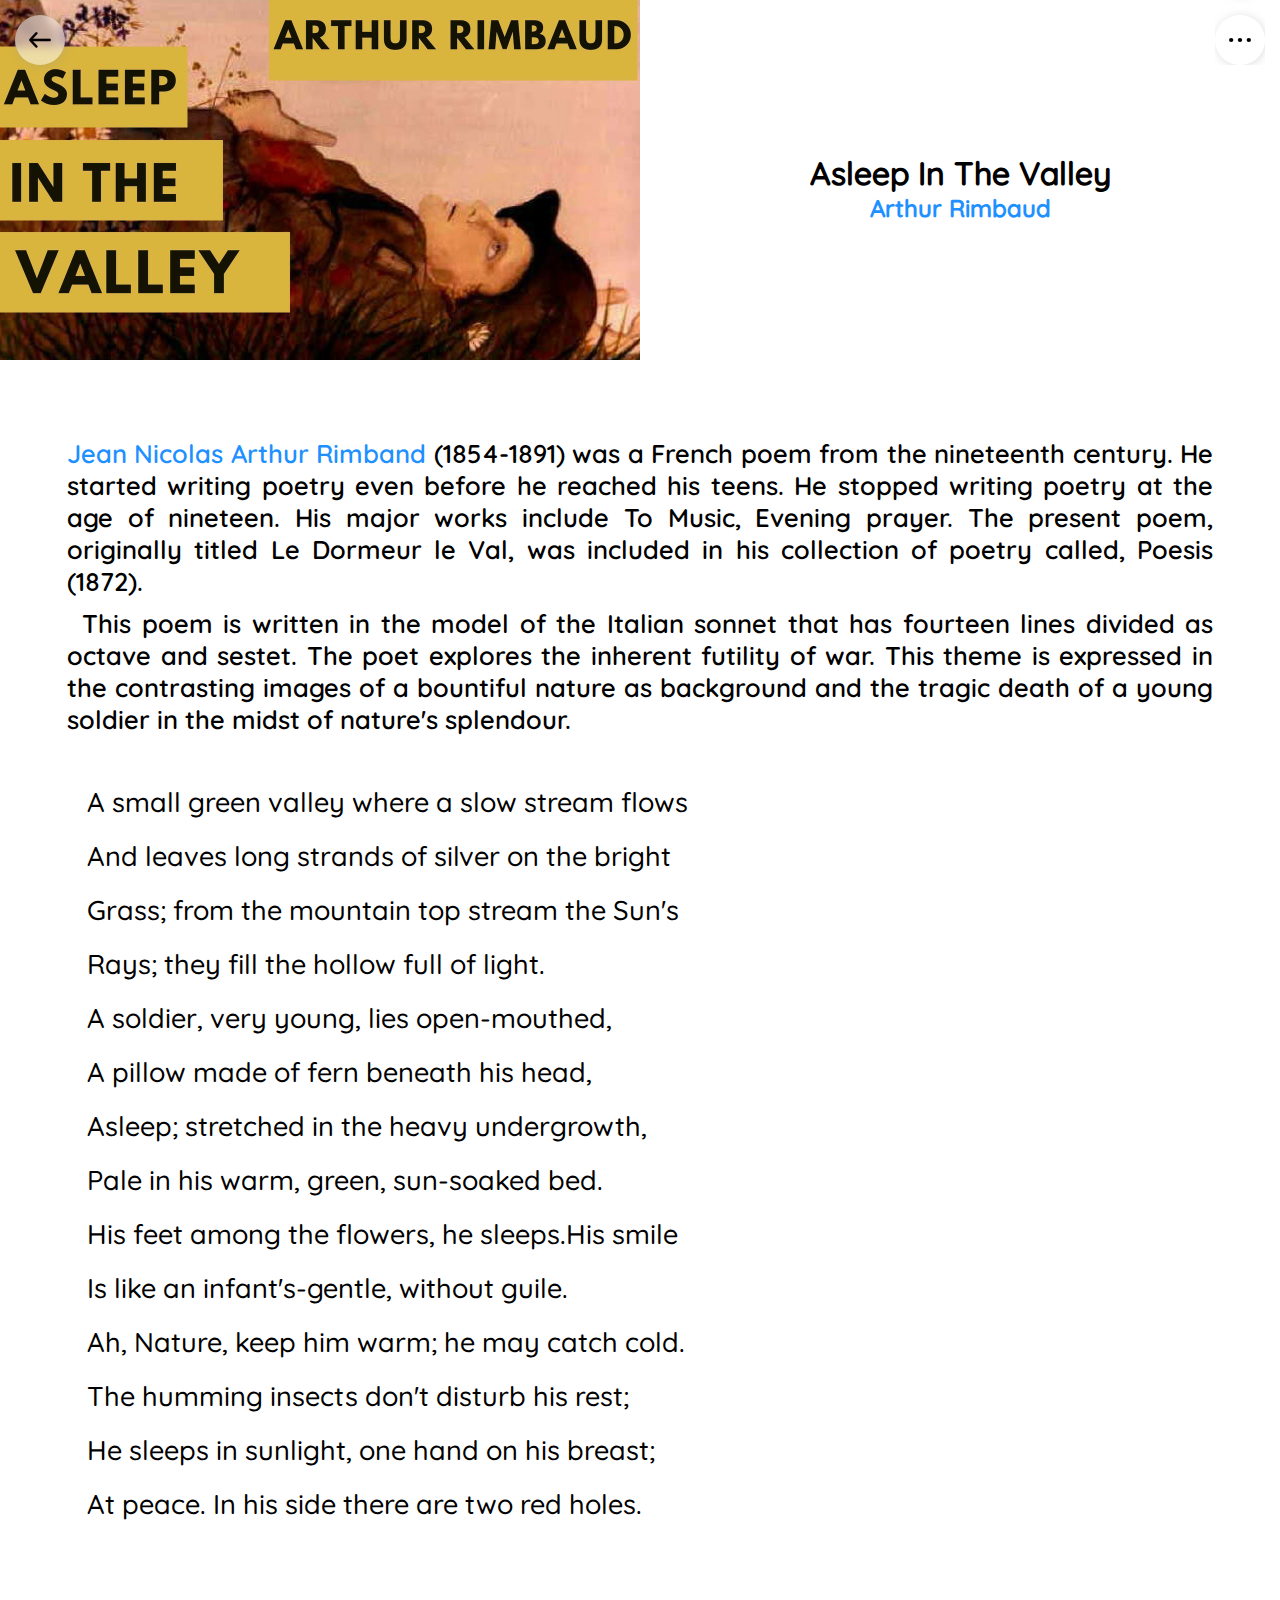
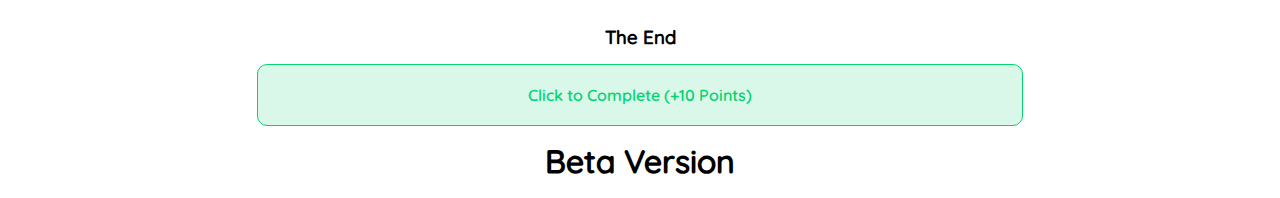
<file: read5.html>
<!DOCTYPE html>
<html lang="en">
<head>
    <meta charset="UTF-8">
    <meta http-equiv="X-UA-Compatible" content="IE=edge">
    <meta name="viewport" content="width=device-width, initial-scale=1.0">
    <title>Document</title>
    <link rel="stylesheet" href="common.css">
    <link rel="stylesheet" href="read.css">
    <link rel="stylesheet" href="fonts.css">
    <script src="jquery.js"></script>

</head>
<body>
<div class="main ">

    <header>
        <div class="backDiv pressS" onclick="$d.openPage('back');">
            <img src="icons/back.svg" alt="back" >
        </div>

        <div class="optionsDiv" id="options">
            <div class="option pressS cursorPoint" onclick="switchFullScreen()">
                <img src="icons/fullscreenOn.svg" alt="More" style="width: 30%;" id="fullscreen">
            </div>

            <div class="option pressS cursorPoint">
                <img src="icons/starBlack.svg" alt="More">
            </div>

            <div class="option pressS cursorPoint">
                <img src="icons/language.svg" alt="More">
            </div>
            
            <div class="option pressS cursorPoint" onclick="openFontSettingWindow()">
                <h3 style="font-size:25px;">A</h3>
            </div>
            <div class="option pressS cursorPoint">
                <img src="icons/pencilBlack.svg" alt="More">
            </div>
            <div class="option pressS cursorPoint" onclick="readingMode()">
                <img src="icons/eye.svg" alt="More">
            </div>
            <div class="option pressS cursorPoint" onclick="switchDarkThemeRead()">
                <img src="icons/sunBlack.svg" alt="More" >
            </div>
            <div class="option pressS cursorPoint" onclick="clickedMore()">
                <img src="icons/3dot.svg" alt="More" id="more">
            </div>
        </div>

        <img src="images/asleepInTheValley.jpg" alt="Chapter image" class="firstImage press">
        <div class="desc">
            <h1 class="heading press">Asleep In The Valley</h1>
            <h2 class="center author press">Arthur Rimbaud</h2>
        </div>
    </header>

    <div class="textDiv" onclick="clickedMore()">
        <p class="authDetail"> <span style="color:var(--color);">Jean Nicolas Arthur Rimband </span>
            (1854-1891) was a French poem from the nineteenth century. He started writing poetry even before he reached his teens. He stopped writing poetry at the age of nineteen. His major works include To Music, Evening prayer. The present poem, originally titled Le Dormeur le Val, was included in his collection of poetry called, Poesis (1872).</p>
        <p class="authDetail" style="text-indent: 15px;">This poem is written in the model of the Italian sonnet that has fourteen lines divided as octave and sestet. The poet explores the inherent futility of war. This theme is expressed in the contrasting images of a bountiful nature as background and the tragic death of a young soldier in the midst of nature's splendour.</p>
        <br>
        <div class="mainText">
            <p class="text">A small green valley where a slow stream flows</p>
            <p class="text">And leaves long strands of silver on the bright </p>
            <p class="text">Grass; from the mountain top stream the Sun's </p>
            <p class="text">Rays; they fill the hollow full of light.</p>
            <p class="text">A soldier, very young, lies open-mouthed,</p>
            <p class="text">A pillow made of fern beneath his head,</p>
            <p class="text">Asleep; stretched in the heavy undergrowth,</p>
            <p class="text">Pale in his warm, green, sun-soaked bed.</p>
            <p class="text">His feet among the flowers, he sleeps.His smile</p>
            <p class="text">Is like an infant's-gentle, without guile.</p>
            <p class="text">Ah, Nature, keep him warm; he may catch cold.</p>
            <p class="text">The humming insects don't disturb his rest;</p>
            <p class="text">He sleeps in sunlight, one hand on his breast;</p>
            <p class="text">At peace. In his side there are two red holes.</p>
        </div>
    </div>
    <footer>
        <h3 class="center">The End</h3>
        <div class="done press b" style="border-color:rgb(4, 211, 114);">
            <p>Click to Complete (+10 Points)</p>
        </div>
        <!--div class="twoDiv">
            <div class="left b press aGrid" style="border-color: var(--color);color: var(--color);background-color:rgba(31, 143, 255, 0.15);">
                <h1>M.C.Q.</h1>
                <p>Coming Soon</p>
            </div>
            <div class="right b press aGrid" style="border-color: orangered;color:orangered;background-color:rgba(255, 68, 0, 0.15);">
                <h1>S.A.Q.</h1>
                <p>Coming Soon</p>
            </div>
        </div>
        
        <div class="oneDiv b press aGrid" style="border-color: rgb(4, 211, 114);color: rgb(4, 211, 114);background-color: rgba(4, 211, 114,0.15);">
            <h1>Quiz (100 MCQ)</h1>
            <p>Coming Soon || Complete quiz and get 150 points</p>
        </div>
    
        <div class="threeDiv">
            <div class="left b press aGrid" >
                <img src="images/ruskinBond.jpg" alt="Author Name" style="border-radius: 5px;">
                <h2 style="font-size: 1em;margin-top: 5px;" class="center">Ruskin Bond</h2>
            </div>
            <div class="right">
                <div class="top b press aGrid" style="color:brown;border-color: brown; background-color: rgba(222, 184, 135, 0.2);">
                    <h1>L.A.Q</h1>
                    <p>Coming soon</p>
                </div>
                <div class="bottom b press aGrid" style="border-color: rgb(4, 211, 114);color: rgb(4, 211, 114);background-color: rgba(4, 211, 114,0.15);">
                    
                </div>
            </div>
        </div>
        <div class="twoDiv">
            <div class="left b press aGrid" style="border-color: deeppink;background-color: rgba(255, 20, 145, 0.1);color: deeppink;">
                <h1>L.A.Q</h1>
                <p>Coming soon</p>
            </div>
            <div class="right b press aGrid" style="border-color: blueviolet;color: blueviolet;background-color: rgba(137, 43, 226, 0.2);">
            </div>
        </div-->
        <h1 class="center">Beta Version</h1>
        
    </footer>
    <div class="fontWindow">
        <h1 class="center">Font Settings</h1>
        <h4>Font Size : </h4>
        <div class="controls">
            <div onclick="fontSize('-');" class="cursorPoint">-</div>
            <div id="fontSize" class="cursorPoint">25</div>
            <div onclick="fontSize('+');" class="cursorPoint">+</div>
        </div>
        <h4 style="margin-bottom: 25px;">Font Width : </h4>
        <p class="center press cursorPoint" style="font-family: qm;" onclick="applyFont('qm')">Light</p>
        <p class="center press cursorPoint" style="font-family: qsb;" onclick="applyFont('qsb')">Medium</p>
        <p class="center press cursorPoint" style="font-family: qb;" onclick="applyFont('qb')">Bold</p>
        <p class="center press cursorPoint done" style="background-color: var(--color);color: white;border: none;" >Done</p>
    </div>


</div>



<script src="window.js"></script>
<script src="dark.js"></script>
<script src="common.js"></script>
<script src="read.js"></script>

</body>
</html>
</file>
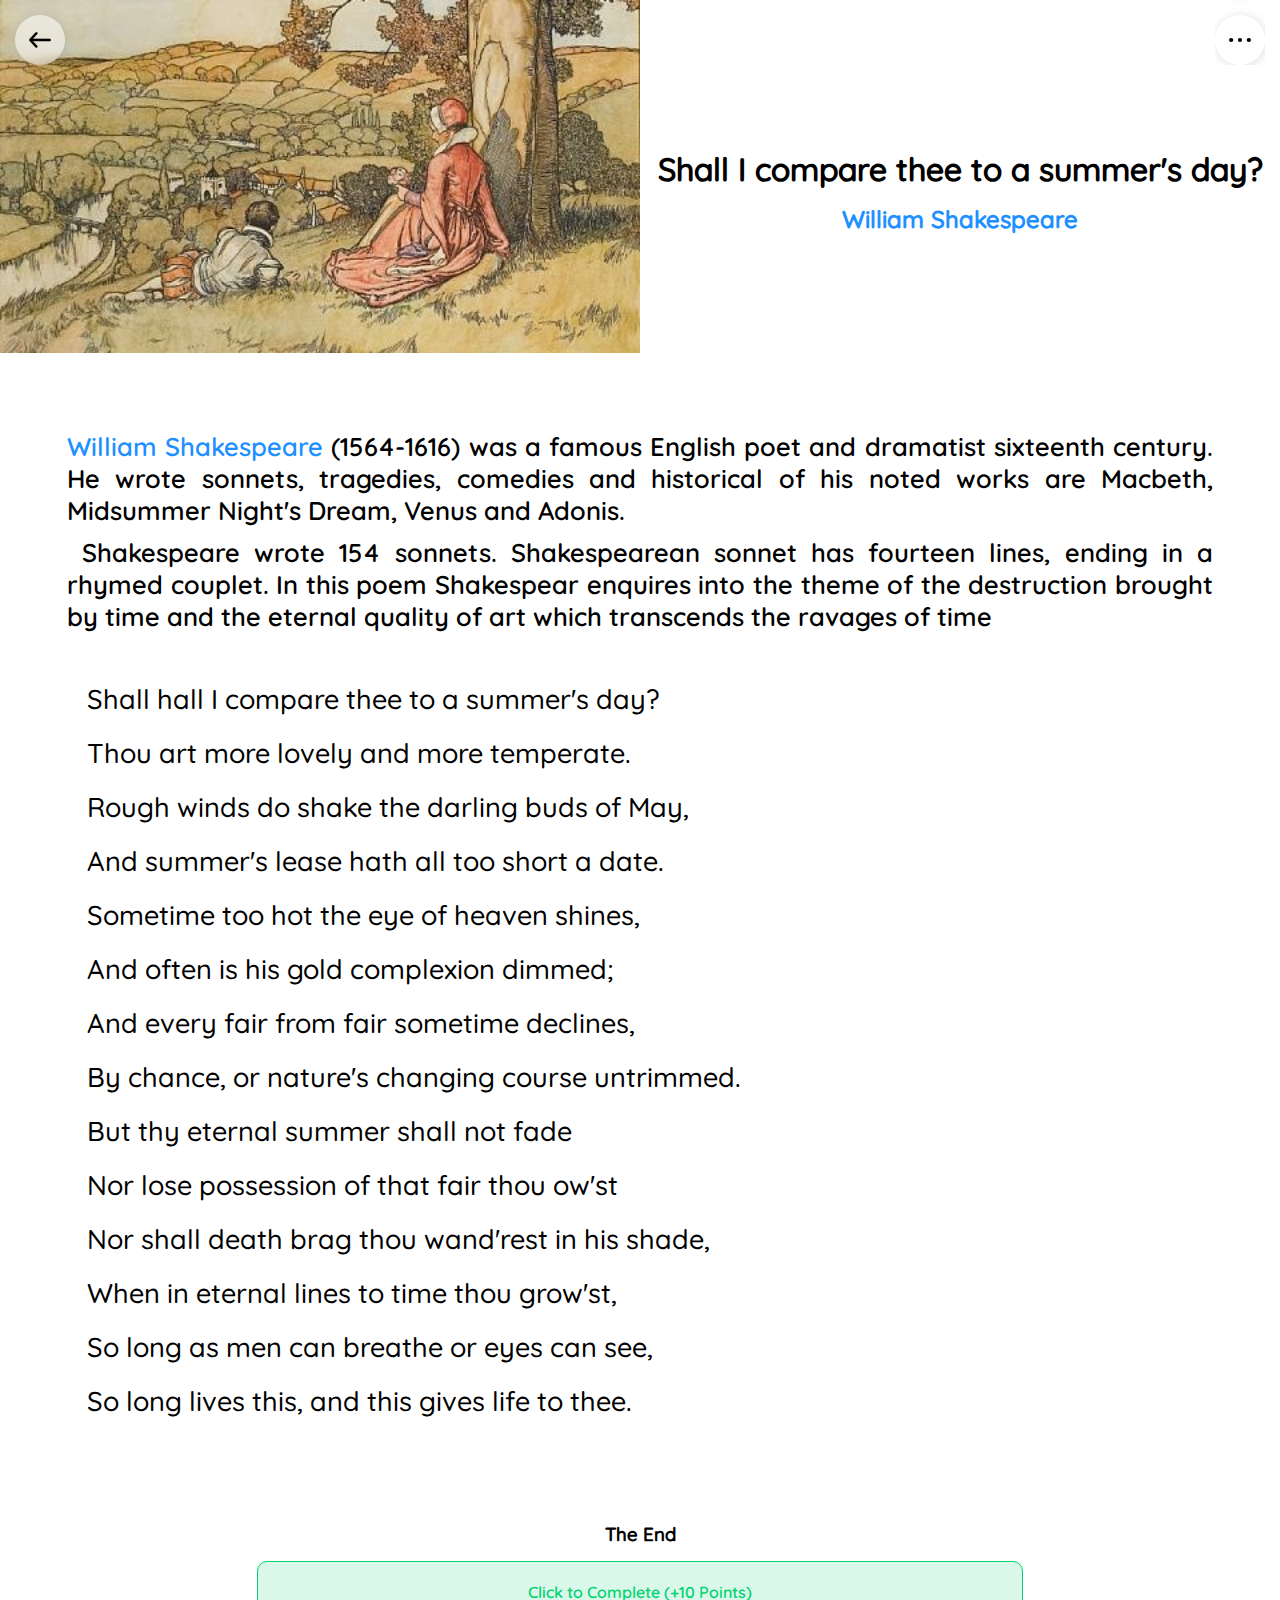
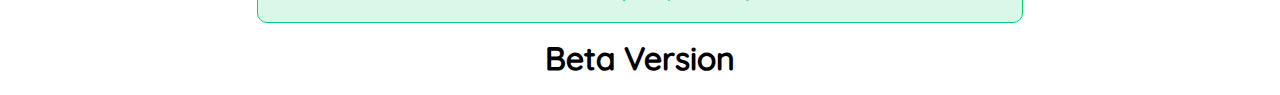
<file: read6.html>
<!DOCTYPE html>
<html lang="en">
<head>
    <meta charset="UTF-8">
    <meta http-equiv="X-UA-Compatible" content="IE=edge">
    <meta name="viewport" content="width=device-width, initial-scale=1.0">
    <title>Document</title>
    <link rel="stylesheet" href="common.css">
    <link rel="stylesheet" href="read.css">
    <link rel="stylesheet" href="fonts.css">
    <script src="jquery.js"></script>

</head>
<body>
<div class="main ">

    <header>
        <div class="backDiv pressS" onclick="$d.openPage('back');">
            <img src="icons/back.svg" alt="back" >
        </div>

        <div class="optionsDiv" id="options">
            <div class="option pressS cursorPoint" onclick="switchFullScreen()">
                <img src="icons/fullscreenOn.svg" alt="More" style="width: 30%;" id="fullscreen">
            </div>

            <div class="option pressS cursorPoint">
                <img src="icons/starBlack.svg" alt="More">
            </div>

            <div class="option pressS cursorPoint">
                <img src="icons/language.svg" alt="More">
            </div>
            
            <div class="option pressS cursorPoint" onclick="openFontSettingWindow()">
                <h3 style="font-size:25px;">A</h3>
            </div>
            <div class="option pressS cursorPoint">
                <img src="icons/pencilBlack.svg" alt="More">
            </div>
            <div class="option pressS cursorPoint" onclick="readingMode()">
                <img src="icons/eye.svg" alt="More">
            </div>
            <div class="option pressS cursorPoint" onclick="switchDarkThemeRead()">
                <img src="icons/sunBlack.svg" alt="More" >
            </div>
            <div class="option pressS cursorPoint" onclick="clickedMore()">
                <img src="icons/3dot.svg" alt="More" id="more">
            </div>
        </div>

        <img src="images/shallICompareThee.jpg" alt="Chapter image" class="firstImage press">
        <div class="desc">
            <h1 class="heading press" style="padding: 15px;">Shall I compare thee to a summer's day?</h1>
            <h2 class="center author press">William Shakespeare</h2>
        </div>
    </header>

    <div class="textDiv" onclick="clickedMore()">
        <p class="authDetail"> <span style="color:var(--color);">William Shakespeare </span>
            (1564-1616) was a famous English poet and dramatist sixteenth century. He wrote sonnets, tragedies, comedies and historical of his noted works are Macbeth, Midsummer Night's Dream, Venus and Adonis.
        </p>
        <p class="authDetail" style="text-indent: 15px;">Shakespeare wrote 154 sonnets. Shakespearean sonnet has fourteen lines, ending in a rhymed couplet. In this poem Shakespear enquires into the theme of the destruction brought by time and the eternal quality of art which transcends the ravages of time</p>
        <br>

        <div class="mainText">
            <p class="text">Shall hall I compare thee to a summer's day?</p>
            <p class="text">Thou art more lovely and more temperate.</p>
            <p class="text">Rough winds do shake the darling buds of May,</p>
            <p class="text">And summer's lease hath all too short a date.</p>
            <p class="text">Sometime too hot the eye of heaven shines,</p>
            <p class="text">And often is his gold complexion dimmed;</p>
            <p class="text">And every fair from fair sometime declines,</p>
            <p class="text">By chance, or nature's changing course untrimmed.</p>
            <p class="text">But thy eternal summer shall not fade</p>
            <p class="text">Nor lose possession of that fair thou ow'st</p>
            <p class="text">Nor shall death brag thou wand'rest in his shade,</p>
            <p class="text">When in eternal lines to time thou grow'st,</p>
            <p class="text">So long as men can breathe or eyes can see,</p>
            <p class="text">So long lives this, and this gives life to thee.</p>
        </div>
    </div>
    <footer>
        <h3 class="center">The End</h3>
        <div class="done press b" style="border-color:rgb(4, 211, 114);">
            <p>Click to Complete (+10 Points)</p>
        </div>
        <!--div class="twoDiv">
            <div class="left b press aGrid" style="border-color: var(--color);color: var(--color);background-color:rgba(31, 143, 255, 0.15);">
                <h1>M.C.Q.</h1>
                <p>Coming Soon</p>
            </div>
            <div class="right b press aGrid" style="border-color: orangered;color:orangered;background-color:rgba(255, 68, 0, 0.15);">
                <h1>S.A.Q.</h1>
                <p>Coming Soon</p>
            </div>
        </div>
        
        <div class="oneDiv b press aGrid" style="border-color: rgb(4, 211, 114);color: rgb(4, 211, 114);background-color: rgba(4, 211, 114,0.15);">
            <h1>Quiz (100 MCQ)</h1>
            <p>Coming Soon || Complete quiz and get 150 points</p>
        </div>
    
        <div class="threeDiv">
            <div class="left b press aGrid" >
                <img src="images/ruskinBond.jpg" alt="Author Name" style="border-radius: 5px;">
                <h2 style="font-size: 1em;margin-top: 5px;" class="center">Ruskin Bond</h2>
            </div>
            <div class="right">
                <div class="top b press aGrid" style="color:brown;border-color: brown; background-color: rgba(222, 184, 135, 0.2);">
                    <h1>L.A.Q</h1>
                    <p>Coming soon</p>
                </div>
                <div class="bottom b press aGrid" style="border-color: rgb(4, 211, 114);color: rgb(4, 211, 114);background-color: rgba(4, 211, 114,0.15);">
                    
                </div>
            </div>
        </div>
        <div class="twoDiv">
            <div class="left b press aGrid" style="border-color: deeppink;background-color: rgba(255, 20, 145, 0.1);color: deeppink;">
                <h1>L.A.Q</h1>
                <p>Coming soon</p>
            </div>
            <div class="right b press aGrid" style="border-color: blueviolet;color: blueviolet;background-color: rgba(137, 43, 226, 0.2);">
            </div>
        </div-->
        <h1 class="center">Beta Version</h1>
        
    </footer>
    <div class="fontWindow">
        <h1 class="center">Font Settings</h1>
        <h4>Font Size : </h4>
        <div class="controls">
            <div onclick="fontSize('-');" class="cursorPoint">-</div>
            <div id="fontSize" class="cursorPoint">25</div>
            <div onclick="fontSize('+');" class="cursorPoint">+</div>
        </div>
        <h4 style="margin-bottom: 25px;">Font Width : </h4>
        <p class="center press cursorPoint" style="font-family: qm;" onclick="applyFont('qm')">Light</p>
        <p class="center press cursorPoint" style="font-family: qsb;" onclick="applyFont('qsb')">Medium</p>
        <p class="center press cursorPoint" style="font-family: qb;" onclick="applyFont('qb')">Bold</p>
        <p class="center press cursorPoint done" style="background-color: var(--color);color: white;border: none;" >Done</p>
    </div>


</div>



<script src="window.js"></script>
<script src="dark.js"></script>
<script src="common.js"></script>
<script src="read.js"></script>

</body>
</html>
</file>
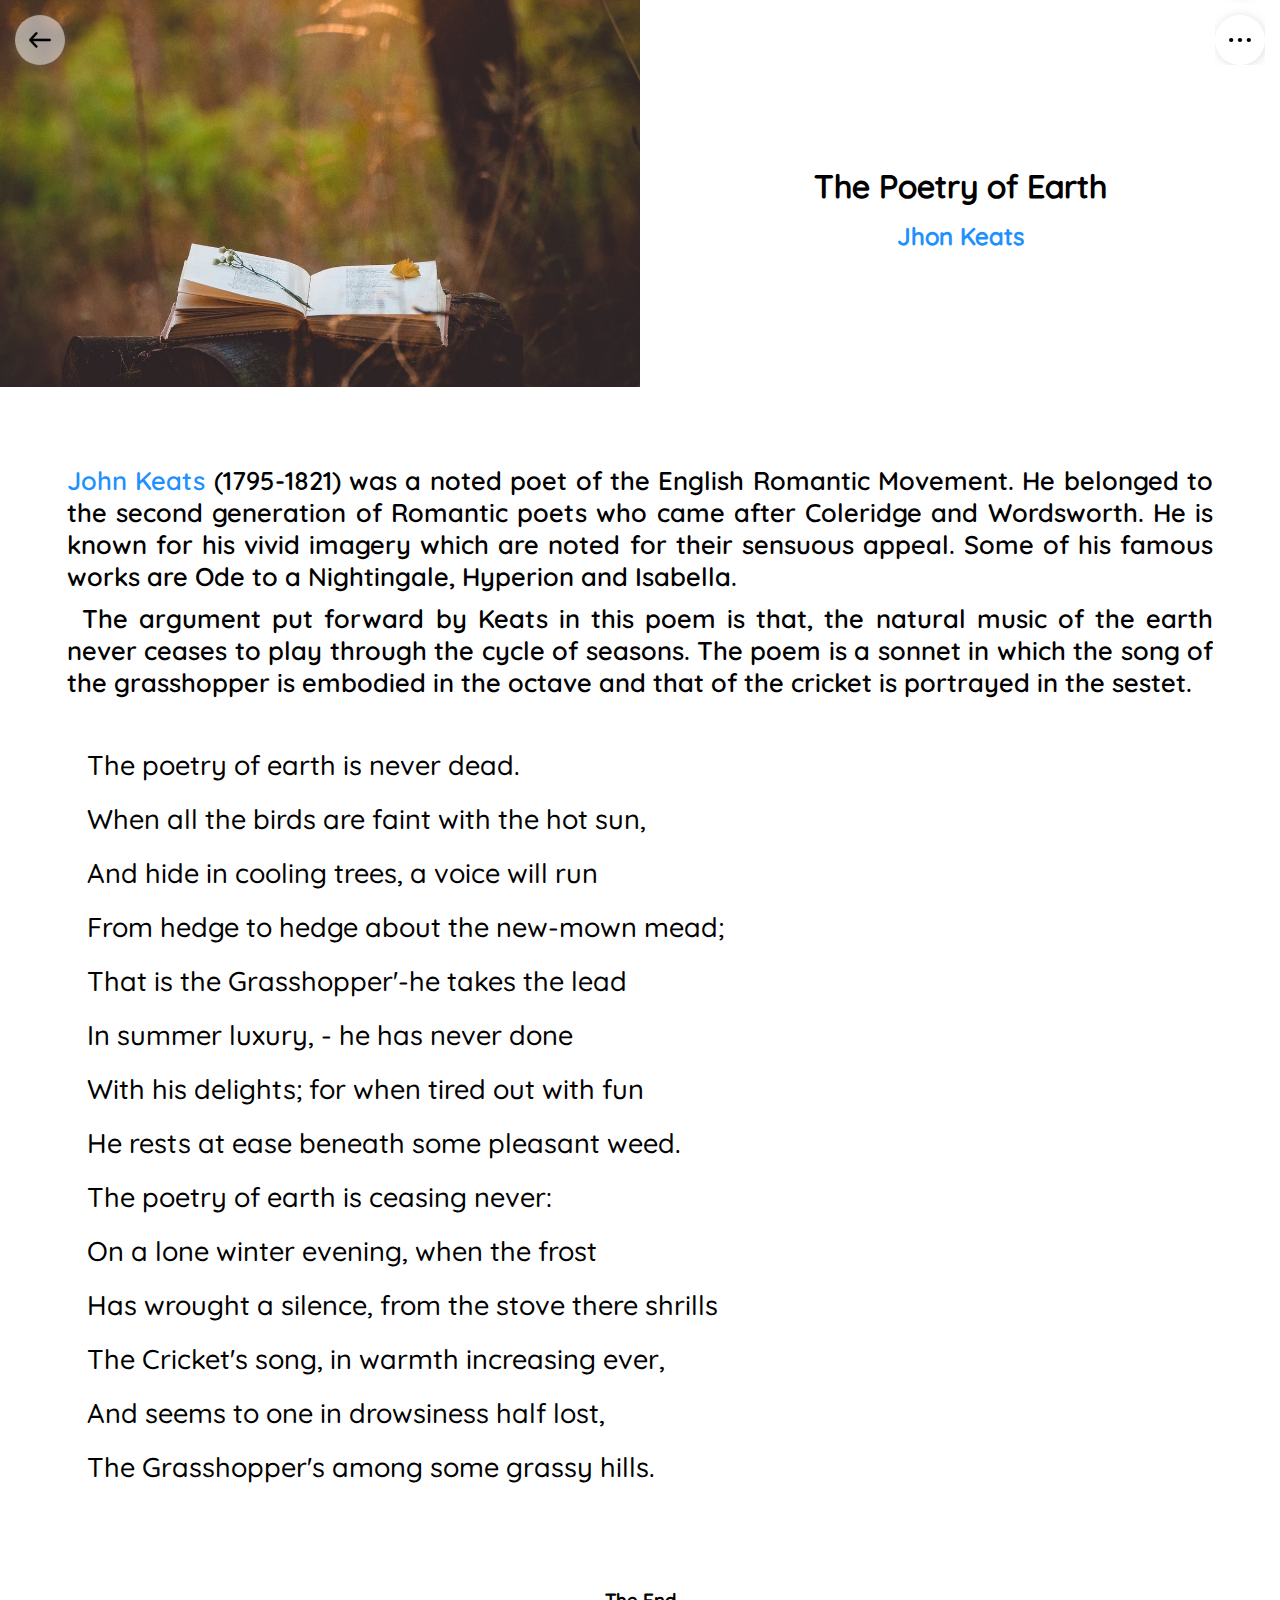
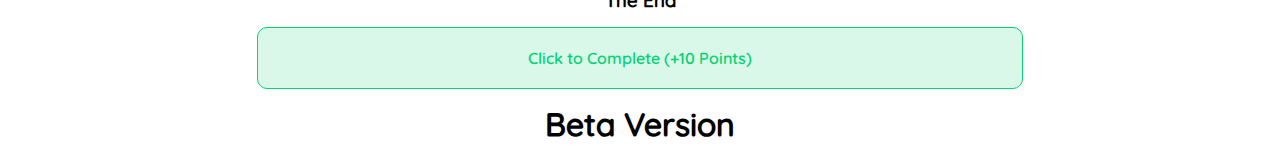
<file: read7.html>
<!DOCTYPE html>
<html lang="en">
<head>
    <meta charset="UTF-8">
    <meta http-equiv="X-UA-Compatible" content="IE=edge">
    <meta name="viewport" content="width=device-width, initial-scale=1.0">
    <title>Document</title>
    <link rel="stylesheet" href="common.css">
    <link rel="stylesheet" href="read.css">
    <link rel="stylesheet" href="fonts.css">
    <script src="jquery.js"></script>
</head>
<body>
<div class="main ">

    <header>
        <div class="backDiv pressS" onclick="$d.openPage('back');">
            <img src="icons/back.svg" alt="back" >
        </div>

        <div class="optionsDiv" id="options">
            <div class="option pressS cursorPoint" onclick="switchFullScreen()">
                <img src="icons/fullscreenOn.svg" alt="More" style="width: 30%;" id="fullscreen">
            </div>
            <div class="option pressS cursorPoint">
                <img src="icons/starBlack.svg" alt="More">
            </div>
            <div class="option pressS cursorPoint">
                <img src="icons/language.svg" alt="More">
            </div>
            <div class="option pressS cursorPoint" onclick="openFontSettingWindow()">
                <h3 style="font-size:25px;">A</h3>
            </div>
            <div class="option pressS cursorPoint">
                <img src="icons/pencilBlack.svg" alt="More">
            </div>
            <div class="option pressS cursorPoint" onclick="readingMode()">
                <img src="icons/eye.svg" alt="More">
            </div>
            <div class="option pressS cursorPoint" onclick="switchDarkThemeRead()">
                <img src="icons/sunBlack.svg" alt="More" >
            </div>
            <div class="option pressS cursorPoint" onclick="clickedMore()">
                <img src="icons/3dot.svg" alt="More" id="more">
            </div>
        </div>

        <img src="images/poerryOfEarth.jpg" alt="Chapter image" class="firstImage press">
        <div class="desc">
            <h1 class="heading press" style="padding: 15px;">The Poetry of Earth</h1>
            <h2 class="center author press">Jhon Keats</h2>
        </div>
    </header>
    <div class="textDiv" onclick="clickedMore()">
        <p class="authDetail"> <span style="color:var(--color);">John Keats </span>(1795-1821) was a noted poet of the English Romantic Movement. He belonged to the second generation of Romantic poets who came after Coleridge and Wordsworth. He is known for his vivid imagery which are noted for their sensuous appeal. Some of his famous works are Ode to a Nightingale, Hyperion and Isabella.</p>
        <p class="authDetail" style="text-indent: 15px;">The argument put forward by Keats in this poem is that, the natural music of the earth never ceases to play through the cycle of seasons. The poem is a sonnet in which the song of the grasshopper is embodied in the octave and that of the cricket is portrayed in the sestet.</p>
        <br>

        <div class="mainText">
            <p class="text">The poetry of earth is never dead.</p>
            <p class="text">When all the birds are faint with the hot sun,</p>
            <p class="text">And hide in cooling trees, a voice will run</p>
            <p class="text">From hedge to hedge about the new-mown mead;</p>
            <p class="text">That is the Grasshopper'-he takes the lead</p>
            <p class="text">In summer luxury, - he has never done</p>
            <p class="text">With his delights; for when tired out with fun</p>
            <p class="text">He rests at ease beneath some pleasant weed.</p>
            <p class="text">The poetry of earth is ceasing never:</p>
            <p class="text">On a lone winter evening, when the frost</p>
            <p class="text">Has wrought a silence, from the stove there shrills</p>
            <p class="text">The Cricket's song, in warmth increasing ever,</p>
            <p class="text">And seems to one in drowsiness half lost,</p>
            <p class="text">The Grasshopper's among some grassy hills.</p>
        </div>
    </div>
    <footer>
        <h3 class="center">The End</h3>
        <div class="done press b" style="border-color:rgb(4, 211, 114);">
            <p>Click to Complete (+10 Points)</p>
        </div>
        <!--div class="twoDiv">
            <div class="left b press aGrid" style="border-color: var(--color);color: var(--color);background-color:rgba(31, 143, 255, 0.15);">
                <h1>M.C.Q.</h1>
                <p>Coming Soon</p>
            </div>
            <div class="right b press aGrid" style="border-color: orangered;color:orangered;background-color:rgba(255, 68, 0, 0.15);">
                <h1>S.A.Q.</h1>
                <p>Coming Soon</p>
            </div>
        </div>
        
        <div class="oneDiv b press aGrid" style="border-color: rgb(4, 211, 114);color: rgb(4, 211, 114);background-color: rgba(4, 211, 114,0.15);">
            <h1>Quiz (100 MCQ)</h1>
            <p>Coming Soon || Complete quiz and get 150 points</p>
        </div>
    
        <div class="threeDiv">
            <div class="left b press aGrid" >
                <img src="images/ruskinBond.jpg" alt="Author Name" style="border-radius: 5px;">
                <h2 style="font-size: 1em;margin-top: 5px;" class="center">Ruskin Bond</h2>
            </div>
            <div class="right">
                <div class="top b press aGrid" style="color:brown;border-color: brown; background-color: rgba(222, 184, 135, 0.2);">
                    <h1>L.A.Q</h1>
                    <p>Coming soon</p>
                </div>
                <div class="bottom b press aGrid" style="border-color: rgb(4, 211, 114);color: rgb(4, 211, 114);background-color: rgba(4, 211, 114,0.15);">
                    
                </div>
            </div>
        </div>
        <div class="twoDiv">
            <div class="left b press aGrid" style="border-color: deeppink;background-color: rgba(255, 20, 145, 0.1);color: deeppink;">
                <h1>L.A.Q</h1>
                <p>Coming soon</p>
            </div>
            <div class="right b press aGrid" style="border-color: blueviolet;color: blueviolet;background-color: rgba(137, 43, 226, 0.2);">
            </div>
        </div-->
        <h1 class="center">Beta Version</h1>
        
    </footer>
    <div class="fontWindow">
        <h1 class="center">Font Settings</h1>
        <h4>Font Size : </h4>
        <div class="controls">
            <div onclick="fontSize('-');" class="cursorPoint">-</div>
            <div id="fontSize" class="cursorPoint">25</div>
            <div onclick="fontSize('+');" class="cursorPoint">+</div>
        </div>
        <h4 style="margin-bottom: 25px;">Font Width : </h4>
        <p class="center press cursorPoint" style="font-family: qm;" onclick="applyFont('qm')">Light</p>
        <p class="center press cursorPoint" style="font-family: qsb;" onclick="applyFont('qsb')">Medium</p>
        <p class="center press cursorPoint" style="font-family: qb;" onclick="applyFont('qb')">Bold</p>
        <p class="center press cursorPoint done" style="background-color: var(--color);color: white;border: none;" >Done</p>
    </div>


</div>



<script src="window.js"></script>
<script src="dark.js"></script>
<script src="common.js"></script>
<script src="read.js"></script>

</body>
</html>
</file>
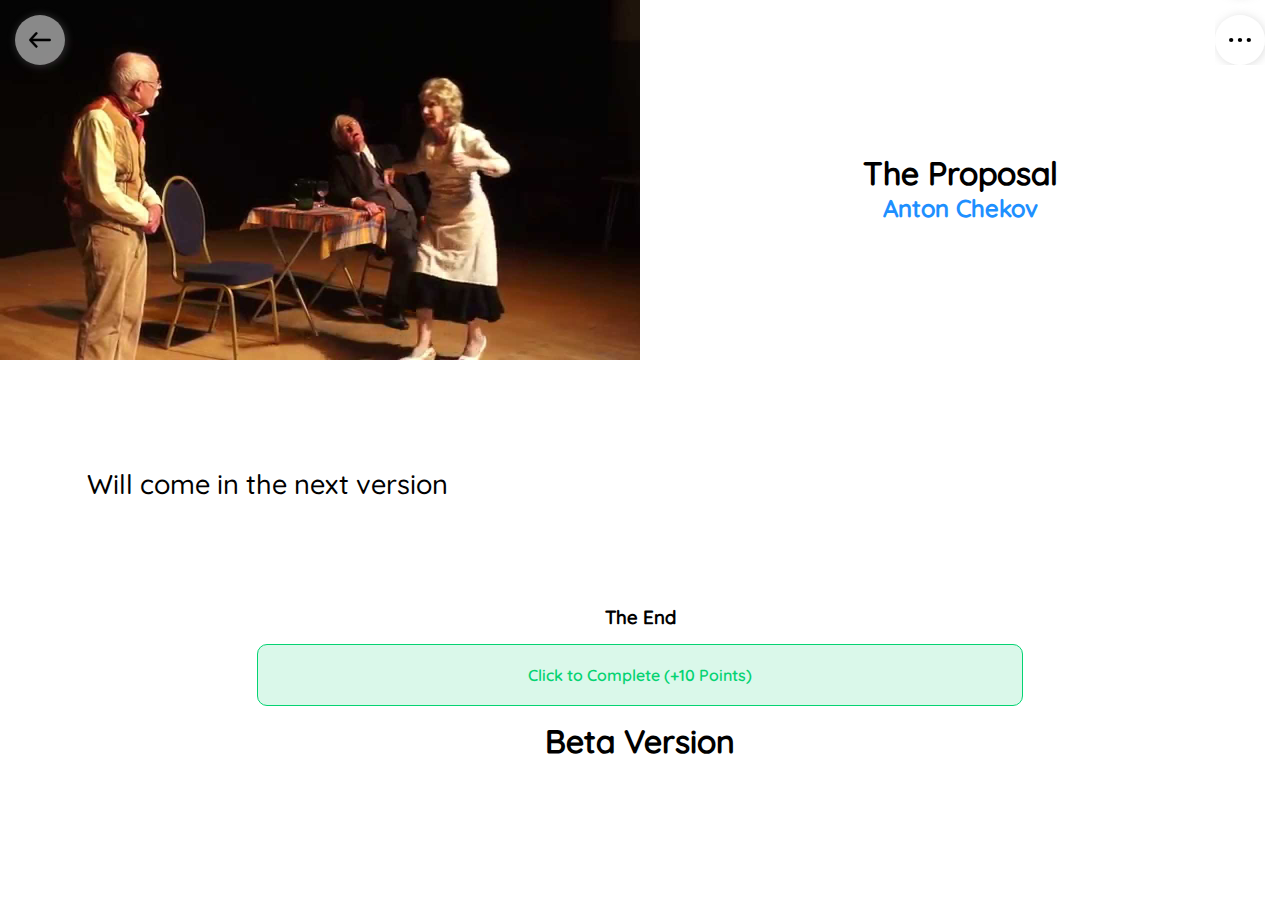
<file: read8.html>
<!DOCTYPE html>
<html lang="en">
<head>
    <meta charset="UTF-8">
    <meta http-equiv="X-UA-Compatible" content="IE=edge">
    <meta name="viewport" content="width=device-width, initial-scale=1.0">
    <title>Document</title>
    <link rel="stylesheet" href="common.css">
    <link rel="stylesheet" href="read.css">
    <link rel="stylesheet" href="fonts.css">
    <script src="jquery.js"></script>

</head>
<body>
<div class="main ">

    <header>
        <div class="backDiv pressS" onclick="$d.openPage('back');">
            <img src="icons/back.svg" alt="back" >
        </div>

        <div class="optionsDiv" id="options">
            <div class="option pressS cursorPoint" onclick="switchFullScreen()">
                <img src="icons/fullscreenOn.svg" alt="More" style="width: 30%;" id="fullscreen">
            </div>

            <div class="option pressS cursorPoint">
                <img src="icons/starBlack.svg" alt="More">
            </div>

            <div class="option pressS cursorPoint">
                <img src="icons/language.svg" alt="More">
            </div>
            
            <div class="option pressS cursorPoint" onclick="openFontSettingWindow()">
                <h3 style="font-size:25px;">A</h3>
            </div>
            <div class="option pressS cursorPoint">
                <img src="icons/pencilBlack.svg" alt="More">
            </div>
            <div class="option pressS cursorPoint" onclick="readingMode()">
                <img src="icons/eye.svg" alt="More">
            </div>
            <div class="option pressS cursorPoint" onclick="switchDarkThemeRead()">
                <img src="icons/sunBlack.svg" alt="More" >
            </div>
            <div class="option pressS cursorPoint" onclick="clickedMore()">
                <img src="icons/3dot.svg" alt="More" id="more">
            </div>
        </div>

        <img src="images/theProposal.jpg" alt="Chapter image" class="firstImage press">
        <div class="desc">
            <h1 class="heading press">The Proposal</h1>
            <h2 class="center author press">Anton Chekov</h2>
        </div>
    </header>

    <div class="textDiv" onclick="clickedMore()">

        <br>

        <div class="mainText">
           <p class="text">Will come in the next version</p>
        </div>
    </div>
    <footer>
        <h3 class="center">The End</h3>
        <div class="done press b" style="border-color:rgb(4, 211, 114);">
            <p>Click to Complete (+10 Points)</p>
        </div>
        <!--div class="twoDiv">
            <div class="left b press aGrid" style="border-color: var(--color);color: var(--color);background-color:rgba(31, 143, 255, 0.15);">
                <h1>M.C.Q.</h1>
                <p>Coming Soon</p>
            </div>
            <div class="right b press aGrid" style="border-color: orangered;color:orangered;background-color:rgba(255, 68, 0, 0.15);">
                <h1>S.A.Q.</h1>
                <p>Coming Soon</p>
            </div>
        </div>
        
        <div class="oneDiv b press aGrid" style="border-color: rgb(4, 211, 114);color: rgb(4, 211, 114);background-color: rgba(4, 211, 114,0.15);">
            <h1>Quiz (100 MCQ)</h1>
            <p>Coming Soon || Complete quiz and get 150 points</p>
        </div>
    
        <div class="threeDiv">
            <div class="left b press aGrid" >
                <img src="images/ruskinBond.jpg" alt="Author Name" style="border-radius: 5px;">
                <h2 style="font-size: 1em;margin-top: 5px;" class="center">Ruskin Bond</h2>
            </div>
            <div class="right">
                <div class="top b press aGrid" style="color:brown;border-color: brown; background-color: rgba(222, 184, 135, 0.2);">
                    <h1>L.A.Q</h1>
                    <p>Coming soon</p>
                </div>
                <div class="bottom b press aGrid" style="border-color: rgb(4, 211, 114);color: rgb(4, 211, 114);background-color: rgba(4, 211, 114,0.15);">
                    
                </div>
            </div>
        </div>
        <div class="twoDiv">
            <div class="left b press aGrid" style="border-color: deeppink;background-color: rgba(255, 20, 145, 0.1);color: deeppink;">
                <h1>L.A.Q</h1>
                <p>Coming soon</p>
            </div>
            <div class="right b press aGrid" style="border-color: blueviolet;color: blueviolet;background-color: rgba(137, 43, 226, 0.2);">
            </div>
        </div-->
        <h1 class="center">Beta Version</h1>
        
    </footer>
    <div class="fontWindow">
        <h1 class="center">Font Settings</h1>
        <h4>Font Size : </h4>
        <div class="controls">
            <div onclick="fontSize('-');" class="cursorPoint">-</div>
            <div id="fontSize" class="cursorPoint">25</div>
            <div onclick="fontSize('+');" class="cursorPoint">+</div>
        </div>
        <h4 style="margin-bottom: 25px;">Font Width : </h4>
        <p class="center press cursorPoint" style="font-family: qm;" onclick="applyFont('qm')">Light</p>
        <p class="center press cursorPoint" style="font-family: qsb;" onclick="applyFont('qsb')">Medium</p>
        <p class="center press cursorPoint" style="font-family: qb;" onclick="applyFont('qb')">Bold</p>
        <p class="center press cursorPoint done" style="background-color: var(--color);color: white;border: none;" >Done</p>
    </div>


</div>



<script src="window.js"></script>
<script src="dark.js"></script>
<script src="common.js"></script>
<script src="read.js"></script>

</body>
</html>
</file>
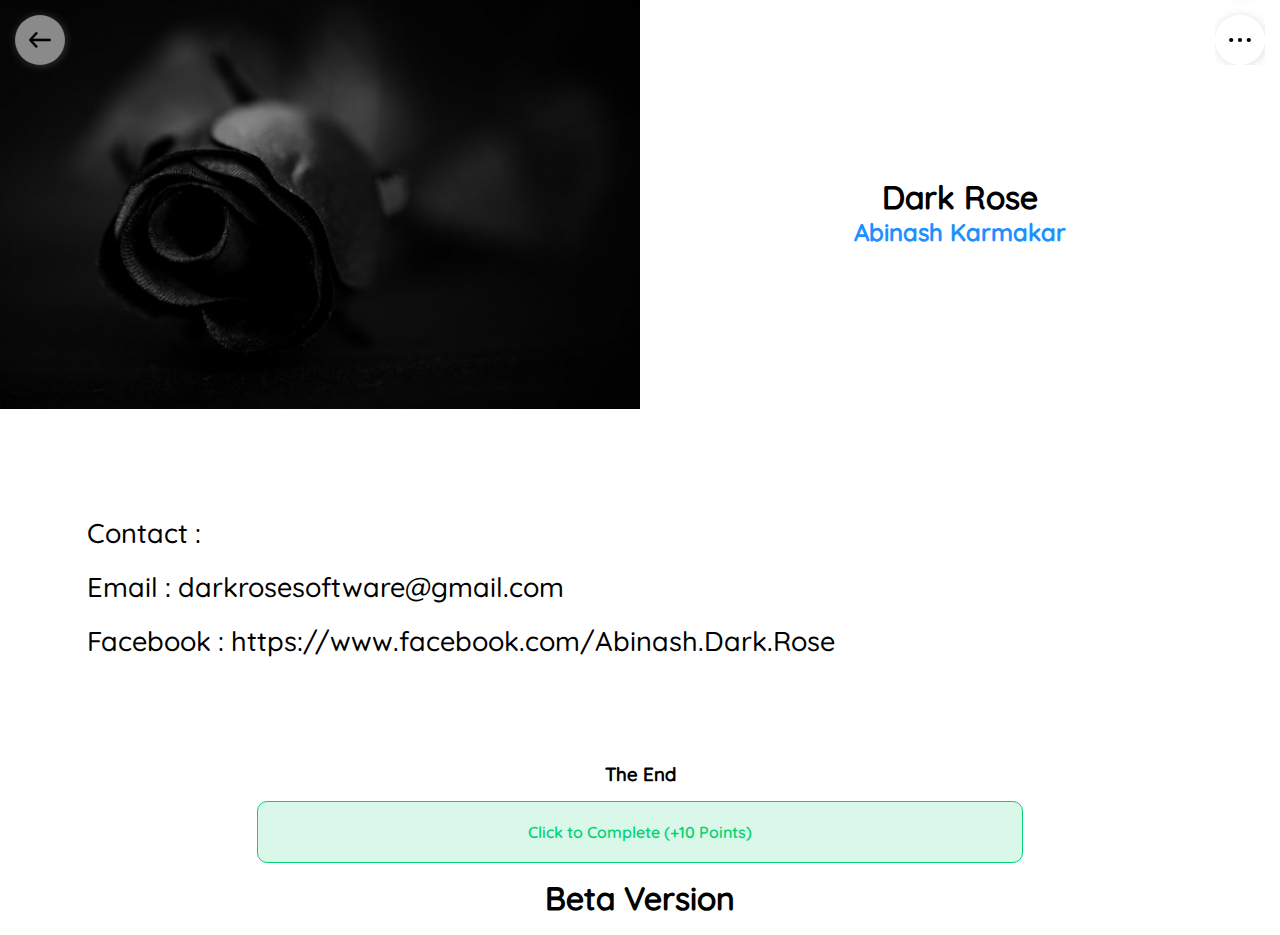
<file: read9.html>
<!DOCTYPE html>
<html lang="en">
<head>
    <meta charset="UTF-8">
    <meta http-equiv="X-UA-Compatible" content="IE=edge">
    <meta name="viewport" content="width=device-width, initial-scale=1.0">
    <title>Document</title>
    <link rel="stylesheet" href="common.css">
    <link rel="stylesheet" href="read.css">
    <link rel="stylesheet" href="fonts.css">
    <script src="jquery.js"></script>

</head>
<body>
<div class="main ">

    <header>
        <div class="backDiv pressS" onclick="$d.openPage('back');">
            <img src="icons/back.svg" alt="back" >
        </div>

        <div class="optionsDiv" id="options">
            <div class="option pressS cursorPoint" onclick="switchFullScreen()">
                <img src="icons/fullscreenOn.svg" alt="More" style="width: 30%;" id="fullscreen">
            </div>

            <div class="option pressS cursorPoint">
                <img src="icons/starBlack.svg" alt="More">
            </div>

            <div class="option pressS cursorPoint">
                <img src="icons/language.svg" alt="More">
            </div>
            
            <div class="option pressS cursorPoint" onclick="openFontSettingWindow()">
                <h3 style="font-size:25px;">A</h3>
            </div>
            <div class="option pressS cursorPoint">
                <img src="icons/pencilBlack.svg" alt="More">
            </div>
            <div class="option pressS cursorPoint" onclick="readingMode()">
                <img src="icons/eye.svg" alt="More">
            </div>
            <div class="option pressS cursorPoint" onclick="switchDarkThemeRead()">
                <img src="icons/sunBlack.svg" alt="More" >
            </div>
            <div class="option pressS cursorPoint" onclick="clickedMore()">
                <img src="icons/3dot.svg" alt="More" id="more">
            </div>
        </div>

        <img src="images/rose.jpg" alt="Chapter image" class="firstImage press">
        <div class="desc">
            <h1 class="heading press">Dark Rose</h1>
            <h2 class="center author press">Abinash Karmakar</h2>
        </div>
    </header>

    <div class="textDiv" onclick="clickedMore()"><br>
        <div class="mainText">
            <p class="text">Contact : </p>
            <p class="text">Email : darkrosesoftware@gmail.com</p>
            <p class="text">Facebook : https://www.facebook.com/Abinash.Dark.Rose</p>
        </div>
    </div>
    <footer>
        <h3 class="center">The End</h3>
        <div class="done press b" style="border-color:rgb(4, 211, 114);">
            <p>Click to Complete (+10 Points)</p>
        </div>

        <h1 class="center">Beta Version</h1>
        
    </footer>
    <div class="fontWindow">
        <h1 class="center">Font Settings</h1>
        <h4>Font Size : </h4>
        <div class="controls">
            <div onclick="fontSize('-');" class="cursorPoint">-</div>
            <div id="fontSize" class="cursorPoint">25</div>
            <div onclick="fontSize('+');" class="cursorPoint">+</div>
        </div>
        <h4 style="margin-bottom: 25px;">Font Width : </h4>
        <p class="center press cursorPoint" style="font-family: qm;" onclick="applyFont('qm')">Light</p>
        <p class="center press cursorPoint" style="font-family: qsb;" onclick="applyFont('qsb')">Medium</p>
        <p class="center press cursorPoint" style="font-family: qb;" onclick="applyFont('qb')">Bold</p>
        <p class="center press cursorPoint done" style="background-color: var(--color);color: white;border: none;" >Done</p>
    </div>


</div>



<script src="window.js"></script>
<script src="dark.js"></script>
<script src="common.js"></script>
<script src="read.js"></script>

</body>
</html>
</file>
<file: common.css>
*{
    margin: 0;
    padding: 0;
    box-sizing: border-box;

}
body{
    opacity: 0;
    transition: 0.5s opacity;
}
.center{
    text-align: center;
}
.line{
    height: 1px;
    width: 88%;
    background-color: var(--shadow-color);
    margin: 50px auto;
}
/* .main::-webkit-scrollbar {
    width: 3px;
}
.main::-webkit-scrollbar-track {
  background:var(--main-theme-color);
}

.main::-webkit-scrollbar-thumb {
  background: var(--sub-text-color2);
  border-radius: 100px;
}

.main::-webkit-scrollbar-thumb:hover {
  background:var(--sub-text-color);
}*/
@media screen and (min-width: 800px) {
    ::-webkit-scrollbar {
        width: 7px;
    }
}
html{
    scroll-behavior: smooth;
    background-color: var(--main-theme-color);
}
a{
    color: var(--color);
    text-decoration: none;
    cursor: default;
}
a:visited{
    color: var(--color);
}
.littleText a:active{
    text-decoration: underline;
}
</file>
<file: dark.css>
:root{
    --main-theme-color:white;
    --main-theme-color:black;

    --main-text-color:black;
    --main-text-color:white;

    --card-color:white;
    --card-color:#111;
    --theme-icon:invert(-1);
    --theme-icon:invert(1);

    --shadow-color:#00000020;
    --shadow-color:#ffffff55;

    --color:gold;
    --color:#70b8ff;

    --sub-text-color:#777;
    --sub-text-color:#ccc;
    --sub-text-color2:#aaa;
    --sub-text-color2:#ccc;

    --backdrop:#ffffff88;
    --backdrop:#00000088;

    --backdrop-light:#ffffff88;
    --backdrop-light:#000000bb;

    --backdrop-light2:#ffffffdd;
    --backdrop-light2:#000000aa;


    --shadow-color-light:#eee;
    --shadow-color-light:#ffffff20;
    --grid-border-color:#ddd;
    --grid-border-color:#555;
}
</file>
<file: main.css>
body{
    margin-bottom: 100px;
    /* transform: translateX(-90vw) translateY(90vh); */
    transition: 0.3s transform;
    opacity: 0;
    display: flex;
    justify-content: center;
    align-items: center;
    color: var(--main-text-color);
    background-color: var(--main-theme-color);
}
header{
    height:65px;
    width: 100%;
    background-color: var(--main-theme-color);
    display: flex;
    justify-content: space-between;
    align-items: center;
    padding:0 20px;
    position: sticky;
    top:-0.5px;
    background-color: var(--backdrop-light2);
    backdrop-filter:blur(20px);
    z-index:1000;
    transition: 0.1s linear top;
}
header h1{
    font-size: 2em;
    color: var(--main-text-color);
}
header img{
    width: 23px;
    height: auto;
    height: auto;
    transition: 0.1s ease-in-out transform;
    background-color: transparent;
    filter: var(--theme-icon);
}
header img:active{
    transform: scale(1.3);
    /*box-shadow: 0px 0px 100px 100px #ddd;*/
}
section{
    height: auto;
    width: 100%;
}
section .search{
    height: auto;
    width: 100%;
    display: flex;
    justify-content: center;
    align-items: center;
    position: sticky;
    top: -70px;
    background-color: var(--backdrop);
    backdrop-filter: blur(10px);
    transition: 0.1s linear top;
}
section .search input[type=search]{
    border: none;
    outline: none;
    width: 88%; 
    font-size: 0.95em;
    padding: 15px 15px 15px calc(15px + 1.1em + 8px);
    box-shadow: 0px 1px 8px 0px var(--shadow-color);
    margin: 10px 0 10px 0;
    border-radius:100px;
    background-color: var(--backdrop);
    font-family: qsb;
    color: var(--main-text-color);
    /* border: 1px solid var(--grid-border-color); */

}
section .search input[type=search]::-webkit-search-cancel-button{
    /* position:relative;
    right:20px;   */
    -webkit-appearance: none;
    height: 20px;
    width: 20px;
    border-radius:10px;
    background:url("icons/cross.svg") no-repeat center;
}  
::placeholder{
    color: var(--sub-text-color2);
}
section .search img{
    position: absolute;
    left:calc(6% + 15px);
    height:1.1em;
    width: auto;
}
section .option{
    width: 88%;
    height: auto;
    display: flex;
    margin: auto;
    justify-content:space-between;
    align-items: center;
    color: var(--main-text-color);
    border: 1px solid transparent;
    border-top-color: var(--sub-text-color2);
    border-bottom-color: var(--sub-text-color2);
}
section .link{
    margin-left: 6%;
    padding: 12px 18px;
    background-color: rgba(30, 143, 255, 0.15);
    display: inline-block;
    color: var(--color);
    margin-top: 10px;
    border-radius: 10px;
    font-family: qb;
    transition: 0.2s transform;
}
section .link:active{
    transform: scale(0.95);
}
section .appName{
    font-size:10vw;
    margin-top: 60px;
    color: var(--main-text-color);
}
section .heading{
    margin: 50px 0 10px 0;
    color:var(--main-text-color);
}
section .littleText{
    padding:0 calc(6% + 5px);
    text-align: justify;
    font-size: 0.8em;
    color: var(--sub-text-color);
    font-family: qsb;
}
section .bookCard{
    height: 200px;
    width: 88%;
    display: block;
    margin:25px auto 25px auto;
    background-color: var(--card-color);
    height: auto;
    min-height: 50px;
    border-radius: 12px;
    box-shadow: 1px 1px 8px 5px var(--shadow-color-light);
    overflow: hidden;
    transition: 0.4s;

}
section .bookCard:active{
    transform: scale(0.95);
}
section .bookCard img{
    width: 100%;
    height: auto;
    border-top-left-radius: 12px;
    border-top-right-radius: 12px;
}
section .bookCard .bottom{
    height: auto;
    width: 100%;
    display: flex;
    justify-content: center;
    align-items: center;
}
section .bookCard .description{
    width:85%;
    height: auto;
}
section .bookCard .title{
    font-size: 1.15em;
    font-family: qsb;
    color: var(--main-text-color);
    padding: 5px 0 0 15px;
}
section .bookCard .author{
    font-size: 0.8em;
    padding: 0 0 2px 15px;
    font-family: qsb;
    color: var(--color);
}
section .bookCard .text{
    padding: 0 0 20px 15px;
    font-size: 0.8em;
    color: var(--sub-text-color);
    font-family: qm;
}
section .bookCard .reaction{
    width:15%;
    height: inherit;
    display: flex;
    justify-content: center;
    align-items: center;

}
section .bookCard .reaction img{
    height:20px;
    width: auto;
}
section .nav{
    position: fixed;
    bottom: -61px;
    height: 60px;
    width: 100%;
    background-color: var(--color);
    color: white;
    font-family: qsb;
    display:flex;
    justify-content: space-around;
    align-items: center;
    transition: 0.1s linear bottom;
}
section #readLeft{
    background-color: rgba(30, 143, 255, 0.1);
    border-color: var(--color);
    color: var(--color);
}
section #darkSwitch{
    padding-left: 10px;
    color: var(--main-text-color);
    background-color: black;
}
section #darkSwitch h1{
    color: #ffe259;
}
section #darkSwitch p{
    font-family: qsb;
    color:white;
}
section #profile{
    display: flex;
    justify-content: center;
    align-items: center;
    flex-direction: column;
    padding: 17px;
    /* background-color: rgba(30, 143, 255, 0.1); */
    /* border-color: var(--color); */
}
section #profile .name{
    font-size: 1.5em;
}
section #profile img{
    width: 80px;
    height: auto;
    border-radius: 50%;
}
section #profile .text{
    font-family: qsb;
    color: var(--sub-text-color);
    font-size: 0.8em;
    text-align: center;
}
section #readStatus{
    overflow: hidden;
    display: flex;
    align-items: center;
    height: 50px;
    border-color: rgb(4, 211, 114);

}
section #readStatus .container{
    height: 98px;
    width:83%;
    background-color: rgba(4, 211, 114,0.25);
}
section #readStatus h1{
    position: absolute;
    text-align:center;
    color: var(--main-theme-color);
    color: rgb(4, 211, 114);
    transform: translateX(-50%);
    left: 50%;
}
section #note{
    background-color: rgb(138, 43, 226,0.15);
    border-color:blueviolet;
    display: flex;
    justify-content: flex-start;
    align-items:flex-start;
    flex-direction: column;
    padding: 10px;
    color: black;
    color: blueviolet;
}
section #note{
    font-family: qb;
}
section #note img{
    height: 25px;
    width: auto;
}
section #setting{
    background-color: rgba(255, 69, 0,0.15);
    border-color: orangered;
    display: flex;
    flex-direction: column;    
    justify-content: flex-start;
    align-items: flex-start;
    padding: 10px;
    color: orangered;
}
section #setting img{
    height: 25px;
}
section #setting p{
    font-family: qb;
}


@media screen and (min-width: 900px) {
    ::-webkit-scrollbar {
        width: 7px;
    }
    section .bookCard{
        cursor: pointer;
    }
    header img{
        cursor: pointer;
    }
    header h1{
        cursor: pointer;
    }
    section .link{
        cursor: pointer;
    }
    section .appName{
        cursor: pointer;
    }
    .main{
        width: 900px;
    }
    section .appName{
        font-size:90px;
    }
    section #readStatus h1{
        width:900px;
    }
}
</file>
<file: fonts.css>
/*@font-face {
    font-family:qr;
    src: url("fonts/Quicksand-Regular.ttf");
}*/
@font-face {
    font-family:qm;
    src: url("fonts/Quicksand-Medium.ttf");
}
/*@font-face {
    font-family:ql;
    src: url("fonts/Quicksand-Light.ttf");
}*/
@font-face {
    font-family:qb;
    src: url("fonts/Quicksand-Bold.ttf");
}
@font-face {
    font-family:qsb;
    src: url("fonts/Quicksand-SemiBold.ttf");
}
body{
    font-family: qm;
}
</file>
<file: grid.css>
.press{
    transition: 0.2s ease-out transform;
}
.press:active{
    transform: scale(0.95);
}

.grid.one,.grid.two,.grid.three{
    width: 88%;
    min-height: 100px;
    height: auto;
    display: block;
    margin:10px auto;
    border-radius: 10px;
}

.grid.two{
    display: flex;
    justify-content:space-between;
}
.grid.two>div{
    width:calc(50% - 5px);
    min-height: 100%;
    height: auto;
    border-radius: 10px;
    padding: 10px;
}
.grid.two>div p{
    font-family: qsb;
}

.grid.three{
    height: 210px;
    display: flex;
    justify-content:space-between;
    align-items: center;
}
.grid.three>div{
    width: calc(50% - 5px);
    height: 100%;
    border-radius: 10px;
}
.grid.three .right{
    display: flex;
    justify-content: space-between;
    flex-direction: column;
    align-items: center;
}
.grid.grid.three .right>div{
    display: flex;
    height: 100px;
    width: calc(100%);
    border-radius: 10px;
}
.b{
    border: 1px solid var(--grid-border-color);
}
</file>
<file: more.css>
body{
    background-color:var(--main-theme-color);
    color: var(--main-text-color);
    display: flex;
    justify-content: center;
    align-items: center;
}
.main{
    width: 100%;
    height: auto;
}
header{
    height: 70px;
    width: 100%;
    display: flex;
    align-items: center;
    font-family: qb;
    margin-bottom: 10px;
}
header p{
    font-size: 1.2em;
}
header img{
    height: 17px;
    width: auto;
    padding: 0 10px 0 20px;
    filter: var(--theme-icon);
}
.twoDiv{
    width: 85%;
    height: 100px;
    display: flex;
    margin: 10px auto;
    justify-content: space-between;
    align-items: center;
}
.twoDiv>div{
    height: 100px;
    width: calc(50% - 5px);
    border-radius: 10px;
}
.oneDiv{
    height: 100px;
    width: 85%;
    display: flex;
    margin: 5px auto;
    border-radius: 10px;
}

.threeDiv{
    height: auto;
    width: 85%;
    display: flex;
    margin: 10px auto;
    justify-content: space-between;
}
.threeDiv>div{
    height: 200px;
    width: calc(50% - 5px);
    border-radius: 10px;
}
.threeDiv .right{
    display: flex;
    flex-direction: column;
    justify-content: space-between;

}
.threeDiv .right>div{
    height: calc(50% - 5px);
    border-radius: 10px;
}


.b{
    border: 1px solid var(--sub-text-color2);
}
@media screen and (min-width:800px) {
    .main{
        width: 800px;
    }
    header img{
    padding: 0 10px 0 0px;
    }
    .oneDiv,.threeDiv,.twoDiv{
        width: 100%;
    }
}
</file>
<file: read.css>
body{
    color: var(--main-text-color);
    background-color: var(--main-theme-color);
}
.main{
    width: 100vw;
    height: auto;
    z-index:1005;
}
.readingMode{
    box-shadow: 0 0 0 100000px rgba(255, 217, 0, 0.178) inset;
}
*{
    padding: 0;
    margin: 0;
    box-sizing: border-box;
}
header{
    width: 100%;
    height: auto;
    display: flex;
    flex-direction: column;
}
header .backDiv{
    height: 50px;
    width: 50px;
    background-color: var(--backdrop-light);
    backdrop-filter: blur(5px);
    border-radius: 50%;
    box-shadow: 1px 1px 10px 0px #99999955;
    display: flex;
    justify-content: center;
    align-items: center;
    position: fixed;
    top: 15px;
    z-index:1000;
}
header .backDiv{
    left: 15px;
}


header .backDiv:hover{
    filter: brightness(0.8);
}
header .backDiv img{
    filter:var(--theme-icon);
    width:45%;
}
header .optionsDiv{
    height: calc(400px + 140px); /*  50*8  + 20*7*/
    width: 50px;
    position: fixed;
    background-color: transparent;
    /*top:px;*//*-250px - 80px + 15px + 47px*/
    /* top: 15px; */
    top:calc(-400px - 140px + 15px + 50px);
    right: 15px;
    display: flex;
    flex-direction: column;
    justify-content: space-between;
    align-items: center;
    transition: 0.2s ease-out top;
    z-index:1000;
    max-height: 100vh;
    overflow: show;
}
header .optionsDiv .option{
    height: 50px;
    width: 50px;
    background-color: var(--backdrop-light);
    backdrop-filter: blur(5px);
    box-shadow: 1px 1px 10px 0px #99999955;
    display: flex;
    justify-content: center;
    align-items: center;
    border-radius: 50%;
}
header .optionsDiv .option img{
    filter: var(--theme-icon);
    width: 45%;
}
#more{
    transition: 0.4s linear transform;
}


header .firstImage{
    width: 100%;
    height: auto;
    display: block;
    margin:0 auto 0px auto;
}
header .heading{
    text-align: center;
    margin: 30px auto 0px auto;
}
header .author{
    color: var(--color);
    margin: 0px auto 15px auto;
}

.textDiv{
    padding: 17px;
}
.textDiv .authDetail{
    text-align: justify;
    font-size: 1em;
    margin: 10px auto;
    color: var(--main-text-color);
}
/* .textDiv .mainText:first-child::first-letter{
    color: blue;
    
} */
.textDiv .mainText .text{
    font-size: 1.05em;
    text-indent: 20px;
    text-align: justify;
    margin: 20px auto;
}
footer{
    height: auto;
    width: 100%;
    padding: 17px;
}
footer .done{
    height: auto;
    width:100%;
    background-color: rgba(4, 211, 114,0.15);
    display: flex;
    margin:15px auto;
    border-radius: 10px;
    justify-content: center;
    align-items: center;
    color: rgb(4, 211, 114);
    font-family: qsb;
    padding: 20px;
}

.twoDiv{
    width: 100%;
    height: 100px;
    display: flex;
    margin: 10px auto;
    justify-content: space-between;
    align-items: center;
}
.twoDiv>div{
    height: 100px;
    width: calc(50% - 5px);
    border-radius: 10px;
}
.oneDiv{
    height: 100px;
    width: 100%;
    margin: 5px auto;
    border-radius: 10px;
}

.threeDiv{
    height: auto;
    width: 100%;
    display: flex;
    margin: 10px auto;
    justify-content: space-between;
}
.threeDiv>div{
    height: 200px;
    width: calc(50% - 5px);
    border-radius: 10px;
}
.threeDiv .right{
    display: flex;
    flex-direction: column;
    justify-content: space-between;

}
.threeDiv .right>div{
    height: calc(50% - 5px);
    border-radius: 10px;
}
.aGrid{
    padding: 15px;
    display: flex;
    justify-content: center;
    flex-direction: column;
}
.aGrid h1{
    font-size: 1.5em;
}
.aGrid p{
    font-family: qsb;
}
.b{
    border: 1px solid var(--sub-text-color2);
}



.fontWindow{
    height: auto;
    width: 85vw;
    position: fixed;
    top: 50%;
    left: 50%;
    background-color: var(--backdrop);
    backdrop-filter:blur(15px);
    transform: translate(-50%,-50%);
    border-radius: 10px;
    padding: 20px;
    border: 0.1px solid var(--sub-text-color);
    display: none;

}
.fontWindow h1{
    font-size: 1.3em;
}
.fontWindow .controls{
    height: auto;
    width: 100%;
    display: flex;
    justify-content:space-around;
    align-items: center;
}
.fontWindow .controls div{
    height: 50px;
    width: 50px;
    display: flex;
    border-radius: 50%;
    justify-content: center;
    align-items: center;
    font-size: 1.5em;
}
.fontWindow .controls div:active{
    background-color: var(--sub-text-color2);
}
.fontWindow p{
    padding: 15px;
    margin: 5px;
    font-family: qsb;
    border: 1px solid var(--sub-text-color);
    border-radius: 5px;
}
.cursorPoint{
    cursor: default;
}

@media screen and (min-width: 800px) {
    header{
        flex-direction: row;
    }
    header .firstImage{
        width: 50%;
    }
    header .desc{
        width: 50%;
        height: inherit;
        display: flex;
        justify-content: center;
        align-items: center;
        flex-direction: column;
    }
    *{
        overflow-x: hidden;
    }
    .textDiv{
        margin: 50px;
    }
    .textDiv .authDetail{
        font-size: 1.6em;
        font-family: qsb;
    }
    .textDiv .mainText .text{
        font-size: 1.7em;
    }
    footer{
        width: 800px;
        display: block;
        margin: auto;
    }
    .fontWindow{
        width: 500px;
    }
    .cursorPoint{
        cursor: pointer;
    }
}
</file>
